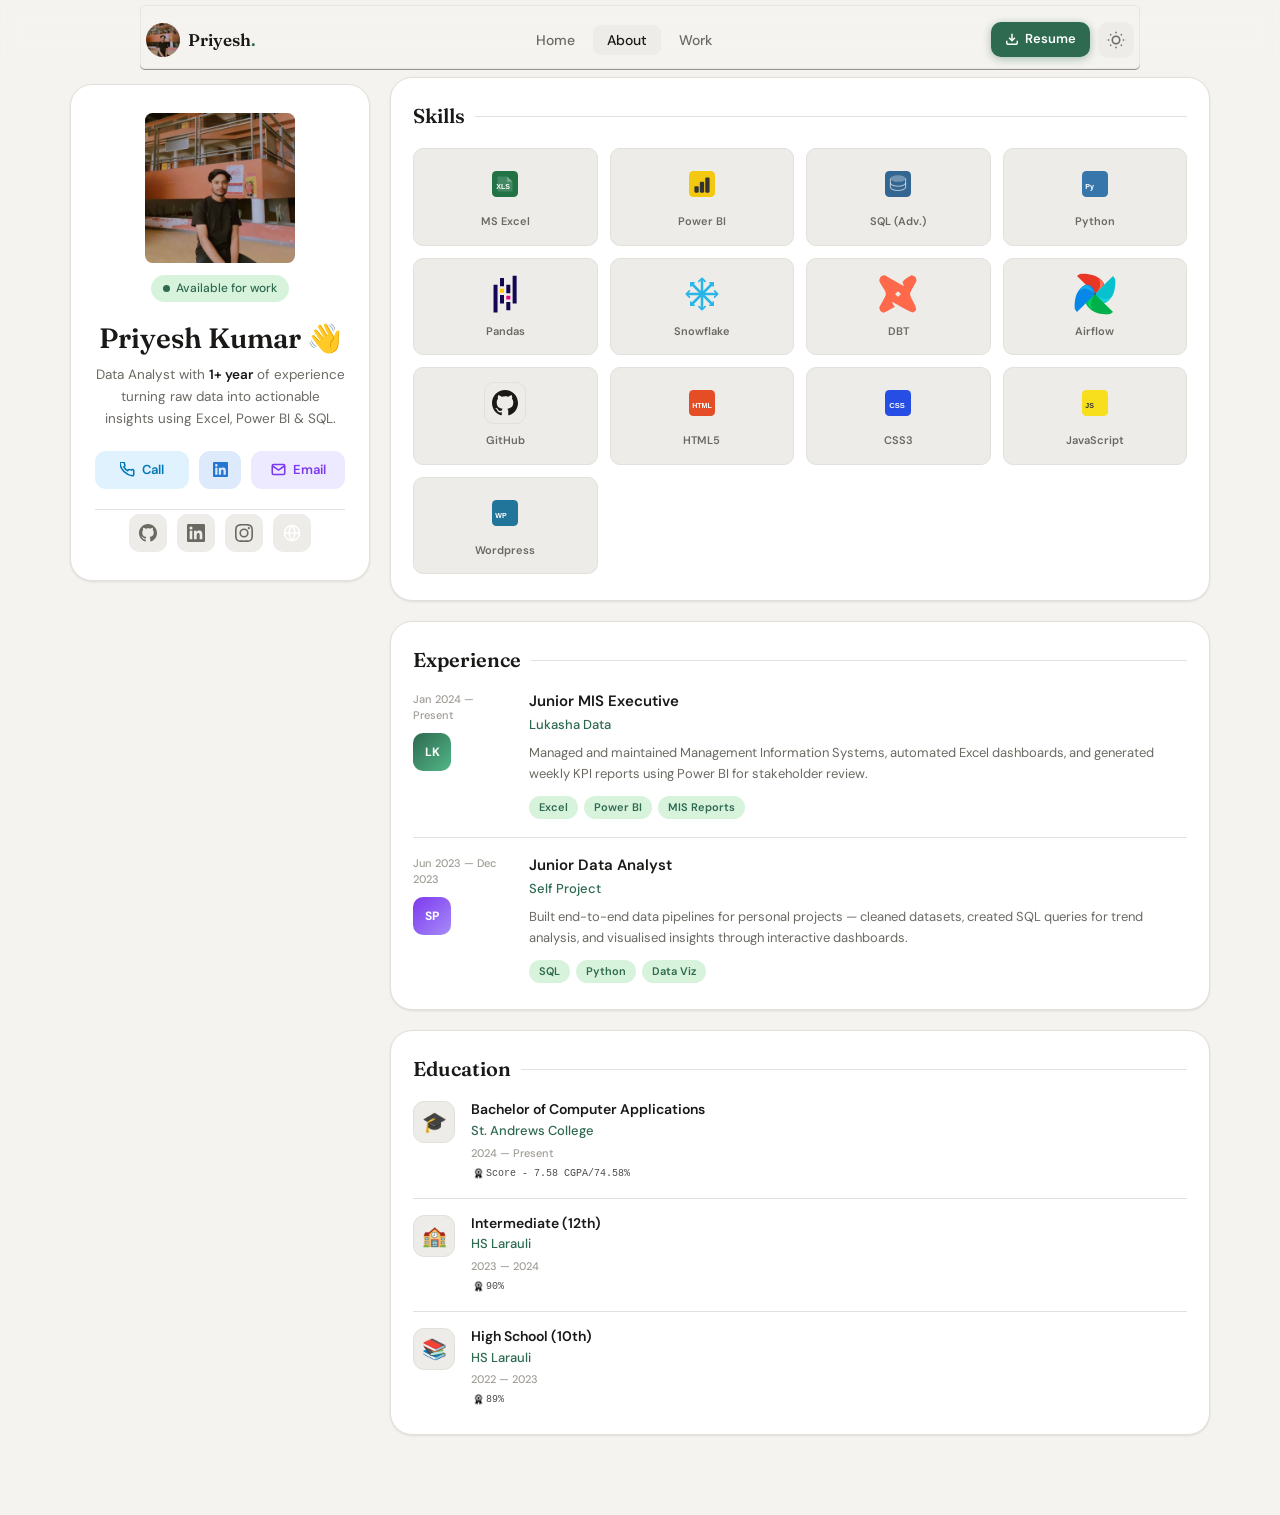
<file: index.html>
<!DOCTYPE html>
<html lang="en" data-theme="light">

<head>
  <meta charset="UTF-8" />
  <meta name="viewport" content="width=device-width, initial-scale=1.0" />
  <title>Priyesh—Data Analyst</title>
  <link rel="preconnect" href="https://fonts.googleapis.com" />
  <link rel="preconnect" href="https://fonts.gstatic.com" crossorigin />
  <link
    href="https://fonts.googleapis.com/css2?family=DM+Sans:ital,opsz,wght@0,9..40,300;0,9..40,400;0,9..40,500;0,9..40,600;0,9..40,700;1,9..40,400&family=Fraunces:ital,opsz,wght@0,9..144,300;0,9..144,600;1,9..144,400&display=swap"
    rel="stylesheet" />
  <link rel="stylesheet" href="style.css" />
</head>

<body>

  <!-- ═══════════════════════════════════════════
       NAVBAR
  ═══════════════════════════════════════════ -->
  <nav class="navbar" id="navbar">
    <div class="nav-inner">
      <a href="#" class="logo" aria-label="Home">
        <img src="pic1.jpg" class="logo-mark"></img>
        <span class="logo-text">Priyesh<em>.</em></span>
      </a>

      <ul class="nav-links" id="navLinks">
        <li><a href="#home" class="nav-link active">Home</a></li>
        <li><a href="#about" class="nav-link">About</a></li>
        <li><a href="#work" class="nav-link">Work</a></li>
      </ul>

      <div class="nav-actions">
        <a href="resume/Priyesh_Data_Analyst_Resume.pdf" class="btn-resume" download>
          <svg width="14" height="14" viewBox="0 0 24 24" fill="none" stroke="currentColor" stroke-width="2.5">
            <path d="M21 15v4a2 2 0 01-2 2H5a2 2 0 01-2-2v-4" />
            <polyline points="7 10 12 15 17 10" />
            <line x1="12" y1="15" x2="12" y2="3" />
          </svg>
          Resume
        </a>
        <button class="theme-toggle" id="themeToggle" aria-label="Toggle theme">
          <svg class="icon-sun" width="18" height="18" viewBox="0 0 24 24" fill="none" stroke="currentColor"
            stroke-width="2">
            <circle cx="12" cy="12" r="5" />
            <line x1="12" y1="1" x2="12" y2="3" />
            <line x1="12" y1="21" x2="12" y2="23" />
            <line x1="4.22" y1="4.22" x2="5.64" y2="5.64" />
            <line x1="18.36" y1="18.36" x2="19.78" y2="19.78" />
            <line x1="1" y1="12" x2="3" y2="12" />
            <line x1="21" y1="12" x2="23" y2="12" />
            <line x1="4.22" y1="19.78" x2="5.64" y2="18.36" />
            <line x1="18.36" y1="5.64" x2="19.78" y2="4.22" />
          </svg>
          <svg class="icon-moon" width="18" height="18" viewBox="0 0 24 24" fill="none" stroke="currentColor"
            stroke-width="2">
            <path d="M21 12.79A9 9 0 1111.21 3 7 7 0 0021 12.79z" />
          </svg>
        </button>
        <button class="hamburger" id="hamburger" aria-label="Open menu" aria-expanded="false">
          <span></span><span></span><span></span>
        </button>
      </div>
    </div>
  </nav>

  <!-- ═══════════════════════════════════════════
       HERO / MAIN CONTENT
  ═══════════════════════════════════════════ -->
  <main class="main-content" id="home">
    <div class="container">
      <div class="layout-grid">

        <!-- ───── LEFT COLUMN ───── -->
        <aside class="left-col">
          <div class="profile-card card" data-aos>
            <!-- Profile image -->
            <div class="profile-img-wrap">

              <div class="profile-img-slider">
                <img src="pic1.jpg" class="active" />
                <img src="pic2.jpg" />
                <img src="pic3.png" />
                <img src="pic4.jpg" />
              </div>

              <div class="status-badge">
                <span class="status-dot"></span>
                Available for work
              </div>

            </div>

            <!-- Identity -->
            <div class="profile-info">
              <h1 class="profile-name">Priyesh Kumar <span class="wave">👋</span></h1>
              <p class="profile-bio">
                Data Analyst with <strong>1+ year</strong> of experience turning raw data into actionable insights using
                Excel, Power BI &amp; SQL.
              </p>
            </div>

            <!-- CTA buttons -->
            <div class="cta-buttons">
              <a href="tel:+910000000000" class="btn btn-call" title="Call May No Available">
                <svg width="15" height="15" viewBox="0 0 24 24" fill="none" stroke="currentColor" stroke-width="2.5">
                  <path
                    d="M22 16.92v3a2 2 0 01-2.18 2 19.79 19.79 0 01-8.63-3.07A19.5 19.5 0 013.07 11a19.79 19.79 0 01-3.07-8.67A2 2 0 012 .18h3a2 2 0 012 1.72 12.84 12.84 0 00.7 2.81 2 2 0 01-.45 2.11L6.09 7.91a16 16 0 006 6l1.27-1.27a2 2 0 012.11-.45 12.84 12.84 0 002.81.7A2 2 0 0122 14z" />
                </svg>
                Call
              </a>
              <a href="https://www.linkedin.com/in/priyesh7998" target="_blank" class="btn btn-linkedin">
                <svg width="15" height="15" viewBox="0 0 24 24" fill="currentColor">
                  <path
                    d="M20.447 20.452h-3.554v-5.569c0-1.328-.027-3.037-1.852-3.037-1.853 0-2.136 1.445-2.136 2.939v5.667H9.351V9h3.414v1.561h.046c.477-.9 1.637-1.85 3.37-1.85 3.601 0 4.267 2.37 4.267 5.455v6.286zM5.337 7.433a2.062 2.062 0 01-2.063-2.065 2.064 2.064 0 112.063 2.065zm1.782 13.019H3.555V9h3.564v11.452zM22.225 0H1.771C.792 0 0 .774 0 1.729v20.542C0 23.227.792 24 1.771 24h20.451C23.2 24 24 23.227 24 22.271V1.729C24 .774 23.2 0 22.222 0h.003z" />
                </svg>
              </a>
              <a href="mailto:priyesh9080@email.com?subject=Hello&body=I want to contact you" class="btn btn-email">
                <svg width="15" height="15" viewBox="0 0 24 24" fill="none" stroke="currentColor" stroke-width="2.5">
                  <path d="M4 4h16c1.1 0 2 .9 2 2v12c0 1.1-.9 2-2 2H4c-1.1 0-2-.9-2-2V6c0-1.1.9-2 2-2z" />
                  <polyline points="22,6 12,13 2,6" />
                </svg>
                Email
              </a>
            </div>

            <!-- Social links -->
            <div class="social-links">
              <a href="https://github.com/priyesh7998" target="_blank" class="social-icon" aria-label="GitHub">
                <svg width="18" height="18" viewBox="0 0 24 24" fill="currentColor">
                  <path
                    d="M12 0C5.374 0 0 5.373 0 12c0 5.302 3.438 9.8 8.207 11.387.599.111.793-.261.793-.577v-2.234c-3.338.726-4.033-1.416-4.033-1.416-.546-1.387-1.333-1.756-1.333-1.756-1.089-.745.083-.729.083-.729 1.205.084 1.839 1.237 1.839 1.237 1.07 1.834 2.807 1.304 3.492.997.107-.775.418-1.305.762-1.604-2.665-.305-5.467-1.334-5.467-5.931 0-1.311.469-2.381 1.236-3.221-.124-.303-.535-1.524.117-3.176 0 0 1.008-.322 3.301 1.23A11.509 11.509 0 0112 5.803c1.02.005 2.047.138 3.006.404 2.291-1.552 3.297-1.23 3.297-1.23.653 1.653.242 2.874.118 3.176.77.84 1.235 1.911 1.235 3.221 0 4.609-2.807 5.624-5.479 5.921.43.372.823 1.102.823 2.222v3.293c0 .319.192.694.801.576C20.566 21.797 24 17.3 24 12c0-6.627-5.373-12-12-12z" />
                </svg>
              </a>
              <a href="https://www.linkedin.com/in/priyesh7998/" target="_blank" class="social-icon"
                aria-label="LinkedIn">
                <svg width="18" height="18" viewBox="0 0 24 24" fill="currentColor">
                  <path
                    d="M20.447 20.452h-3.554v-5.569c0-1.328-.027-3.037-1.852-3.037-1.853 0-2.136 1.445-2.136 2.939v5.667H9.351V9h3.414v1.561h.046c.477-.9 1.637-1.85 3.37-1.85 3.601 0 4.267 2.37 4.267 5.455v6.286zM5.337 7.433a2.062 2.062 0 01-2.063-2.065 2.064 2.064 0 112.063 2.065zm1.782 13.019H3.555V9h3.564v11.452zM22.225 0H1.771C.792 0 0 .774 0 1.729v20.542C0 23.227.792 24 1.771 24h20.451C23.2 24 24 23.227 24 22.271V1.729C24 .774 23.2 0 22.222 0h.003z" />
                </svg>
              </a>
              <a href="https://www.instagram.com/madara_7998/" target="_blank" class="social-icon"
                aria-label="Instagram">
                <svg width="18" height="18" viewBox="0 0 24 24" fill="currentColor">
                  <path
                    d="M12 2.163c3.204 0 3.584.012 4.85.07 3.252.148 4.771 1.691 4.919 4.919.058 1.265.069 1.645.069 4.849 0 3.205-.012 3.584-.069 4.849-.149 3.225-1.664 4.771-4.919 4.919-1.266.058-1.644.07-4.85.07-3.204 0-3.584-.012-4.849-.07-3.26-.149-4.771-1.699-4.919-4.92-.058-1.265-.07-1.644-.07-4.849 0-3.204.013-3.583.07-4.849.149-3.227 1.664-4.771 4.919-4.919 1.266-.057 1.645-.069 4.849-.069zm0-2.163c-3.259 0-3.667.014-4.947.072-4.358.2-6.78 2.618-6.98 6.98-.059 1.281-.073 1.689-.073 4.948 0 3.259.014 3.668.072 4.948.2 4.358 2.618 6.78 6.98 6.98 1.281.058 1.689.072 4.948.072 3.259 0 3.668-.014 4.948-.072 4.354-.2 6.782-2.618 6.979-6.98.059-1.28.073-1.689.073-4.948 0-3.259-.014-3.667-.072-4.947-.196-4.354-2.617-6.78-6.979-6.98-1.281-.059-1.69-.073-4.949-.073zm0 5.838a6.162 6.162 0 100 12.324 6.162 6.162 0 000-12.324zM12 16a4 4 0 110-8 4 4 0 010 8zm6.406-11.845a1.44 1.44 0 100 2.881 1.44 1.44 0 000-2.881z" />
                </svg>
              </a>
              <a title="Full Website" href="https://madaraweb.com/contact" target="_blank" class="social-icon"
                aria-label="Website">
                <svg class="globe-anim" width="18" height="18" viewBox="0 0 24 24" fill="none" stroke="currentColor"
                  stroke-width="2">
                  <circle cx="12" cy="12" r="10" />
                  <line x1="2" y1="12" x2="22" y2="12" />
                  <path d="M12 2a15.3 15.3 0 014 10 15.3 15.3 0 01-4 10 15.3 15.3 0 01-4-10 15.3 15.3 0 014-10z" />
                </svg>
              </a>
            </div>
          </div>
        </aside>

        <!-- ───── RIGHT COLUMN ───── -->
        <section class="right-col" id="about">

          <!-- SKILLS -->
          <div class="section-card card" data-aos>
            <h2 class="section-title">Skills</h2>
            <div class="skills-grid">

              <a href="/learning/excel/">
                <div class="skill-item">
                  <div class="skill-icon excel">
                    <svg width="26" height="26" viewBox="0 0 48 48" fill="none">
                      <rect width="48" height="48" rx="8" fill="#217346" />
                      <path d="M28 10H12a2 2 0 00-2 2v24a2 2 0 002 2h24a2 2 0 002-2V20L28 10z" fill="#fff"
                        fill-opacity=".15" />
                      <path d="M28 10v10h10L28 10z" fill="#fff" fill-opacity=".3" /><text x="8" y="34"
                        font-family="Arial" font-weight="bold" font-size="13" fill="white">XLS</text>
                    </svg>
                  </div>
                  <span>MS Excel</span>
                </div>
              </a>

              <a href="/learning/power-bi/">
                <div class="skill-item">
                  <div class="skill-icon powerbi">
                    <svg width="26" height="26" viewBox="0 0 48 48" fill="none">
                      <rect width="48" height="48" rx="8" fill="#F2C811" />
                      <rect x="10" y="28" width="8" height="12" rx="2" fill="#333" />
                      <rect x="20" y="20" width="8" height="20" rx="2" fill="#333" />
                      <rect x="30" y="12" width="8" height="28" rx="2" fill="#333" />
                    </svg>
                  </div>
                  <span>Power BI</span>
                </div>
              </a>

              <a href="/learning/sql/">
                <div class="skill-item">
                  <div class="skill-icon sql">
                    <svg width="26" height="26" viewBox="0 0 48 48" fill="none">
                      <rect width="48" height="48" rx="8" fill="#336791" />
                      <ellipse cx="24" cy="14" rx="14" ry="6" fill="#fff" fill-opacity=".3" />
                      <path d="M10 14v8c0 3.314 6.268 6 14 6s14-2.686 14-6v-8" stroke="#fff" stroke-opacity=".6"
                        stroke-width="2" />
                      <path d="M10 22v8c0 3.314 6.268 6 14 6s14-2.686 14-6v-8" stroke="#fff" stroke-opacity=".6"
                        stroke-width="2" />
                    </svg>
                  </div>
                  <span>SQL (Adv.)</span>
                </div>
              </a>

              <a href="/learning/python/">
                <div class="skill-item">
                  <div class="skill-icon python">
                    <svg width="26" height="26" viewBox="0 0 48 48" fill="none">
                      <rect width="48" height="48" rx="8" fill="#3776AB" /><text x="6" y="34" font-family="Arial"
                        font-weight="bold" font-size="13" fill="white">Py</text>
                    </svg>
                  </div>
                  <span>Python</span>
                </div>
              </a>

              <a href="/learning/pandas/">
                <div class="skill-item">
                  <div class="skill-icon python">
                    <svg xmlns="http://www.w3.org/2000/svg" viewBox="0 0 128 128">
                      <path style="-inkscape-stroke:none"
                        d="M48.697 15.176h12.25v25.437h-12.25zm0 52.251h12.25v25.436h-12.25z" color="#000"
                        fill="#130754" />
                      <path style="-inkscape-stroke:none" d="M48.697 48.037h12.25v12.001h-12.25z" color="#000"
                        fill="#ffca00" />
                      <path style="-inkscape-stroke:none"
                        d="M29.017 36.087h12.25v84.552h-12.25zM67.97 88.414h12.25v25.436H67.97zm0-52.297h12.25v25.437H67.97z"
                        color="#000" fill="#130754" />
                      <path style="-inkscape-stroke:none" d="M67.97 68.983h12.25v12.001H67.97z" color="#000"
                        fill="#e70488" />
                      <path style="-inkscape-stroke:none" d="M87.238 8.55h12.25v84.552h-12.25z" color="#000"
                        fill="#130754" />
                    </svg>

                  </div>
                  <span> Pandas </span>
                </div>
              </a>

              <a href="/learning/snowflake/">
                <div class="skill-item">
                  <div class="skill-icon python">
                    <svg width="200" height="200" viewBox="0 0 200 200" xmlns="http://www.w3.org/2000/svg">
                      <g fill="#29B5E8">
                        <!-- Center -->
                        <circle cx="100" cy="100" r="12" />

                        <!-- Vertical -->
                        <rect x="94" y="25" width="12" height="150" rx="6" />

                        <!-- Horizontal -->
                        <rect x="25" y="94" width="150" height="12" rx="6" />

                        <!-- Diagonal 1 -->
                        <rect x="94" y="25" width="12" height="150" rx="6" transform="rotate(45 100 100)" />

                        <!-- Diagonal 2 -->
                        <rect x="94" y="25" width="12" height="150" rx="6" transform="rotate(-45 100 100)" />

                        <!-- Snowflake branches -->
                        <path d="M100 25 L85 40 M100 25 L115 40
                                  M100 175 L85 160 M100 175 L115 160
                                  M25 100 L40 85 M25 100 L40 115
                                  M175 100 L160 85 M175 100 L160 115
                                  M47 47 L62 47 M47 47 L47 62
                                  M153 47 L138 47 M153 47 L153 62
                                  M47 153 L62 153 M47 153 L47 138
                                  M153 153 L138 153 M153 153 L153 138" fill="none" stroke="#29B5E8" stroke-width="8"
                          stroke-linecap="round" stroke-linejoin="round" />
                      </g>
                    </svg>
                  </div>
                  <span> Snowflake </span>
                </div>
              </a>

              <!--------- DATA BUILD TOOL ----------->
              <a href="/learning/dbt/">
                <div class="skill-item">
                  <div class="skill-icon python">
                    <svg width="200" height="200" viewBox="0 0 447 447" xmlns="http://www.w3.org/2000/svg">
                      <path fill="#FF694B" fill-rule="evenodd" d="
                                    M41 37
                                    Q26 59 24 81
                                    Q25 100 88 194
                                    Q94 216 94 231
                                    Q85 259 25 362
                                    Q23 376 34 401
                                    Q52 417 70 423
                                    Q81 422 191 360
                                    Q170 337 160 309
                                    Q162 304 274 371
                                    Q363 420 381 421
                                    Q400 412 417 393
                                    Q423 368 358 252
                                    Q352 230 352 215
                                    Q362 185 421 84
                                    Q423 70 411 44
                                    Q387 26 365 24
                                    Q255 86 275 108
                                    Q283 126 286 139
                                    Q284 142 84 25
                                    Q65 24 41 37
                                    Z

                                    M223 196
                                    Q227 196 251 220
                                    Q255 224 251 228
                                    L228 251
                                    Q223 255 219 251
                                    L196 228
                                                          Q192 224 196 220
                                                          L219 197
                                                          Q221 195 223 196
                                                          Z
                                                            " />
                    </svg>
                  </div>
                  <span> DBT </span>
                </div>
              </a>


              <!--------- Apache Airflow ----------->
              <a href="/learning/airflow/">
                <div class="skill-item">
                  <div class="skill-icon python">
                    <svg width="200" height="200" viewBox="0 0 700 700" xmlns="http://www.w3.org/2000/svg">

                      <!-- Top / Red blade -->
                      <path d="M8 7
                                    C145 5 280 12 365 55
                                    C425 85 470 125 495 165
                                    C515 205 510 250 485 285
                                    C465 315 425 340 350 350
                                    L210 210
                                    Z" fill="#E83825" />

                      <!-- Red inner highlight -->
                      <path d="M350 350
                                    C390 330 430 305 470 270
                                    C505 240 505 190 480 155
                                    C460 130 440 110 410 95
                                    C430 125 440 165 435 205
                                    C430 260 400 305 350 350Z" fill="#FF7258" />


                      <!-- Right / Cyan blade -->
                      <path d="M693 7
                                    C695 145 690 280 647 365
                                    C615 425 575 465 535 490
                                    C495 510 450 505 415 480
                                    C385 460 360 420 350 350
                                    L490 210
                                    Z" fill="#08C1CF" />

                      <!-- Cyan inner highlight -->
                      <path d="M350 350
                                    C370 390 395 430 430 470
                                    C460 505 510 505 545 480
                                    C570 460 590 440 605 410
                                    C575 430 535 440 495 435
                                    C440 430 395 400 350 350Z" fill="#18D3DF" />


                      <!-- Bottom / Green blade -->
                      <path d="M693 693
                                    C555 695 420 690 335 647
                                    C275 615 235 575 210 535
                                    C190 495 195 450 220 415
                                    C240 385 280 360 350 350
                                    L490 490
                                    Z" fill="#00B04B" />

                      <!-- Green inner highlight -->
                      <path d="M350 350
                                    C330 370 290 395 250 430
                                    C215 460 215 510 240 545
                                    C260 570 280 590 310 605
                                    C290 575 280 535 285 495
                                    C290 440 320 395 350 350Z" fill="#00D15A" />


                      <!-- Left / Blue blade -->
                      <path d="M7 693
                                    C5 555 10 420 53 335
                                    C85 275 125 235 165 210
                                    C205 190 250 195 285 220
                                    C315 240 340 280 350 350
                                    L210 490
                                    Z" fill="#0787E8" />

                      <!-- Blue inner highlight -->
                      <path d="M350 350
                                    C330 310 305 270 270 230
                                    C240 195 190 195 155 220
                                    C130 240 110 260 95 290
                                    C125 270 165 260 205 265
                                    C260 270 305 300 350 350Z" fill="#16AEEB" />


                      <!-- Center -->
                      <circle cx="350" cy="350" r="15" fill="#4A4A4A" />

                    </svg>
                  </div>
                  <span> Airflow </span>
                </div>
              </a>


              <div class="skill-item">
                <div class="skill-icon github">
                  <svg width="26" height="26" viewBox="0 0 24 24" fill="currentColor">
                    <path
                      d="M12 0C5.374 0 0 5.373 0 12c0 5.302 3.438 9.8 8.207 11.387.599.111.793-.261.793-.577v-2.234c-3.338.726-4.033-1.416-4.033-1.416-.546-1.387-1.333-1.756-1.333-1.756-1.089-.745.083-.729.083-.729 1.205.084 1.839 1.237 1.839 1.237 1.07 1.834 2.807 1.304 3.492.997.107-.775.418-1.305.762-1.604-2.665-.305-5.467-1.334-5.467-5.931 0-1.311.469-2.381 1.236-3.221-.124-.303-.535-1.524.117-3.176 0 0 1.008-.322 3.301 1.23A11.509 11.509 0 0112 5.803c1.02.005 2.047.138 3.006.404 2.291-1.552 3.297-1.23 3.297-1.23.653 1.653.242 2.874.118 3.176.77.84 1.235 1.911 1.235 3.221 0 4.609-2.807 5.624-5.479 5.921.43.372.823 1.102.823 2.222v3.293c0 .319.192.694.801.576C20.566 21.797 24 17.3 24 12c0-6.627-5.373-12-12-12z" />
                  </svg>
                </div>
                <span>GitHub</span>
              </div>


              <div class="skill-item">
                <div class="skill-icon html">
                  <svg width="26" height="26" viewBox="0 0 48 48" fill="none">
                    <rect width="48" height="48" rx="8" fill="#E44D26" />
                    <text x="6" y="34" font-family="Arial" font-weight="bold" font-size="13" fill="white">HTML</text>
                  </svg>
                </div>
                <span>HTML5</span>
              </div>

              <div class="skill-item">
                <div class="skill-icon css">
                  <svg width="26" height="26" viewBox="0 0 48 48" fill="none">
                    <rect width="48" height="48" rx="8" fill="#264DE4" />
                    <text x="8" y="34" font-family="Arial" font-weight="bold" font-size="14" fill="white">CSS</text>
                  </svg>
                </div>
                <span>CSS3</span>
              </div>

              <div class="skill-item">
                <div class="skill-icon js">
                  <svg width="26" height="26" viewBox="0 0 48 48" fill="none">
                    <rect width="48" height="48" rx="8" fill="#F7DF1E" />
                    <text x="6" y="34" font-family="Arial" font-weight="bold" font-size="13" fill="#333">JS</text>
                  </svg>
                </div>
                <span>JavaScript</span>
              </div>

              <div class="skill-item">
                <div class="skill-icon js">
                  <svg width="26" height="26" viewBox="0 0 48 48" fill="none">
                    <rect width="48" height="48" rx="8" fill="#21759B" />
                    <text x="6" y="34" font-family="Arial" font-weight="bold" font-size="13" fill="#ffffff">WP</text>
                  </svg>
                </div>
                <span>Wordpress</span>
              </div>

            </div>
          </div>

          <!-- EXPERIENCE -->
          <div class="section-card card" data-aos id="work">
            <h2 class="section-title">Experience</h2>
            <div class="timeline">

              <div class="timeline-item">
                <div class="timeline-meta">
                  <span class="timeline-date">Jan 2024 — Present</span>
                  <div class="company-badge lukasha">LK</div>
                </div>
                <div class="timeline-body">
                  <h3 class="job-title">Junior MIS Executive</h3>
                  <p class="company-name">Lukasha Data</p>
                  <p class="job-desc">Managed and maintained Management Information Systems, automated Excel dashboards,
                    and generated weekly KPI reports using Power BI for stakeholder review.</p>
                  <div class="tag-list">
                    <span class="tag">Excel</span>
                    <span class="tag">Power BI</span>
                    <span class="tag">MIS Reports</span>
                  </div>
                </div>
              </div>

              <div class="timeline-item">
                <div class="timeline-meta">
                  <span class="timeline-date">Jun 2023 — Dec 2023</span>
                  <div class="company-badge self">SP</div>
                </div>
                <div class="timeline-body">
                  <h3 class="job-title">Junior Data Analyst</h3>
                  <p class="company-name">Self Project</p>
                  <p class="job-desc">Built end-to-end data pipelines for personal projects — cleaned datasets, created
                    SQL queries for trend analysis, and visualised insights through interactive dashboards.</p>
                  <div class="tag-list">
                    <span class="tag">SQL</span>
                    <span class="tag">Python</span>
                    <span class="tag">Data Viz</span>
                  </div>
                </div>
              </div>

            </div>
          </div>

          <!-- EDUCATION -->
          <div class="section-card card" data-aos>
            <h2 class="section-title">Education</h2>
            <div class="edu-list">

              <div class="edu-item">
                <div class="edu-icon">🎓</div>
                <div class="edu-body">
                  <h3 class="edu-degree">Bachelor of Computer Applications</h3>
                  <p class="edu-school">St. Andrews College</p>
                  <span class="edu-year">2024 — Present</span>
                  <div class="score">
                    <img src="awardLogo.png" alt="awardLogo">
                    <span>Score - 7.58 CGPA/74.58%</span>
                  </div>
                </div>
              </div>

              <div class="edu-item">
                <div class="edu-icon">🏫</div>
                <div class="edu-body">
                  <h3 class="edu-degree">Intermediate (12th)</h3>
                  <p class="edu-school">HS Larauli</p>
                  <span class="edu-year">2023 — 2024</span>
                  <div class="score">
                    <img src="awardLogo.png" alt="awardLogo">
                    <span>90%</span>
                  </div>
                </div>
              </div>

              <div class="edu-item">
                <div class="edu-icon">📚</div>
                <div class="edu-body">
                  <h3 class="edu-degree">High School (10th)</h3>
                  <p class="edu-school">HS Larauli</p>
                  <span class="edu-year">2022 — 2023</span>
                  <div class="score">
                    <img src="awardLogo.png" alt="awardLogo">
                    <span>89%</span>
                  </div>
                </div>
              </div>

            </div>
          </div>

          <!-- LEARNING JOURNEY -->
          <!-- <div class="section-card card learning-section" data-aos>
            <h2 class="section-title">Learning Journey</h2>

             <div class="learning-grid" id="learning-grid"></div>
          </div> -->

        </section>
        <!-- end right-col -->

      </div>
    </div>
  </main>

  <!-- Mobile nav overlay -->
  <div class="nav-overlay" id="navOverlay"></div>

  <script src="script.js"></script>
</body>

</html>
</file>
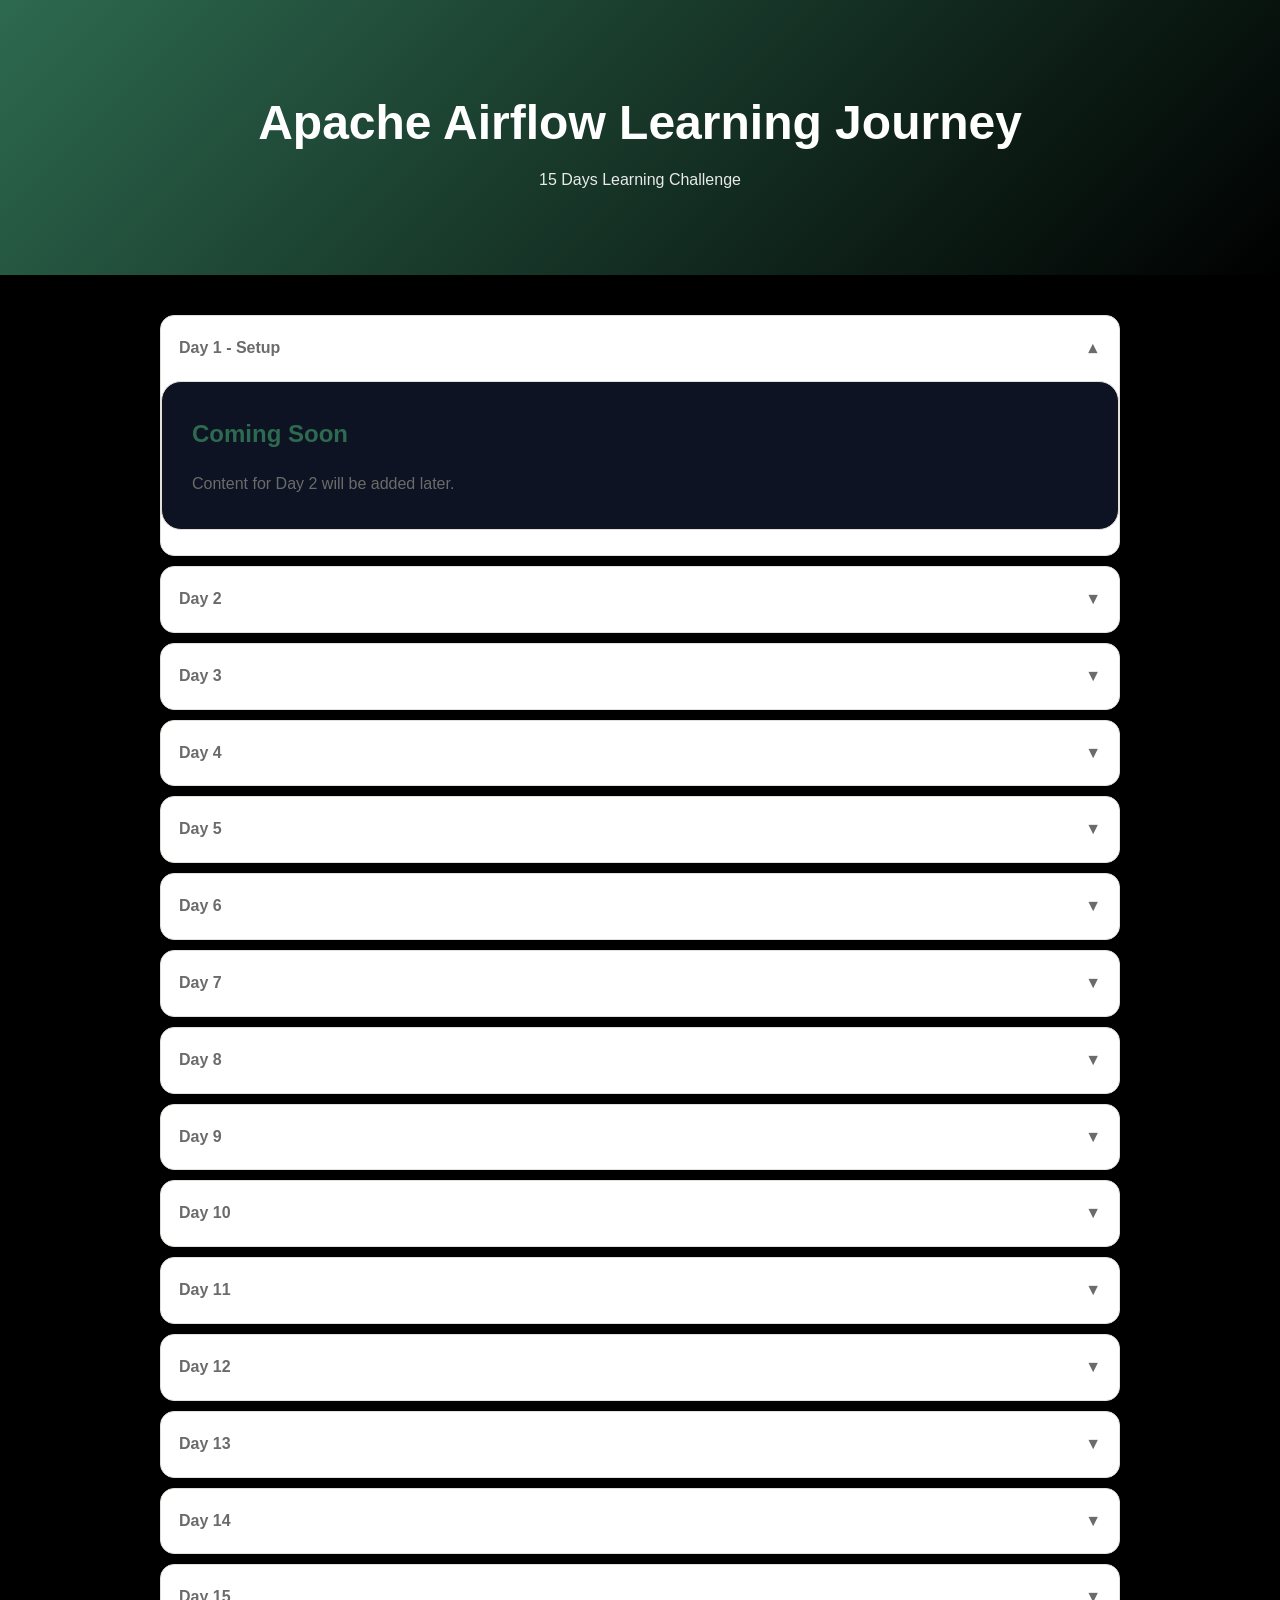
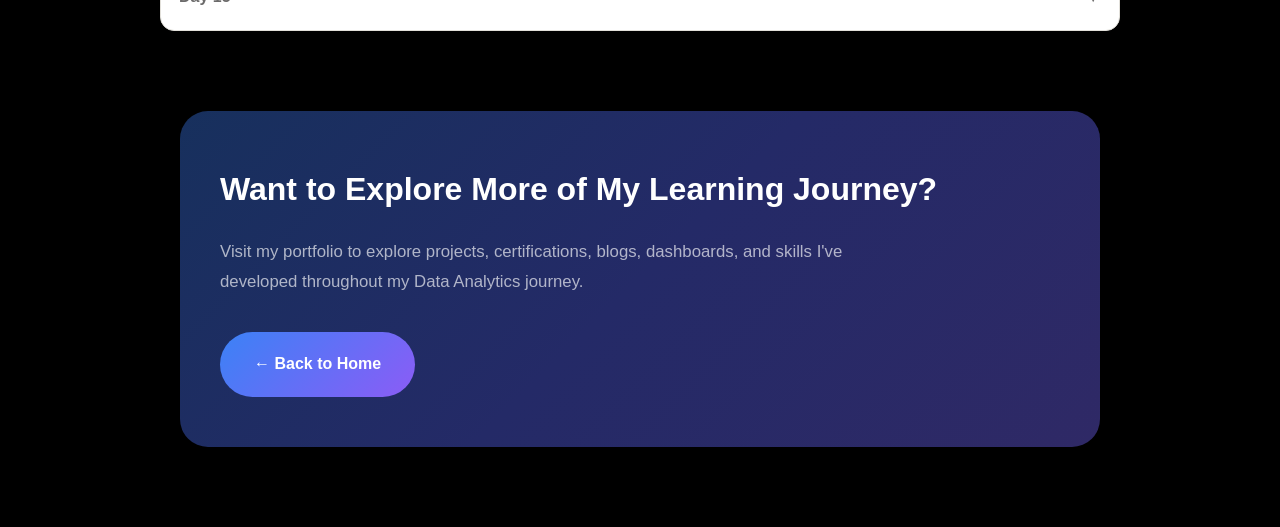
<file: learning/airflow/index.html>
<!DOCTYPE html>
<html lang="en">

<head>
    <meta charset="UTF-8">
    <meta name="viewport" content="width=device-width, initial-scale=1.0">
    <title>Apache Airflow Learning Journey</title>
    <style>
        :root {
            --bg: #000000;
            --bg-card: #0D1322;
            --border: #e2e0da;
            --text-primary: #6c6b6b;
            --text-secondary: #b52020;
            --accent: #2d6a4f;
            --accent-light: #d8f3dc;
        }

        * {
            margin: 0;
            padding: 0;
            box-sizing: border-box
        }

        body {
            font-family: Inter, Arial, sans-serif;
            background: var(--bg);
            color: var(--text-primary);
            line-height: 1.8
        }

        .hero {
            padding: 80px 20px;
            background: linear-gradient(135deg, var(--accent), #000000);
            color: white;
            text-align: center
        }

        .hero h1 {
            font-size: 3rem
        }

        .hero p {
            opacity: .9
        }

        .container {
            max-width: 1000px;
            margin: auto;
            padding: 40px 20px
        }

        .card {
            background: var(--bg-card);
            border: 1px solid var(--border);
            border-radius: 20px;
            padding: 30px;
            margin-bottom: 25px;
        }

        h2 {
            margin-bottom: 15px;
            color: var(--accent)
        }

        h3 {
            margin: 20px 0 10px
        }

        table {
            width: 100%;
            border-collapse: collapse;
            margin: 15px 0;
        }

        th,
        td {
            border: 1px solid var(--border);
            padding: 12px;
            text-align: left;
        }

        th {
            background: var(--accent-light)
        }

        pre {
            background: #111827;
            color: #f8fafc;
            padding: 20px;
            border-radius: 12px;
            overflow: auto;
        }

        .accordion-item {
            background: white;
            border: 1px solid var(--border);
            border-radius: 14px;
            margin-bottom: 10px;
            overflow: hidden;
        }

        .accordion-header {
            padding: 18px;
            cursor: pointer;
            display: flex;
            justify-content: space-between;
            font-weight: 700;
        }

        .accordion-content {
            max-height: 0;
            overflow: hidden;
            transition: .4s;
        }

        .accordion-item.active .accordion-content {
            max-height: 6000px;
        }

        .arrow {
            transition: .3s
        }

        .accordion-item.active .arrow {
            transform: rotate(180deg)
        }

        .toc a {
            display: block;
            color: var(--accent);
            text-decoration: none;
            margin: 8px 0
        }

               /* CTA Button CSS*/


        .home-cta {
            margin: 80px 0 40px;
            padding: 0 20px;
        }

        .home-cta-content {
            max-width: 1100px;
            margin: auto;

            background: linear-gradient(135deg,
                    #17305d 0%,
                    #242a67 50%,
                    #2f2966 100%);

            border-radius: 28px;

            padding: 50px 40px;

            box-shadow:
                0 10px 30px rgba(0, 0, 0, .18);
        }

        .home-cta-content h2 {
            color: #fff;
            font-size: 2rem;
            font-weight: 700;
            margin-bottom: 18px;
        }

        .home-cta-content p {
            color: rgba(255, 255, 255, .65);
            max-width: 700px;
            line-height: 1.8;
            font-size: 1.05rem;
            margin-bottom: 35px;
        }

        .home-btn {
            display: inline-flex;
            align-items: center;
            justify-content: center;

            padding: 18px 34px;

            background: linear-gradient(135deg,
                    #3b82f6,
                    #8b5cf6);

            color: white;
            text-decoration: none;
            font-weight: 700;
            font-size: 1rem;

            border-radius: 999px;

            transition: .35s ease;
        }

        .home-btn:hover {
            transform: translateY(-4px);
            box-shadow: 0 10px 25px rgba(99, 102, 241, .35);
        }

        /* Mobile Responsive CTA Button*/

        @media (max-width:768px) {

            .home-cta-content {
                padding: 35px 25px;
            }

            .home-cta-content h2 {
                font-size: 1.5rem;
            }

            .home-btn {
                width: 100%;
            }
        }

    </style>
</head>

<body>

    <section class="hero">
        <h1>Apache Airflow Learning Journey</h1>
        <p> 15 Days Learning Challenge</p>
    </section>

    <div class="container">



        <div class="accordion">

            <div class="accordion-item active">
                <div class="accordion-header">
                    <span>Day 1 - Setup</span>
                    <span class="arrow">▼</span>
                </div>

                <div class="accordion-content">
                    <div class="card">
                        <h2>Coming Soon</h2>
                        <p>Content for Day 2 will be added later.</p>
                    </div>

                </div> 
                  
            </div>

            <div class="accordion-item">
                <div class="accordion-header">
                    <span>Day 2</span><span class="arrow">▼</span>
                </div>
                <div class="accordion-content">
                    <div class="card">
                        <h2>Coming Soon</h2>
                        <p>Content for Day 2 will be added later.</p>
                    </div>
                </div>
            </div>

            <div class="accordion-item">
                <div class="accordion-header">
                    <span>Day 3</span><span class="arrow">▼</span>
                </div>
                <div class="accordion-content">
                    <div class="card">
                        <h2>Coming Soon</h2>
                        <p>Content for Day 3 will be added later.</p>
                    </div>
                </div>
            </div>

            <div class="accordion-item">
                <div class="accordion-header">
                    <span>Day 4</span><span class="arrow">▼</span>
                </div>
                <div class="accordion-content">
                    <div class="card">
                        <h2>Coming Soon</h2>
                        <p>Content for Day 4 will be added later.</p>
                    </div>
                </div>
            </div>

            <div class="accordion-item">
                <div class="accordion-header">
                    <span>Day 5</span><span class="arrow">▼</span>
                </div>
                <div class="accordion-content">
                    <div class="card">
                        <h2>Coming Soon</h2>
                        <p>Content for Day 5 will be added later.</p>
                    </div>
                </div>
            </div>

            <div class="accordion-item">
                <div class="accordion-header">
                    <span>Day 6</span><span class="arrow">▼</span>
                </div>
                <div class="accordion-content">
                    <div class="card">
                        <h2>Coming Soon</h2>
                        <p>Content for Day 6 will be added later.</p>
                    </div>
                </div>
            </div>

            <div class="accordion-item">
                <div class="accordion-header">
                    <span>Day 7</span><span class="arrow">▼</span>
                </div>
                <div class="accordion-content">
                    <div class="card">
                        <h2>Coming Soon</h2>
                        <p>Content for Day 7 will be added later.</p>
                    </div>
                </div>
            </div>

            <div class="accordion-item">
                <div class="accordion-header">
                    <span>Day 8</span><span class="arrow">▼</span>
                </div>
                <div class="accordion-content">
                    <div class="card">
                        <h2>Coming Soon</h2>
                        <p>Content for Day 8 will be added later.</p>
                    </div>
                </div>
            </div>

            <div class="accordion-item">
                <div class="accordion-header">
                    <span>Day 9</span><span class="arrow">▼</span>
                </div>
                <div class="accordion-content">
                    <div class="card">
                        <h2>Coming Soon</h2>
                        <p>Content for Day 9 will be added later.</p>
                    </div>
                </div>
            </div>

            <div class="accordion-item">
                <div class="accordion-header">
                    <span>Day 10</span><span class="arrow">▼</span>
                </div>
                <div class="accordion-content">
                    <div class="card">
                        <h2>Coming Soon</h2>
                        <p>Content for Day 10 will be added later.</p>
                    </div>
                </div>
            </div>

            <div class="accordion-item">
                <div class="accordion-header">
                    <span>Day 11</span><span class="arrow">▼</span>
                </div>
                <div class="accordion-content">
                    <div class="card">
                        <h2>Coming Soon</h2>
                        <p>Content for Day 11 will be added later.</p>
                    </div>
                </div>
            </div>

            <div class="accordion-item">
                <div class="accordion-header">
                    <span>Day 12</span><span class="arrow">▼</span>
                </div>
                <div class="accordion-content">
                    <div class="card">
                        <h2>Coming Soon</h2>
                        <p>Content for Day 12 will be added later.</p>
                    </div>
                </div>
            </div>

            <div class="accordion-item">
                <div class="accordion-header">
                    <span>Day 13</span><span class="arrow">▼</span>
                </div>
                <div class="accordion-content">
                    <div class="card">
                        <h2>Coming Soon</h2>
                        <p>Content for Day 13 will be added later.</p>
                    </div>
                </div>
            </div>

            <div class="accordion-item">
                <div class="accordion-header">
                    <span>Day 14</span><span class="arrow">▼</span>
                </div>
                <div class="accordion-content">
                    <div class="card">
                        <h2>Coming Soon</h2>
                        <p>Content for Day 14 will be added later.</p>
                    </div>
                </div>
            </div>

            <div class="accordion-item">
                <div class="accordion-header">
                    <span>Day 15</span><span class="arrow">▼</span>
                </div>
                <div class="accordion-content">
                    <div class="card">
                        <h2>Coming Soon</h2>
                        <p>Content for Day 15 will be added later.</p>
                    </div>
                </div>
            </div>

        </div>

        <!-- /* CTA Button For Go To Home*/ -->
        <section class="home-cta">
            <div class="home-cta-content">
                <h2>Want to Explore More of My Learning Journey?</h2>

                <p>
                    Visit my portfolio to explore projects, certifications,
                    blogs, dashboards, and skills I've developed throughout
                    my Data Analytics journey.
                </p>

                <a href="../../" class="home-btn">
                    ← Back to Home
                </a>
            </div>
        </section>

        <script>
            const items = document.querySelectorAll('.accordion-item');
            items.forEach(item => {
                item.querySelector('.accordion-header').addEventListener('click', () => {
                    items.forEach(i => { if (i !== item) i.classList.remove('active') });
                    item.classList.toggle('active');
                });
            });
        </script>

</body>

</html>
</file>
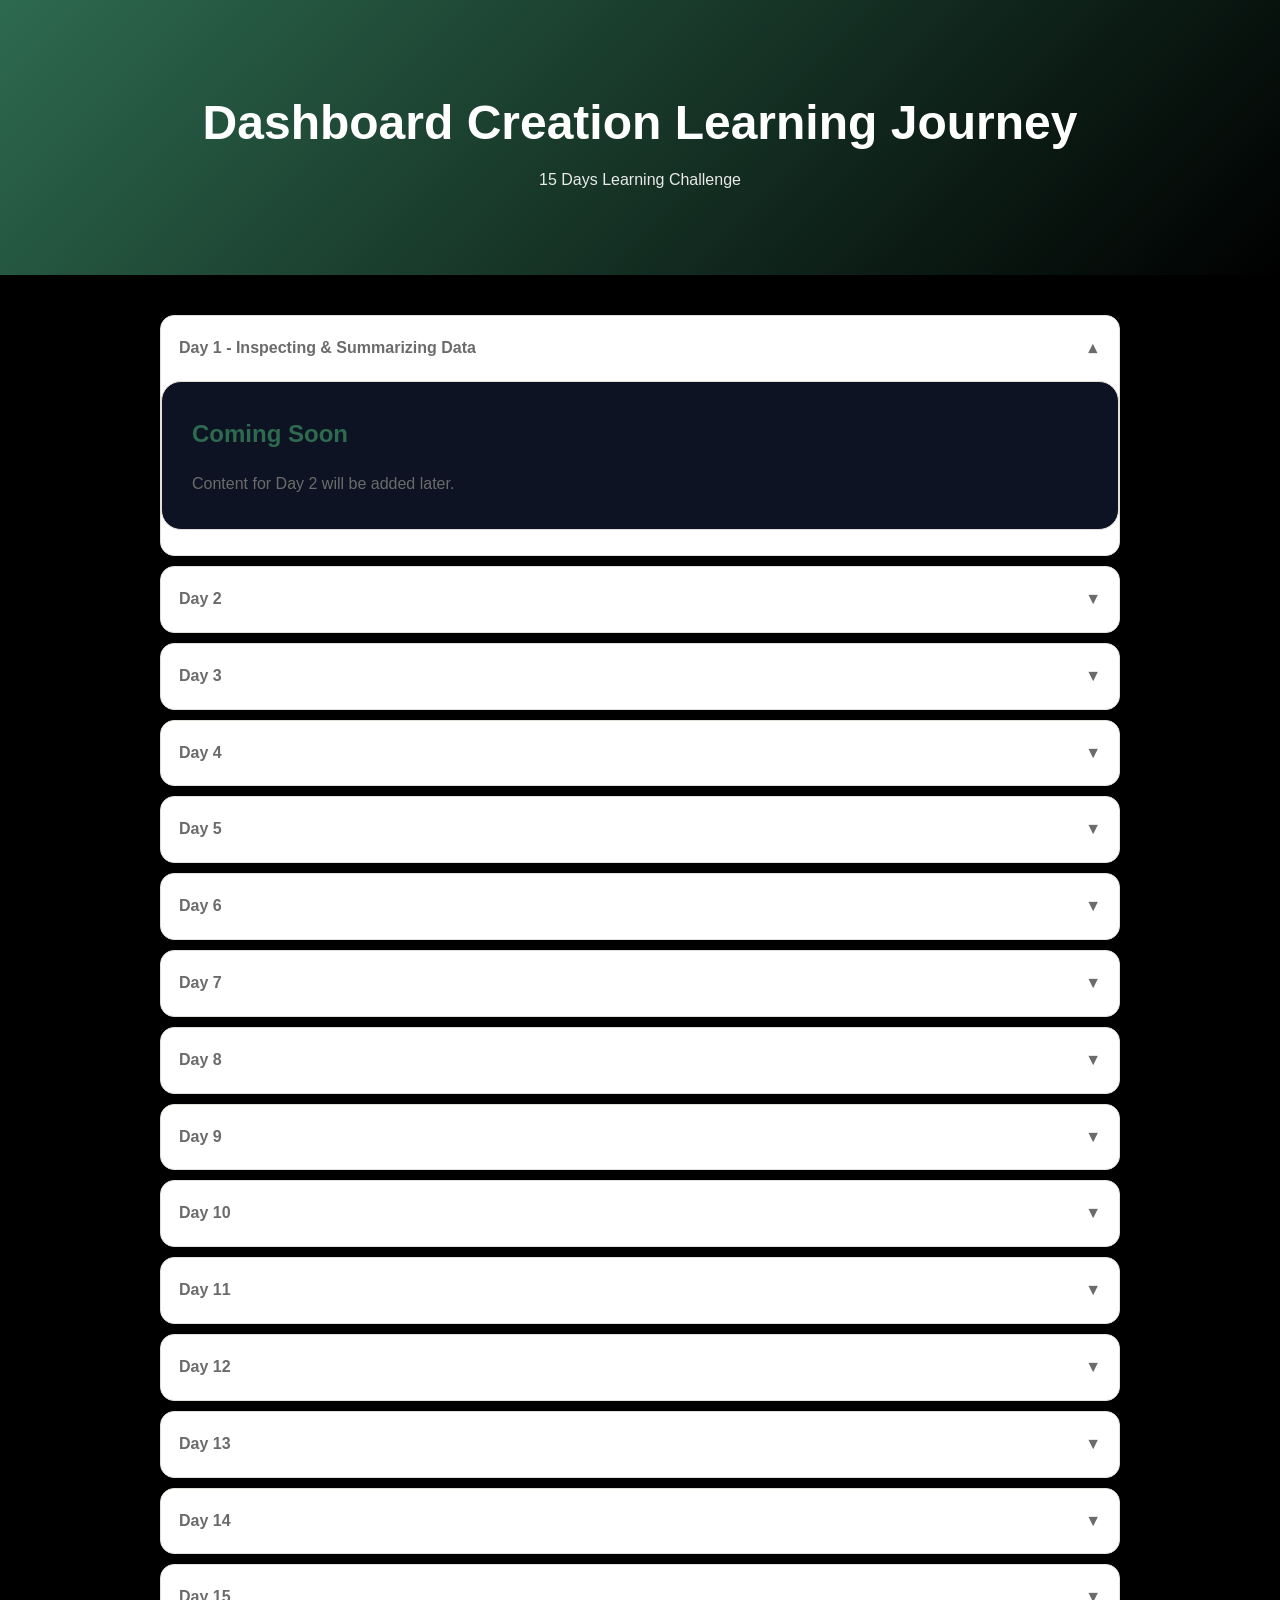
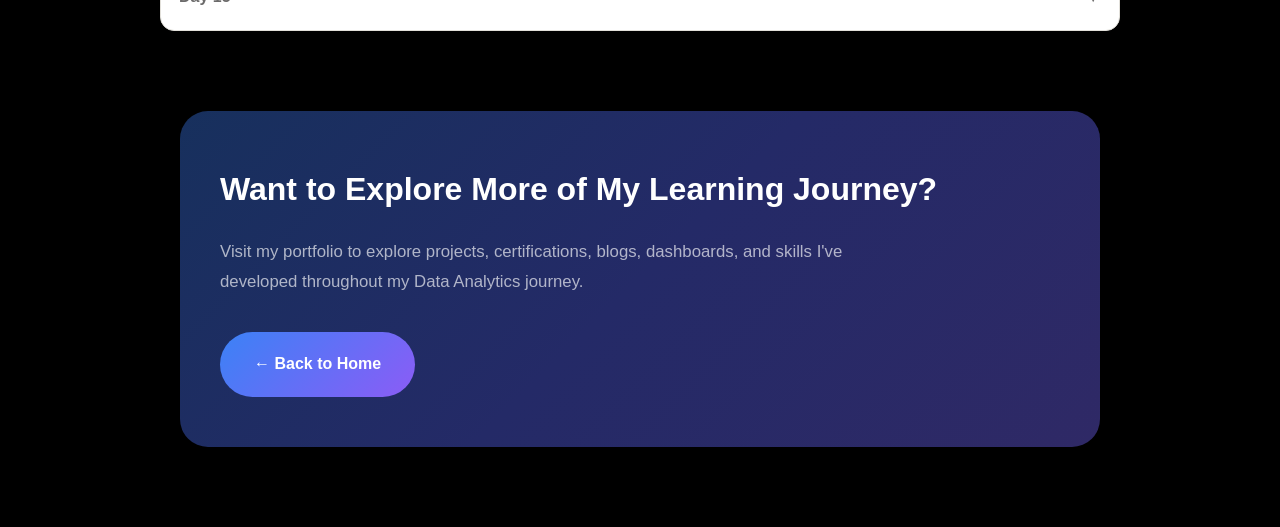
<file: learning/dashboard/index.html>
<!DOCTYPE html>
<html lang="en">

<head>
    <meta charset="UTF-8">
    <meta name="viewport" content="width=device-width, initial-scale=1.0">
    <title>Dashboard Creation Learning Journey</title>
    <style>
        :root {
            --bg: #000000;
            --bg-card: #0D1322;
            --border: #e2e0da;
            --text-primary: #6c6b6b;
            --text-secondary: #b52020;
            --accent: #2d6a4f;
            --accent-light: #d8f3dc;
        }

        * {
            margin: 0;
            padding: 0;
            box-sizing: border-box
        }

        body {
            font-family: Inter, Arial, sans-serif;
            background: var(--bg);
            color: var(--text-primary);
            line-height: 1.8
        }

        .hero {
            padding: 80px 20px;
            background: linear-gradient(135deg, var(--accent), #000000);
            color: white;
            text-align: center
        }

        .hero h1 {
            font-size: 3rem
        }

        .hero p {
            opacity: .9
        }

        .container {
            max-width: 1000px;
            margin: auto;
            padding: 40px 20px
        }

        .card {
            background: var(--bg-card);
            border: 1px solid var(--border);
            border-radius: 20px;
            padding: 30px;
            margin-bottom: 25px;
        }

        h2 {
            margin-bottom: 15px;
            color: var(--accent)
        }

        h3 {
            margin: 20px 0 10px
        }

        table {
            width: 100%;
            border-collapse: collapse;
            margin: 15px 0;
        }

        th,
        td {
            border: 1px solid var(--border);
            padding: 12px;
            text-align: left;
        }

        th {
            background: var(--accent-light)
        }

        pre {
            background: #111827;
            color: #f8fafc;
            padding: 20px;
            border-radius: 12px;
            overflow: auto;
        }

        .accordion-item {
            background: white;
            border: 1px solid var(--border);
            border-radius: 14px;
            margin-bottom: 10px;
            overflow: hidden;
        }

        .accordion-header {
            padding: 18px;
            cursor: pointer;
            display: flex;
            justify-content: space-between;
            font-weight: 700;
        }

        .accordion-content {
            max-height: 0;
            overflow: hidden;
            transition: .4s;
        }

        .accordion-item.active .accordion-content {
            max-height: 6000px;
        }

        .arrow {
            transition: .3s
        }

        .accordion-item.active .arrow {
            transform: rotate(180deg)
        }

        .toc a {
            display: block;
            color: var(--accent);
            text-decoration: none;
            margin: 8px 0
        }

           /* CTA Button CSS*/


        .home-cta {
            margin: 80px 0 40px;
            padding: 0 20px;
        }

        .home-cta-content {
            max-width: 1100px;
            margin: auto;

            background: linear-gradient(135deg,
                    #17305d 0%,
                    #242a67 50%,
                    #2f2966 100%);

            border-radius: 28px;

            padding: 50px 40px;

            box-shadow:
                0 10px 30px rgba(0, 0, 0, .18);
        }

        .home-cta-content h2 {
            color: #fff;
            font-size: 2rem;
            font-weight: 700;
            margin-bottom: 18px;
        }

        .home-cta-content p {
            color: rgba(255, 255, 255, .65);
            max-width: 700px;
            line-height: 1.8;
            font-size: 1.05rem;
            margin-bottom: 35px;
        }

        .home-btn {
            display: inline-flex;
            align-items: center;
            justify-content: center;

            padding: 18px 34px;

            background: linear-gradient(135deg,
                    #3b82f6,
                    #8b5cf6);

            color: white;
            text-decoration: none;
            font-weight: 700;
            font-size: 1rem;

            border-radius: 999px;

            transition: .35s ease;
        }

        .home-btn:hover {
            transform: translateY(-4px);
            box-shadow: 0 10px 25px rgba(99, 102, 241, .35);
        }

        /* Mobile Responsive CTA Button*/

        @media (max-width:768px) {

            .home-cta-content {
                padding: 35px 25px;
            }

            .home-cta-content h2 {
                font-size: 1.5rem;
            }

            .home-btn {
                width: 100%;
            }
        }

    </style>
</head>

<body>

    <section class="hero">
        <h1>Dashboard Creation Learning Journey</h1>
        <p> 15 Days Learning Challenge</p>
    </section>

    <div class="container">



        <div class="accordion">

            <div class="accordion-item active">
                <div class="accordion-header">
                    <span>Day 1 - Inspecting & Summarizing Data</span>
                    <span class="arrow">▼</span>
                </div>

                <div class="accordion-content">
                    <div class="card">
                        <h2>Coming Soon</h2>
                        <p>Content for Day 2 will be added later.</p>
                    </div>

                </div> 
                  
            </div>

            <div class="accordion-item">
                <div class="accordion-header">
                    <span>Day 2</span><span class="arrow">▼</span>
                </div>
                <div class="accordion-content">
                    <div class="card">
                        <h2>Coming Soon</h2>
                        <p>Content for Day 2 will be added later.</p>
                    </div>
                </div>
            </div>

            <div class="accordion-item">
                <div class="accordion-header">
                    <span>Day 3</span><span class="arrow">▼</span>
                </div>
                <div class="accordion-content">
                    <div class="card">
                        <h2>Coming Soon</h2>
                        <p>Content for Day 3 will be added later.</p>
                    </div>
                </div>
            </div>

            <div class="accordion-item">
                <div class="accordion-header">
                    <span>Day 4</span><span class="arrow">▼</span>
                </div>
                <div class="accordion-content">
                    <div class="card">
                        <h2>Coming Soon</h2>
                        <p>Content for Day 4 will be added later.</p>
                    </div>
                </div>
            </div>

            <div class="accordion-item">
                <div class="accordion-header">
                    <span>Day 5</span><span class="arrow">▼</span>
                </div>
                <div class="accordion-content">
                    <div class="card">
                        <h2>Coming Soon</h2>
                        <p>Content for Day 5 will be added later.</p>
                    </div>
                </div>
            </div>

            <div class="accordion-item">
                <div class="accordion-header">
                    <span>Day 6</span><span class="arrow">▼</span>
                </div>
                <div class="accordion-content">
                    <div class="card">
                        <h2>Coming Soon</h2>
                        <p>Content for Day 6 will be added later.</p>
                    </div>
                </div>
            </div>

            <div class="accordion-item">
                <div class="accordion-header">
                    <span>Day 7</span><span class="arrow">▼</span>
                </div>
                <div class="accordion-content">
                    <div class="card">
                        <h2>Coming Soon</h2>
                        <p>Content for Day 7 will be added later.</p>
                    </div>
                </div>
            </div>

            <div class="accordion-item">
                <div class="accordion-header">
                    <span>Day 8</span><span class="arrow">▼</span>
                </div>
                <div class="accordion-content">
                    <div class="card">
                        <h2>Coming Soon</h2>
                        <p>Content for Day 8 will be added later.</p>
                    </div>
                </div>
            </div>

            <div class="accordion-item">
                <div class="accordion-header">
                    <span>Day 9</span><span class="arrow">▼</span>
                </div>
                <div class="accordion-content">
                    <div class="card">
                        <h2>Coming Soon</h2>
                        <p>Content for Day 9 will be added later.</p>
                    </div>
                </div>
            </div>

            <div class="accordion-item">
                <div class="accordion-header">
                    <span>Day 10</span><span class="arrow">▼</span>
                </div>
                <div class="accordion-content">
                    <div class="card">
                        <h2>Coming Soon</h2>
                        <p>Content for Day 10 will be added later.</p>
                    </div>
                </div>
            </div>

            <div class="accordion-item">
                <div class="accordion-header">
                    <span>Day 11</span><span class="arrow">▼</span>
                </div>
                <div class="accordion-content">
                    <div class="card">
                        <h2>Coming Soon</h2>
                        <p>Content for Day 11 will be added later.</p>
                    </div>
                </div>
            </div>

            <div class="accordion-item">
                <div class="accordion-header">
                    <span>Day 12</span><span class="arrow">▼</span>
                </div>
                <div class="accordion-content">
                    <div class="card">
                        <h2>Coming Soon</h2>
                        <p>Content for Day 12 will be added later.</p>
                    </div>
                </div>
            </div>

            <div class="accordion-item">
                <div class="accordion-header">
                    <span>Day 13</span><span class="arrow">▼</span>
                </div>
                <div class="accordion-content">
                    <div class="card">
                        <h2>Coming Soon</h2>
                        <p>Content for Day 13 will be added later.</p>
                    </div>
                </div>
            </div>

            <div class="accordion-item">
                <div class="accordion-header">
                    <span>Day 14</span><span class="arrow">▼</span>
                </div>
                <div class="accordion-content">
                    <div class="card">
                        <h2>Coming Soon</h2>
                        <p>Content for Day 14 will be added later.</p>
                    </div>
                </div>
            </div>

            <div class="accordion-item">
                <div class="accordion-header">
                    <span>Day 15</span><span class="arrow">▼</span>
                </div>
                <div class="accordion-content">
                    <div class="card">
                        <h2>Coming Soon</h2>
                        <p>Content for Day 15 will be added later.</p>
                    </div>
                </div>
            </div>

        </div>

        <!-- /* CTA Button For Go To Home*/ -->
        <section class="home-cta">
            <div class="home-cta-content">
                <h2>Want to Explore More of My Learning Journey?</h2>

                <p>
                    Visit my portfolio to explore projects, certifications,
                    blogs, dashboards, and skills I've developed throughout
                    my Data Analytics journey.
                </p>

                <a href="../../" class="home-btn">
                    ← Back to Home
                </a>
            </div>
        </section>

        <script>
            const items = document.querySelectorAll('.accordion-item');
            items.forEach(item => {
                item.querySelector('.accordion-header').addEventListener('click', () => {
                    items.forEach(i => { if (i !== item) i.classList.remove('active') });
                    item.classList.toggle('active');
                });
            });
        </script>

</body>

</html>
</file>
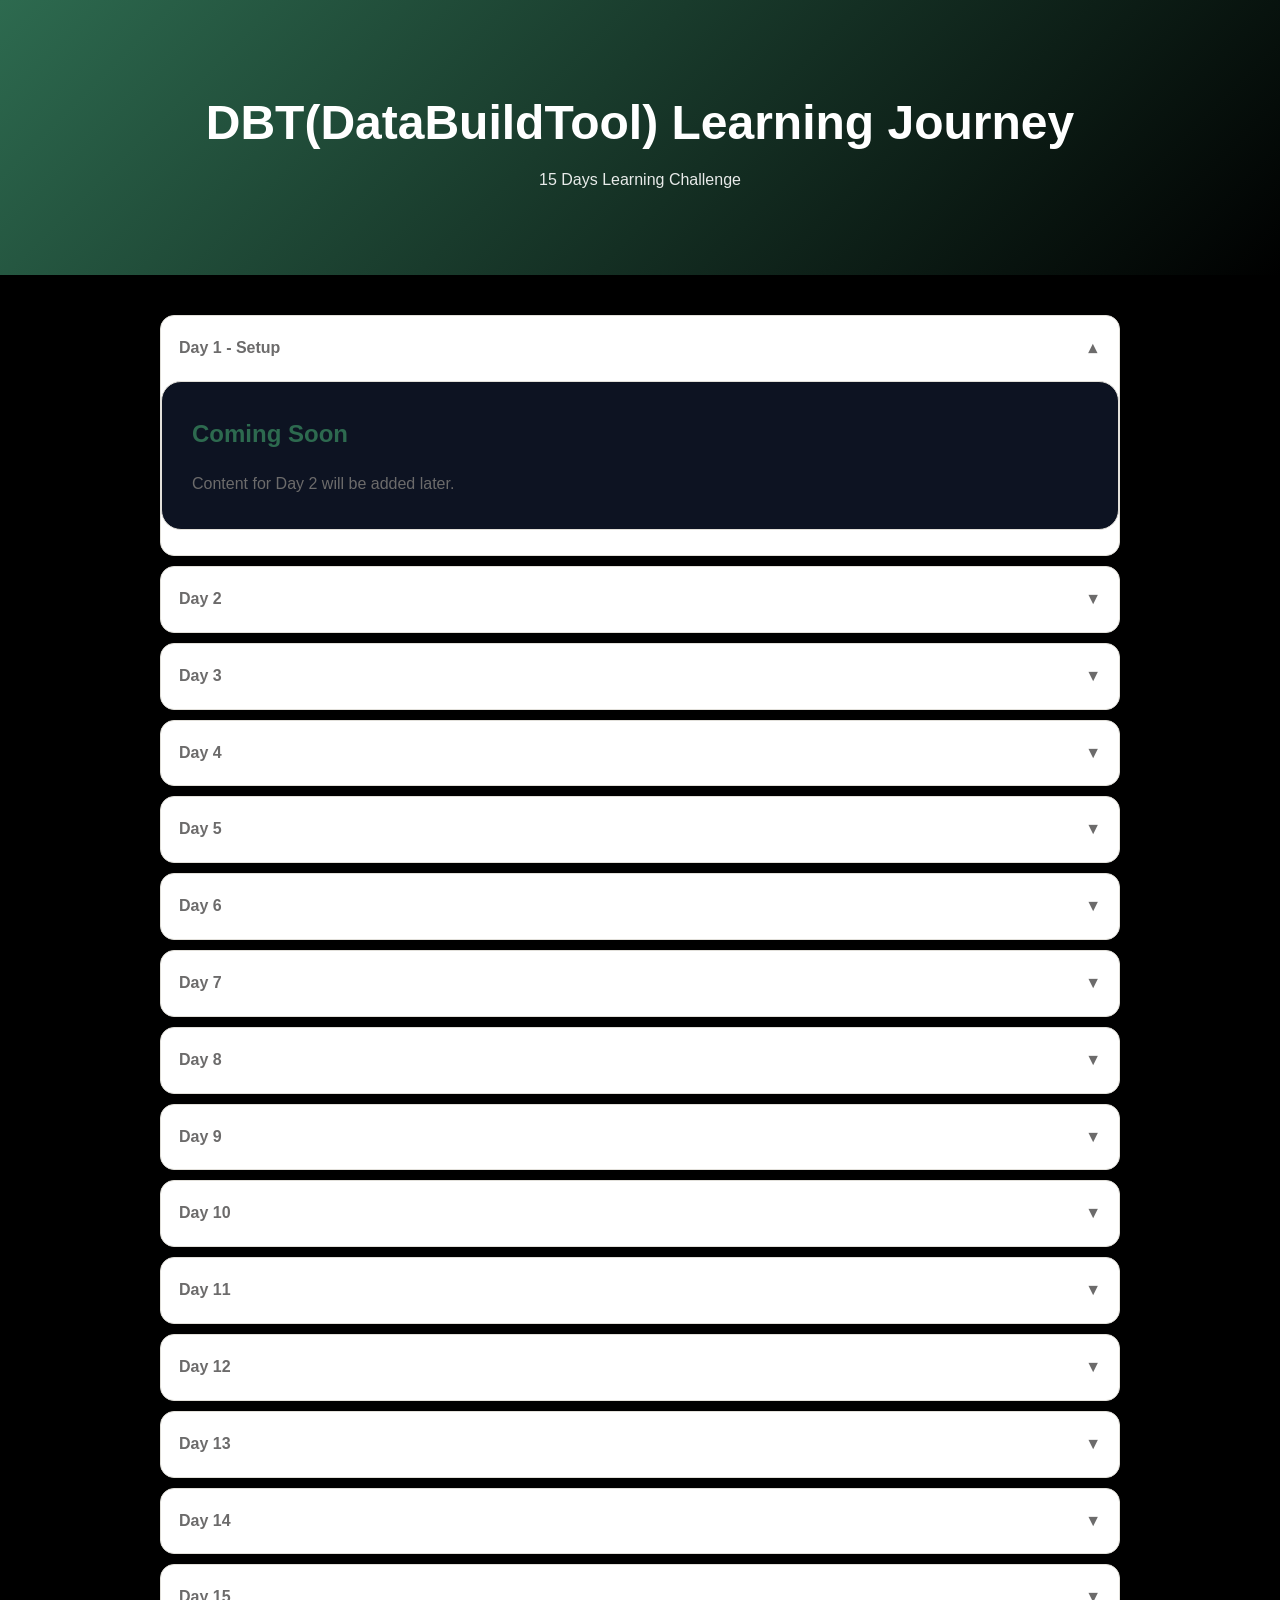
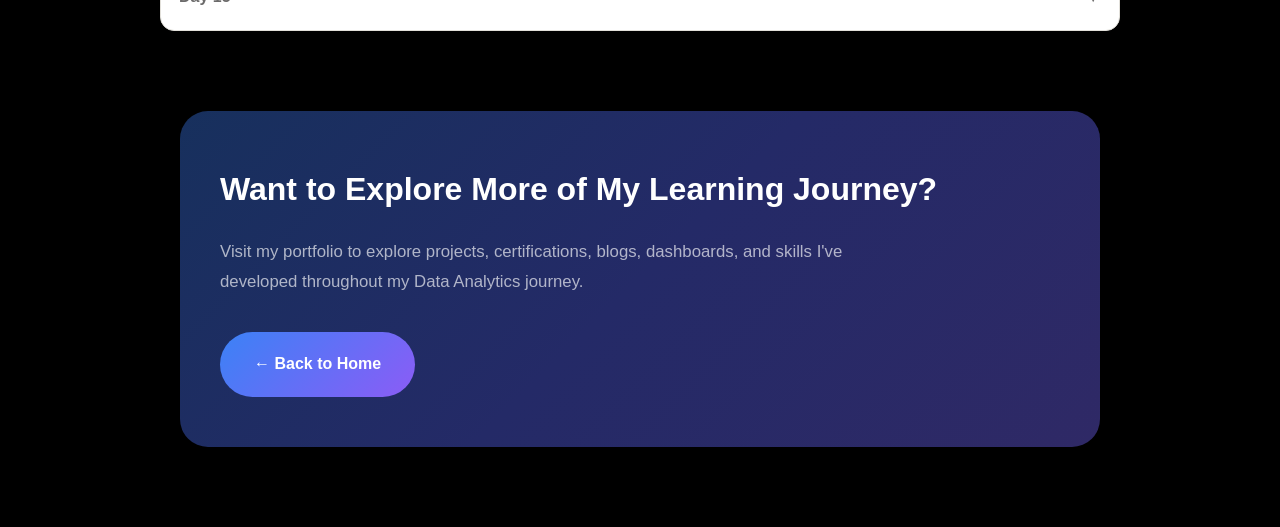
<file: learning/dbt/index.html>
<!DOCTYPE html>
<html lang="en">

<head>
    <meta charset="UTF-8">
    <meta name="viewport" content="width=device-width, initial-scale=1.0">
    <title>DBT(DataBuildTool) Learning Journey</title>
    <style>
        :root {
            --bg: #000000;
            --bg-card: #0D1322;
            --border: #e2e0da;
            --text-primary: #6c6b6b;
            --text-secondary: #b52020;
            --accent: #2d6a4f;
            --accent-light: #d8f3dc;
        }

        * {
            margin: 0;
            padding: 0;
            box-sizing: border-box
        }

        body {
            font-family: Inter, Arial, sans-serif;
            background: var(--bg);
            color: var(--text-primary);
            line-height: 1.8
        }

        .hero {
            padding: 80px 20px;
            background: linear-gradient(135deg, var(--accent), #000000);
            color: white;
            text-align: center
        }

        .hero h1 {
            font-size: 3rem
        }

        .hero p {
            opacity: .9
        }

        .container {
            max-width: 1000px;
            margin: auto;
            padding: 40px 20px
        }

        .card {
            background: var(--bg-card);
            border: 1px solid var(--border);
            border-radius: 20px;
            padding: 30px;
            margin-bottom: 25px;
        }

        h2 {
            margin-bottom: 15px;
            color: var(--accent)
        }

        h3 {
            margin: 20px 0 10px
        }

        table {
            width: 100%;
            border-collapse: collapse;
            margin: 15px 0;
        }

        th,
        td {
            border: 1px solid var(--border);
            padding: 12px;
            text-align: left;
        }

        th {
            background: var(--accent-light)
        }

        pre {
            background: #111827;
            color: #f8fafc;
            padding: 20px;
            border-radius: 12px;
            overflow: auto;
        }

        .accordion-item {
            background: white;
            border: 1px solid var(--border);
            border-radius: 14px;
            margin-bottom: 10px;
            overflow: hidden;
        }

        .accordion-header {
            padding: 18px;
            cursor: pointer;
            display: flex;
            justify-content: space-between;
            font-weight: 700;
        }

        .accordion-content {
            max-height: 0;
            overflow: hidden;
            transition: .4s;
        }

        .accordion-item.active .accordion-content {
            max-height: 6000px;
        }

        .arrow {
            transition: .3s
        }

        .accordion-item.active .arrow {
            transform: rotate(180deg)
        }

        .toc a {
            display: block;
            color: var(--accent);
            text-decoration: none;
            margin: 8px 0
        }

               /* CTA Button CSS*/


        .home-cta {
            margin: 80px 0 40px;
            padding: 0 20px;
        }

        .home-cta-content {
            max-width: 1100px;
            margin: auto;

            background: linear-gradient(135deg,
                    #17305d 0%,
                    #242a67 50%,
                    #2f2966 100%);

            border-radius: 28px;

            padding: 50px 40px;

            box-shadow:
                0 10px 30px rgba(0, 0, 0, .18);
        }

        .home-cta-content h2 {
            color: #fff;
            font-size: 2rem;
            font-weight: 700;
            margin-bottom: 18px;
        }

        .home-cta-content p {
            color: rgba(255, 255, 255, .65);
            max-width: 700px;
            line-height: 1.8;
            font-size: 1.05rem;
            margin-bottom: 35px;
        }

        .home-btn {
            display: inline-flex;
            align-items: center;
            justify-content: center;

            padding: 18px 34px;

            background: linear-gradient(135deg,
                    #3b82f6,
                    #8b5cf6);

            color: white;
            text-decoration: none;
            font-weight: 700;
            font-size: 1rem;

            border-radius: 999px;

            transition: .35s ease;
        }

        .home-btn:hover {
            transform: translateY(-4px);
            box-shadow: 0 10px 25px rgba(99, 102, 241, .35);
        }

        /* Mobile Responsive CTA Button*/

        @media (max-width:768px) {

            .home-cta-content {
                padding: 35px 25px;
            }

            .home-cta-content h2 {
                font-size: 1.5rem;
            }

            .home-btn {
                width: 100%;
            }
        }

    </style>
</head>

<body>

    <section class="hero">
        <h1>DBT(DataBuildTool) Learning Journey</h1>
        <p> 15 Days Learning Challenge</p>
    </section>

    <div class="container">



        <div class="accordion">

            <div class="accordion-item active">
                <div class="accordion-header">
                    <span>Day 1 - Setup</span>
                    <span class="arrow">▼</span>
                </div>

                <div class="accordion-content">
                    <div class="card">
                        <h2>Coming Soon</h2>
                        <p>Content for Day 2 will be added later.</p>
                    </div>

                </div> 
                  
            </div>

            <div class="accordion-item">
                <div class="accordion-header">
                    <span>Day 2</span><span class="arrow">▼</span>
                </div>
                <div class="accordion-content">
                    <div class="card">
                        <h2>Coming Soon</h2>
                        <p>Content for Day 2 will be added later.</p>
                    </div>
                </div>
            </div>

            <div class="accordion-item">
                <div class="accordion-header">
                    <span>Day 3</span><span class="arrow">▼</span>
                </div>
                <div class="accordion-content">
                    <div class="card">
                        <h2>Coming Soon</h2>
                        <p>Content for Day 3 will be added later.</p>
                    </div>
                </div>
            </div>

            <div class="accordion-item">
                <div class="accordion-header">
                    <span>Day 4</span><span class="arrow">▼</span>
                </div>
                <div class="accordion-content">
                    <div class="card">
                        <h2>Coming Soon</h2>
                        <p>Content for Day 4 will be added later.</p>
                    </div>
                </div>
            </div>

            <div class="accordion-item">
                <div class="accordion-header">
                    <span>Day 5</span><span class="arrow">▼</span>
                </div>
                <div class="accordion-content">
                    <div class="card">
                        <h2>Coming Soon</h2>
                        <p>Content for Day 5 will be added later.</p>
                    </div>
                </div>
            </div>

            <div class="accordion-item">
                <div class="accordion-header">
                    <span>Day 6</span><span class="arrow">▼</span>
                </div>
                <div class="accordion-content">
                    <div class="card">
                        <h2>Coming Soon</h2>
                        <p>Content for Day 6 will be added later.</p>
                    </div>
                </div>
            </div>

            <div class="accordion-item">
                <div class="accordion-header">
                    <span>Day 7</span><span class="arrow">▼</span>
                </div>
                <div class="accordion-content">
                    <div class="card">
                        <h2>Coming Soon</h2>
                        <p>Content for Day 7 will be added later.</p>
                    </div>
                </div>
            </div>

            <div class="accordion-item">
                <div class="accordion-header">
                    <span>Day 8</span><span class="arrow">▼</span>
                </div>
                <div class="accordion-content">
                    <div class="card">
                        <h2>Coming Soon</h2>
                        <p>Content for Day 8 will be added later.</p>
                    </div>
                </div>
            </div>

            <div class="accordion-item">
                <div class="accordion-header">
                    <span>Day 9</span><span class="arrow">▼</span>
                </div>
                <div class="accordion-content">
                    <div class="card">
                        <h2>Coming Soon</h2>
                        <p>Content for Day 9 will be added later.</p>
                    </div>
                </div>
            </div>

            <div class="accordion-item">
                <div class="accordion-header">
                    <span>Day 10</span><span class="arrow">▼</span>
                </div>
                <div class="accordion-content">
                    <div class="card">
                        <h2>Coming Soon</h2>
                        <p>Content for Day 10 will be added later.</p>
                    </div>
                </div>
            </div>

            <div class="accordion-item">
                <div class="accordion-header">
                    <span>Day 11</span><span class="arrow">▼</span>
                </div>
                <div class="accordion-content">
                    <div class="card">
                        <h2>Coming Soon</h2>
                        <p>Content for Day 11 will be added later.</p>
                    </div>
                </div>
            </div>

            <div class="accordion-item">
                <div class="accordion-header">
                    <span>Day 12</span><span class="arrow">▼</span>
                </div>
                <div class="accordion-content">
                    <div class="card">
                        <h2>Coming Soon</h2>
                        <p>Content for Day 12 will be added later.</p>
                    </div>
                </div>
            </div>

            <div class="accordion-item">
                <div class="accordion-header">
                    <span>Day 13</span><span class="arrow">▼</span>
                </div>
                <div class="accordion-content">
                    <div class="card">
                        <h2>Coming Soon</h2>
                        <p>Content for Day 13 will be added later.</p>
                    </div>
                </div>
            </div>

            <div class="accordion-item">
                <div class="accordion-header">
                    <span>Day 14</span><span class="arrow">▼</span>
                </div>
                <div class="accordion-content">
                    <div class="card">
                        <h2>Coming Soon</h2>
                        <p>Content for Day 14 will be added later.</p>
                    </div>
                </div>
            </div>

            <div class="accordion-item">
                <div class="accordion-header">
                    <span>Day 15</span><span class="arrow">▼</span>
                </div>
                <div class="accordion-content">
                    <div class="card">
                        <h2>Coming Soon</h2>
                        <p>Content for Day 15 will be added later.</p>
                    </div>
                </div>
            </div>

        </div>

        <!-- /* CTA Button For Go To Home*/ -->
        <section class="home-cta">
            <div class="home-cta-content">
                <h2>Want to Explore More of My Learning Journey?</h2>

                <p>
                    Visit my portfolio to explore projects, certifications,
                    blogs, dashboards, and skills I've developed throughout
                    my Data Analytics journey.
                </p>

                <a href="../../" class="home-btn">
                    ← Back to Home
                </a>
            </div>
        </section>

        <script>
            const items = document.querySelectorAll('.accordion-item');
            items.forEach(item => {
                item.querySelector('.accordion-header').addEventListener('click', () => {
                    items.forEach(i => { if (i !== item) i.classList.remove('active') });
                    item.classList.toggle('active');
                });
            });
        </script>

</body>

</html>
</file>
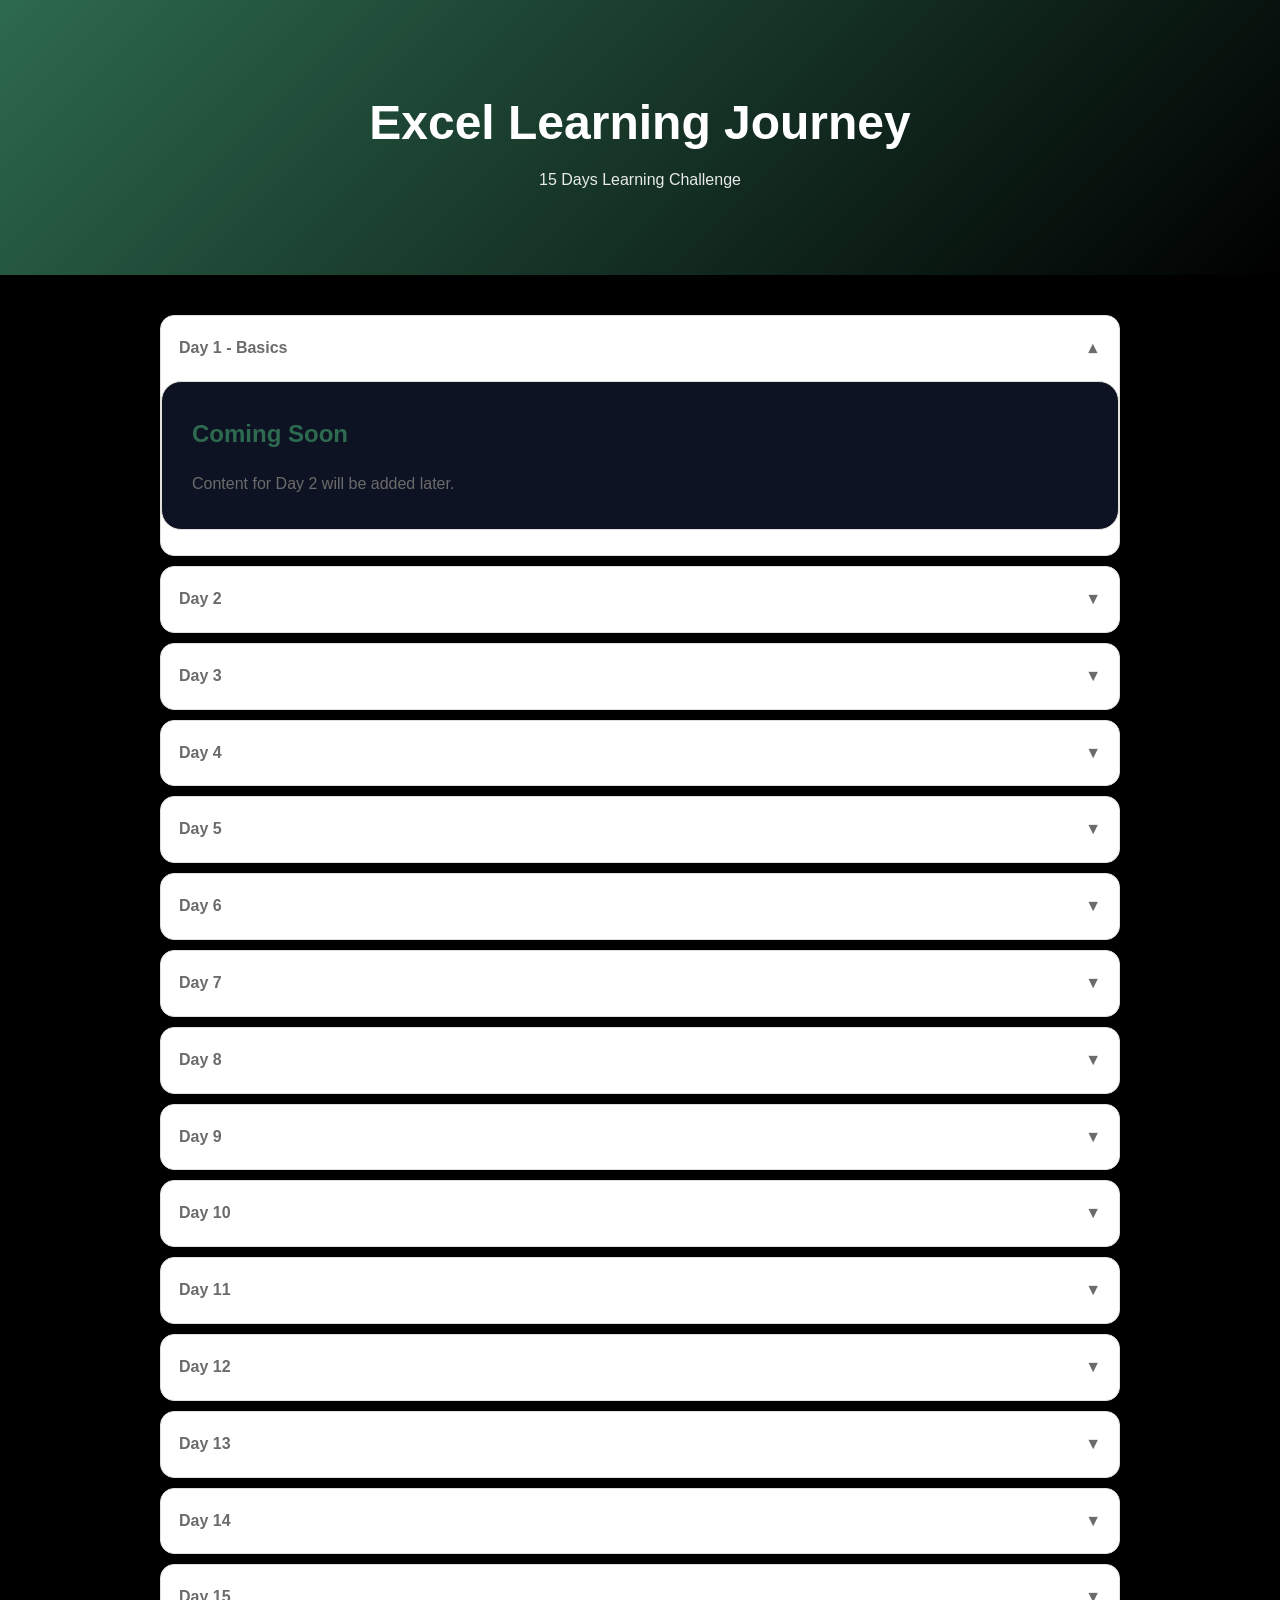
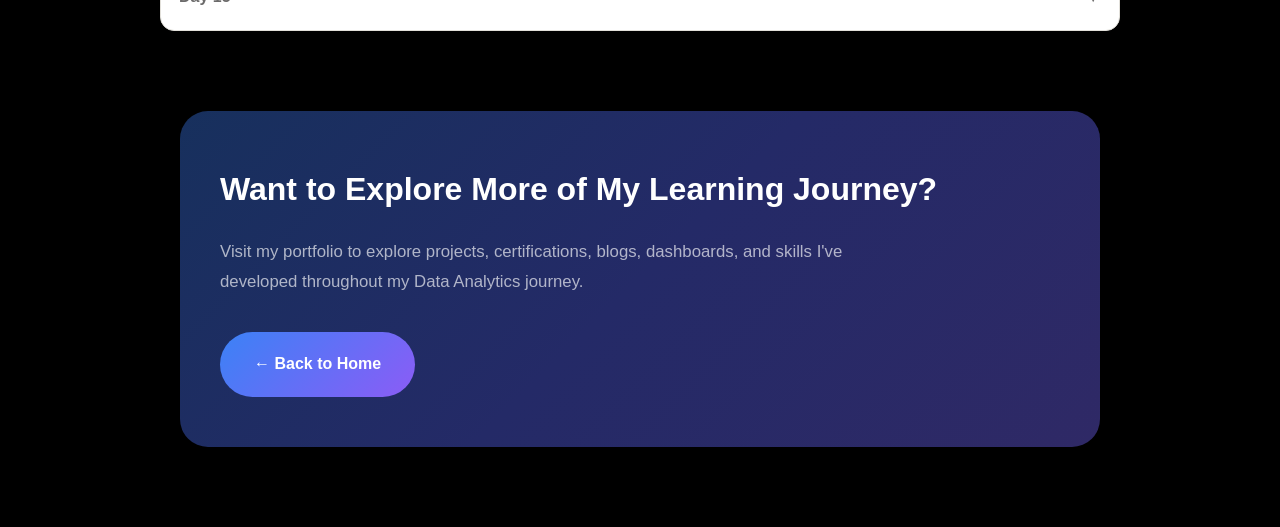
<file: learning/excel/index.html>
<!DOCTYPE html>
<html lang="en">

<head>
    <meta charset="UTF-8">
    <meta name="viewport" content="width=device-width, initial-scale=1.0">
    <title>Python Learning Journey</title>
    <style>
        :root {
            --bg: #000000;
            --bg-card: #0D1322;
            --border: #e2e0da;
            --text-primary: #6c6b6b;
            --text-secondary: #b52020;
            --accent: #2d6a4f;
            --accent-light: #d8f3dc;
        }

        * {
            margin: 0;
            padding: 0;
            box-sizing: border-box
        }

        body {
            font-family: Inter, Arial, sans-serif;
            background: var(--bg);
            color: var(--text-primary);
            line-height: 1.8
        }

        .hero {
            padding: 80px 20px;
            background: linear-gradient(135deg, var(--accent), #000000);
            color: white;
            text-align: center
        }

        .hero h1 {
            font-size: 3rem
        }

        .hero p {
            opacity: .9
        }

        .container {
            max-width: 1000px;
            margin: auto;
            padding: 40px 20px
        }

        .card {
            background: var(--bg-card);
            border: 1px solid var(--border);
            border-radius: 20px;
            padding: 30px;
            margin-bottom: 25px;
        }

        h2 {
            margin-bottom: 15px;
            color: var(--accent)
        }

        h3 {
            margin: 20px 0 10px
        }

        table {
            width: 100%;
            border-collapse: collapse;
            margin: 15px 0;
        }

        th,
        td {
            border: 1px solid var(--border);
            padding: 12px;
            text-align: left;
        }

        th {
            background: var(--accent-light)
        }

        pre {
            background: #111827;
            color: #f8fafc;
            padding: 20px;
            border-radius: 12px;
            overflow: auto;
        }

        .accordion-item {
            background: white;
            border: 1px solid var(--border);
            border-radius: 14px;
            margin-bottom: 10px;
            overflow: hidden;
        }

        .accordion-header {
            padding: 18px;
            cursor: pointer;
            display: flex;
            justify-content: space-between;
            font-weight: 700;
        }

        .accordion-content {
            max-height: 0;
            overflow: hidden;
            transition: .4s;
        }

        .accordion-item.active .accordion-content {
            max-height: 6000px;
        }

        .arrow {
            transition: .3s
        }

        .accordion-item.active .arrow {
            transform: rotate(180deg)
        }

        .toc a {
            display: block;
            color: var(--accent);
            text-decoration: none;
            margin: 8px 0
        }

           /* CTA Button CSS*/


        .home-cta {
            margin: 80px 0 40px;
            padding: 0 20px;
        }

        .home-cta-content {
            max-width: 1100px;
            margin: auto;

            background: linear-gradient(135deg,
                    #17305d 0%,
                    #242a67 50%,
                    #2f2966 100%);

            border-radius: 28px;

            padding: 50px 40px;

            box-shadow:
                0 10px 30px rgba(0, 0, 0, .18);
        }

        .home-cta-content h2 {
            color: #fff;
            font-size: 2rem;
            font-weight: 700;
            margin-bottom: 18px;
        }

        .home-cta-content p {
            color: rgba(255, 255, 255, .65);
            max-width: 700px;
            line-height: 1.8;
            font-size: 1.05rem;
            margin-bottom: 35px;
        }

        .home-btn {
            display: inline-flex;
            align-items: center;
            justify-content: center;

            padding: 18px 34px;

            background: linear-gradient(135deg,
                    #3b82f6,
                    #8b5cf6);

            color: white;
            text-decoration: none;
            font-weight: 700;
            font-size: 1rem;

            border-radius: 999px;

            transition: .35s ease;
        }

        .home-btn:hover {
            transform: translateY(-4px);
            box-shadow: 0 10px 25px rgba(99, 102, 241, .35);
        }

        /* Mobile Responsive CTA Button*/

        @media (max-width:768px) {

            .home-cta-content {
                padding: 35px 25px;
            }

            .home-cta-content h2 {
                font-size: 1.5rem;
            }

            .home-btn {
                width: 100%;
            }
        }

    </style>
</head>

<body>

    <section class="hero">
        <h1>Excel Learning Journey</h1>
        <p> 15 Days Learning Challenge</p>
    </section>

    <div class="container">



        <div class="accordion">

            <div class="accordion-item active">
                <div class="accordion-header">
                    <span>Day 1 - Basics</span>
                    <span class="arrow">▼</span>
                </div>

                <div class="accordion-content">
                    <div class="card">
                        <h2>Coming Soon</h2>
                        <p>Content for Day 2 will be added later.</p>
                    </div>

                </div> 
                  
            </div>

            <div class="accordion-item">
                <div class="accordion-header">
                    <span>Day 2</span><span class="arrow">▼</span>
                </div>
                <div class="accordion-content">
                    <div class="card">
                        <h2>Coming Soon</h2>
                        <p>Content for Day 2 will be added later.</p>
                    </div>
                </div>
            </div>

            <div class="accordion-item">
                <div class="accordion-header">
                    <span>Day 3</span><span class="arrow">▼</span>
                </div>
                <div class="accordion-content">
                    <div class="card">
                        <h2>Coming Soon</h2>
                        <p>Content for Day 3 will be added later.</p>
                    </div>
                </div>
            </div>

            <div class="accordion-item">
                <div class="accordion-header">
                    <span>Day 4</span><span class="arrow">▼</span>
                </div>
                <div class="accordion-content">
                    <div class="card">
                        <h2>Coming Soon</h2>
                        <p>Content for Day 4 will be added later.</p>
                    </div>
                </div>
            </div>

            <div class="accordion-item">
                <div class="accordion-header">
                    <span>Day 5</span><span class="arrow">▼</span>
                </div>
                <div class="accordion-content">
                    <div class="card">
                        <h2>Coming Soon</h2>
                        <p>Content for Day 5 will be added later.</p>
                    </div>
                </div>
            </div>

            <div class="accordion-item">
                <div class="accordion-header">
                    <span>Day 6</span><span class="arrow">▼</span>
                </div>
                <div class="accordion-content">
                    <div class="card">
                        <h2>Coming Soon</h2>
                        <p>Content for Day 6 will be added later.</p>
                    </div>
                </div>
            </div>

            <div class="accordion-item">
                <div class="accordion-header">
                    <span>Day 7</span><span class="arrow">▼</span>
                </div>
                <div class="accordion-content">
                    <div class="card">
                        <h2>Coming Soon</h2>
                        <p>Content for Day 7 will be added later.</p>
                    </div>
                </div>
            </div>

            <div class="accordion-item">
                <div class="accordion-header">
                    <span>Day 8</span><span class="arrow">▼</span>
                </div>
                <div class="accordion-content">
                    <div class="card">
                        <h2>Coming Soon</h2>
                        <p>Content for Day 8 will be added later.</p>
                    </div>
                </div>
            </div>

            <div class="accordion-item">
                <div class="accordion-header">
                    <span>Day 9</span><span class="arrow">▼</span>
                </div>
                <div class="accordion-content">
                    <div class="card">
                        <h2>Coming Soon</h2>
                        <p>Content for Day 9 will be added later.</p>
                    </div>
                </div>
            </div>

            <div class="accordion-item">
                <div class="accordion-header">
                    <span>Day 10</span><span class="arrow">▼</span>
                </div>
                <div class="accordion-content">
                    <div class="card">
                        <h2>Coming Soon</h2>
                        <p>Content for Day 10 will be added later.</p>
                    </div>
                </div>
            </div>

            <div class="accordion-item">
                <div class="accordion-header">
                    <span>Day 11</span><span class="arrow">▼</span>
                </div>
                <div class="accordion-content">
                    <div class="card">
                        <h2>Coming Soon</h2>
                        <p>Content for Day 11 will be added later.</p>
                    </div>
                </div>
            </div>

            <div class="accordion-item">
                <div class="accordion-header">
                    <span>Day 12</span><span class="arrow">▼</span>
                </div>
                <div class="accordion-content">
                    <div class="card">
                        <h2>Coming Soon</h2>
                        <p>Content for Day 12 will be added later.</p>
                    </div>
                </div>
            </div>

            <div class="accordion-item">
                <div class="accordion-header">
                    <span>Day 13</span><span class="arrow">▼</span>
                </div>
                <div class="accordion-content">
                    <div class="card">
                        <h2>Coming Soon</h2>
                        <p>Content for Day 13 will be added later.</p>
                    </div>
                </div>
            </div>

            <div class="accordion-item">
                <div class="accordion-header">
                    <span>Day 14</span><span class="arrow">▼</span>
                </div>
                <div class="accordion-content">
                    <div class="card">
                        <h2>Coming Soon</h2>
                        <p>Content for Day 14 will be added later.</p>
                    </div>
                </div>
            </div>

            <div class="accordion-item">
                <div class="accordion-header">
                    <span>Day 15</span><span class="arrow">▼</span>
                </div>
                <div class="accordion-content">
                    <div class="card">
                        <h2>Coming Soon</h2>
                        <p>Content for Day 15 will be added later.</p>
                    </div>
                </div>
            </div>

        </div>

        <!-- /* CTA Button For Go To Home*/ -->
        <section class="home-cta">
            <div class="home-cta-content">
                <h2>Want to Explore More of My Learning Journey?</h2>

                <p>
                    Visit my portfolio to explore projects, certifications,
                    blogs, dashboards, and skills I've developed throughout
                    my Data Analytics journey.
                </p>

                <a href="../../" class="home-btn">
                    ← Back to Home
                </a>
            </div>
        </section>

        <script>
            const items = document.querySelectorAll('.accordion-item');
            items.forEach(item => {
                item.querySelector('.accordion-header').addEventListener('click', () => {
                    items.forEach(i => { if (i !== item) i.classList.remove('active') });
                    item.classList.toggle('active');
                });
            });
        </script>

</body>

</html>
</file>
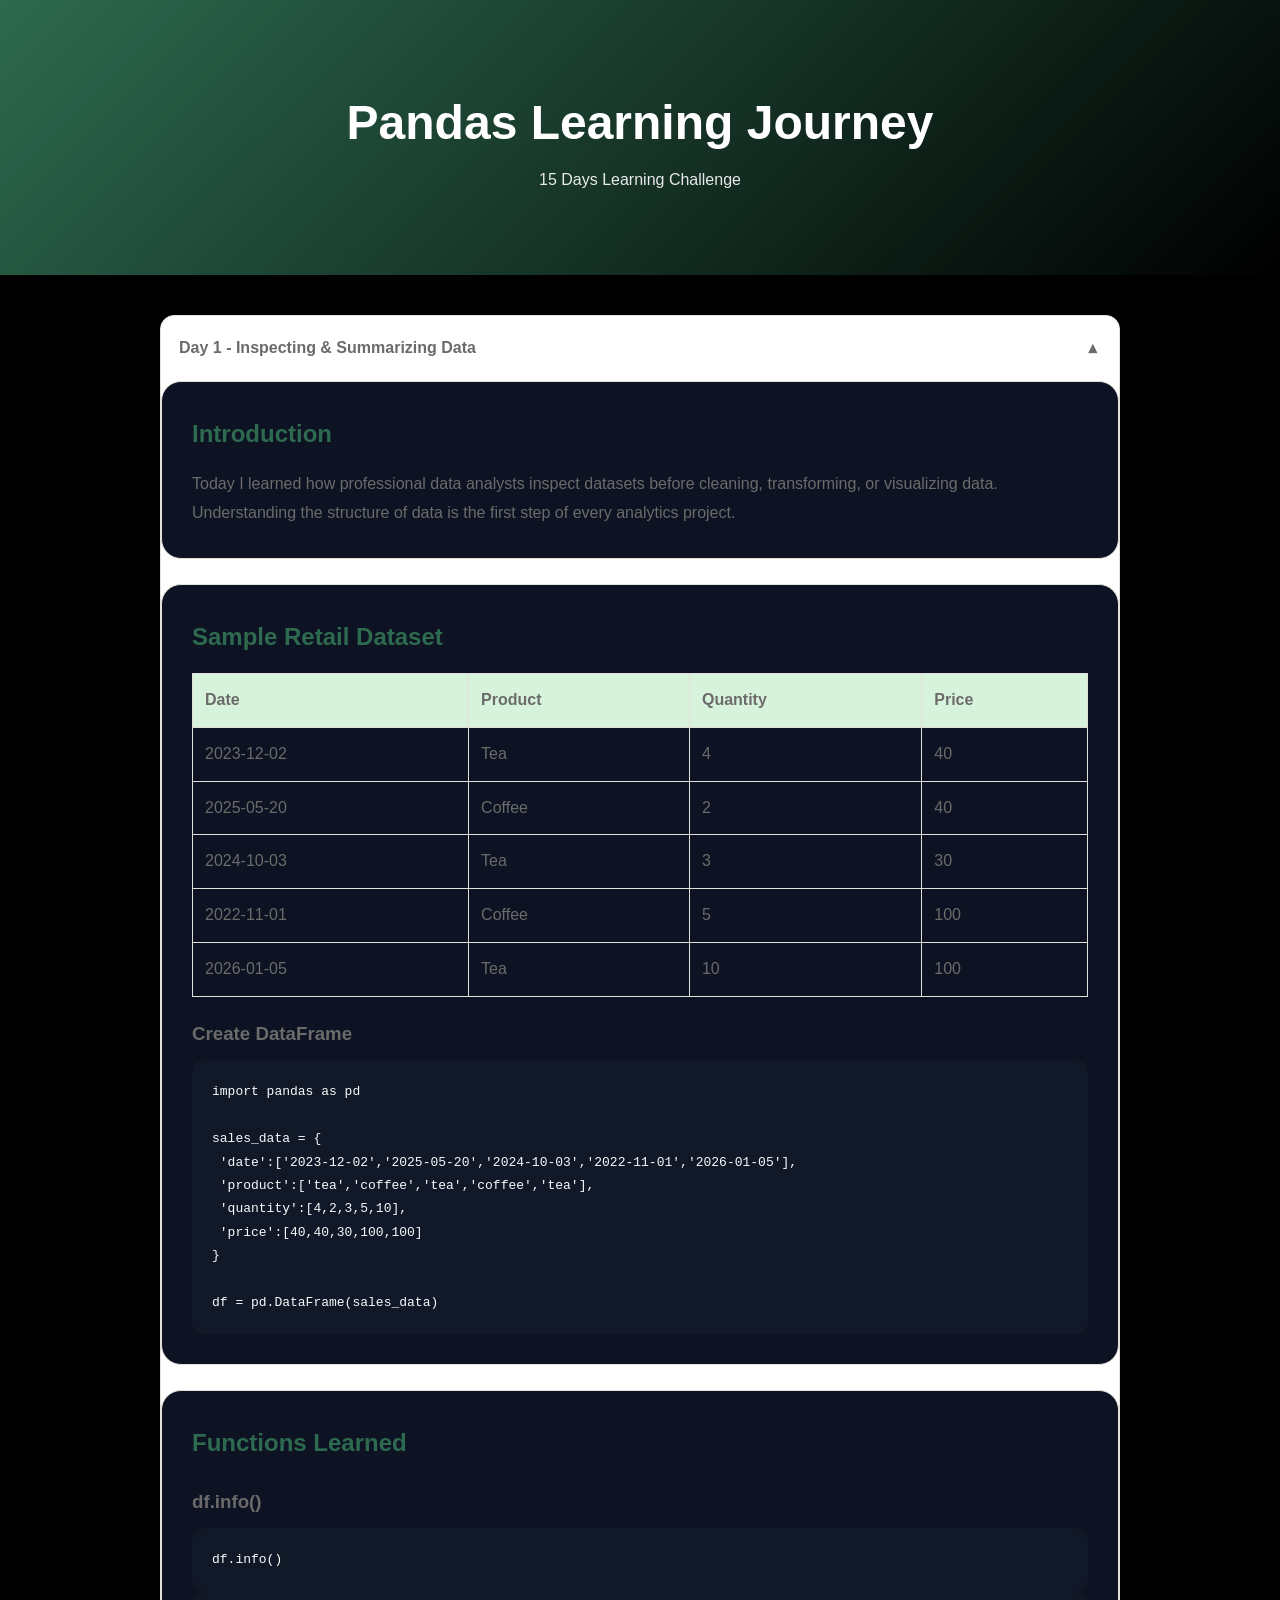
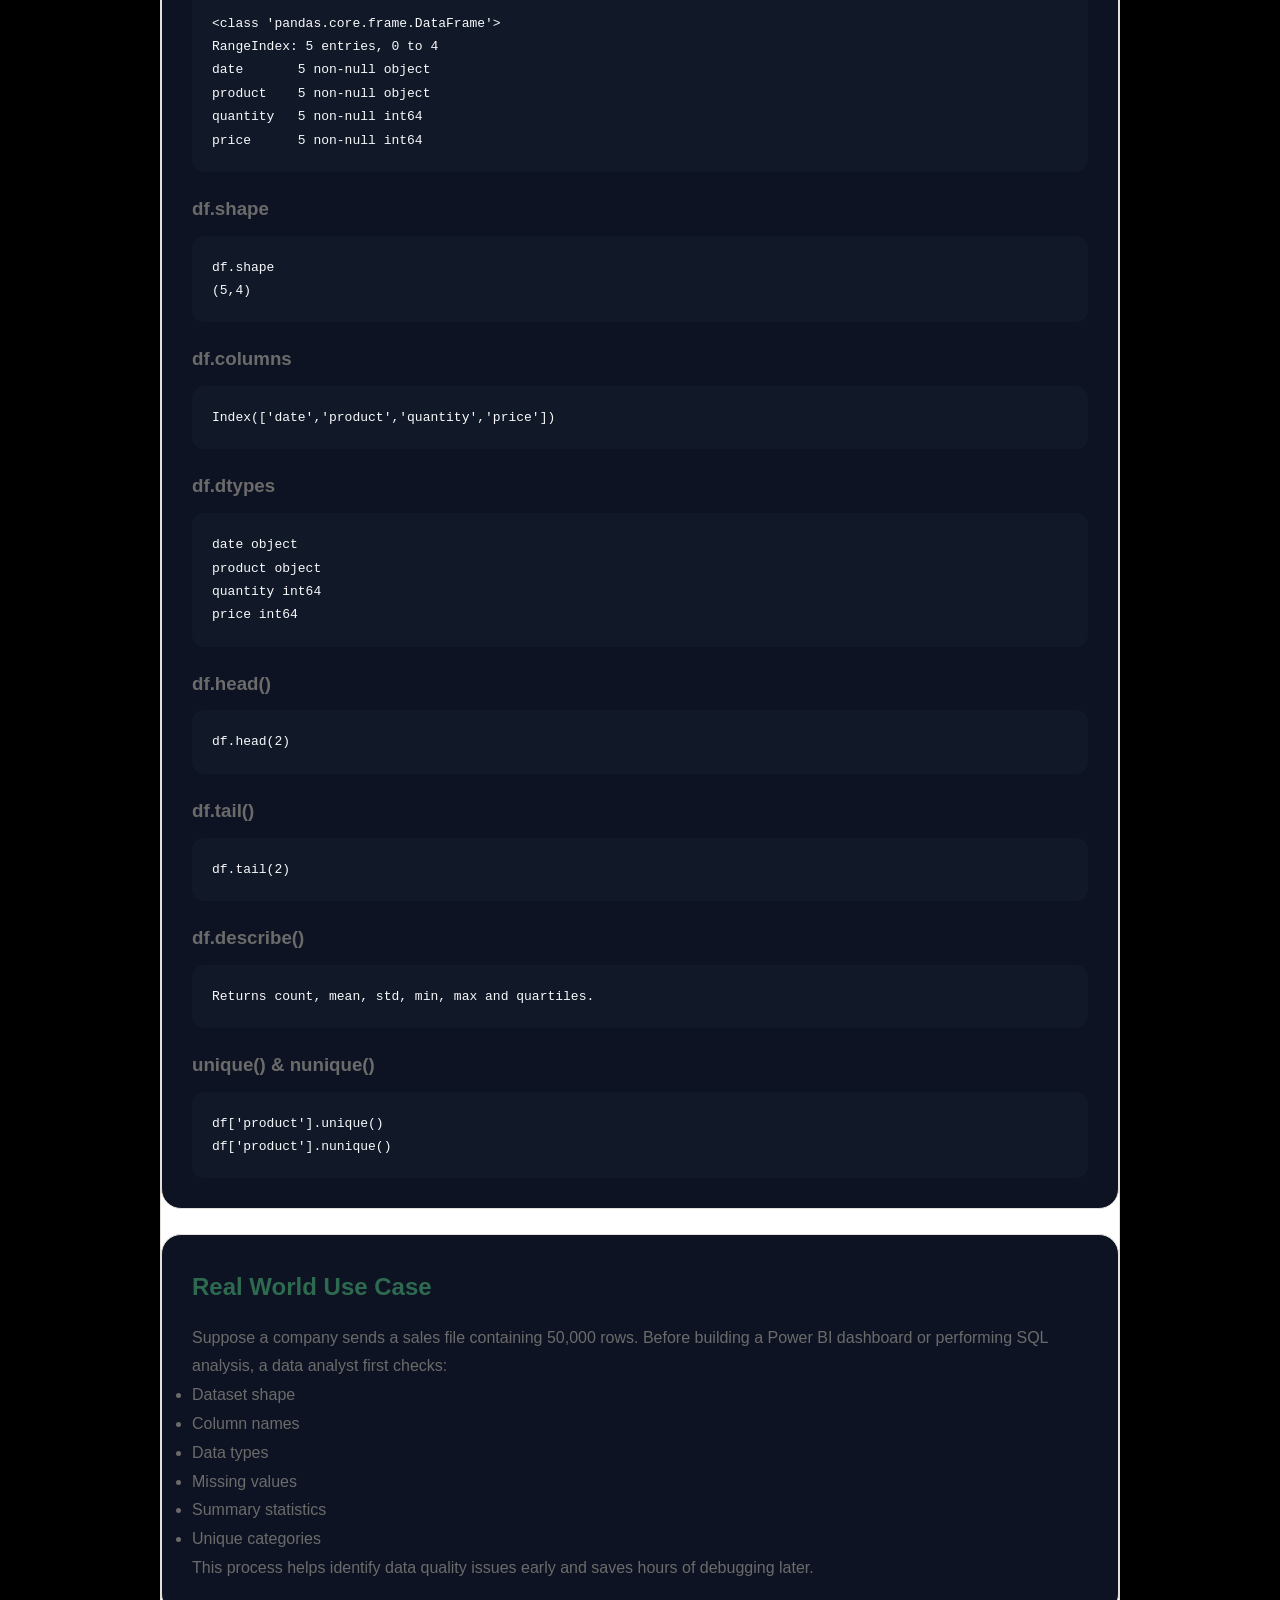
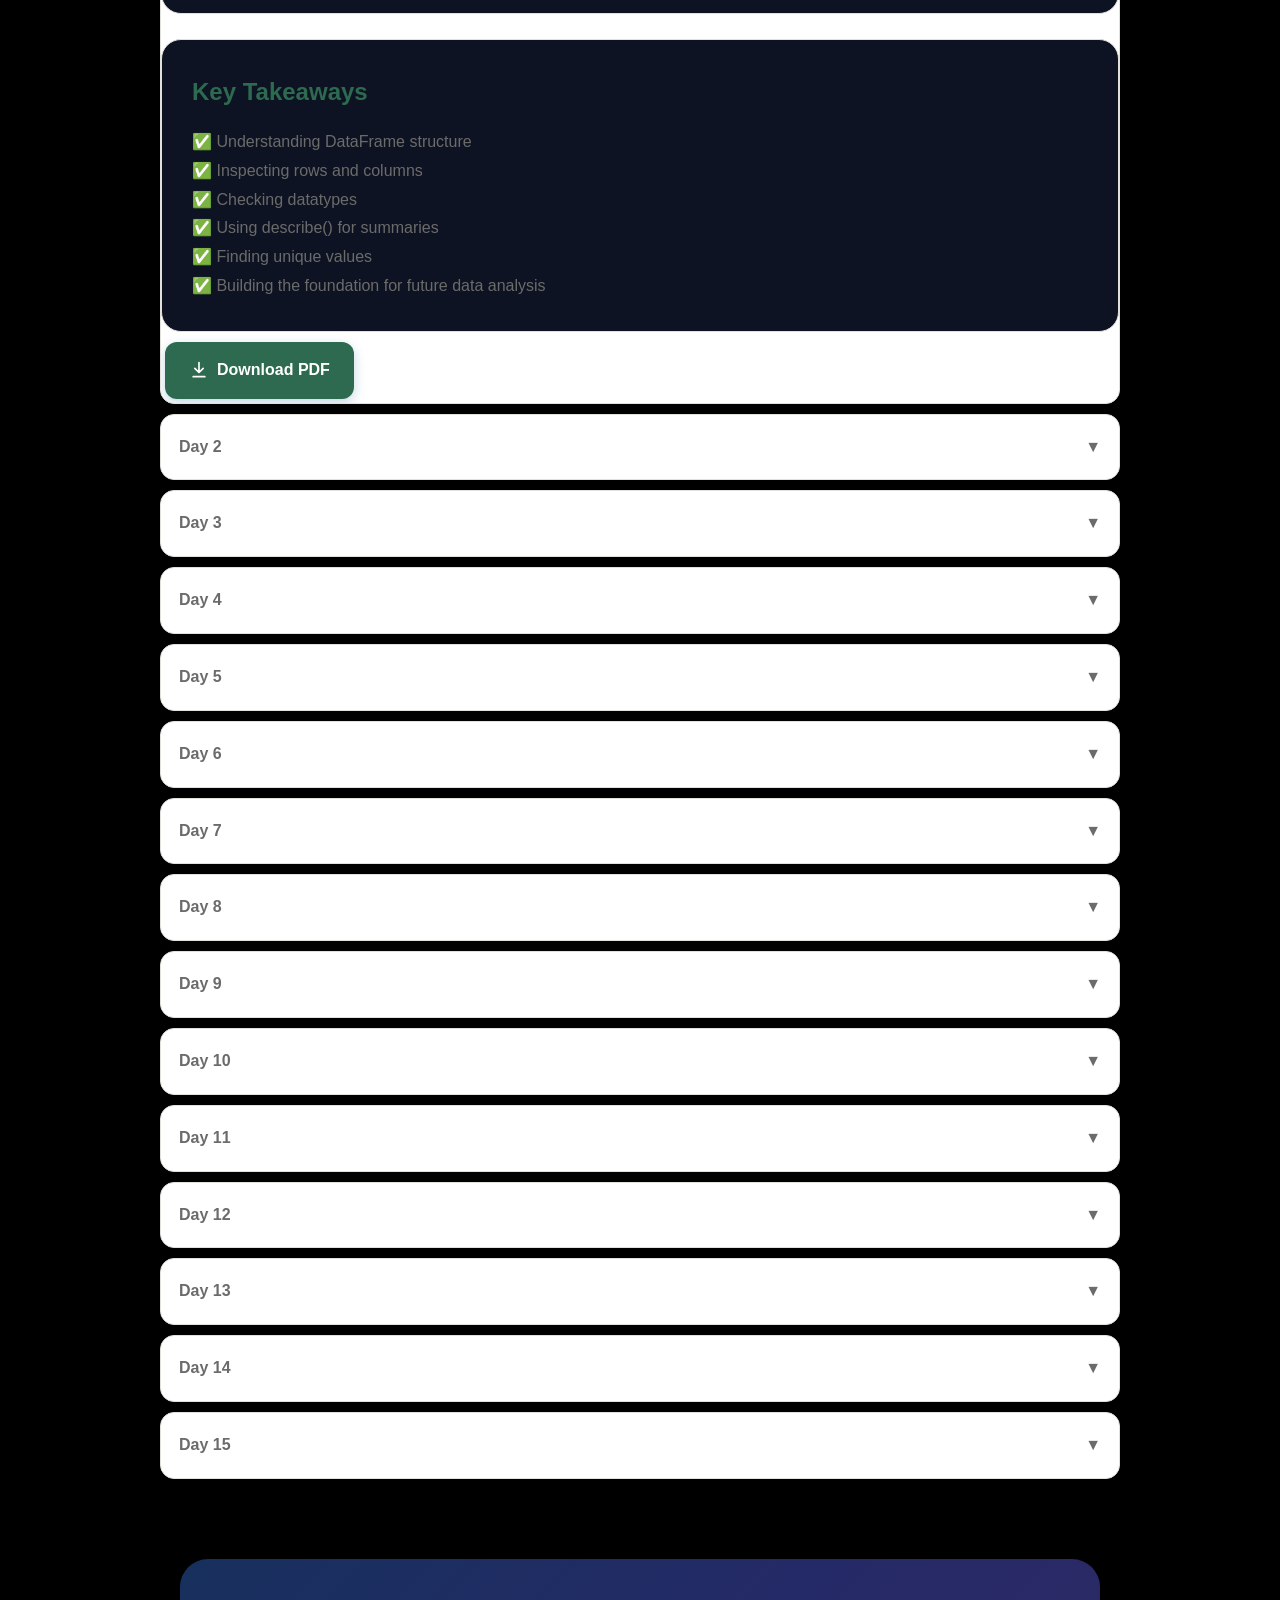
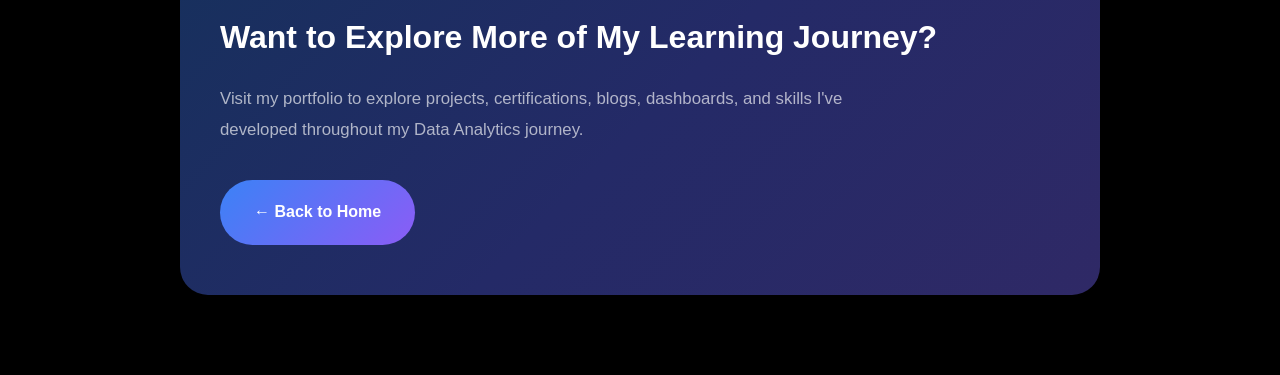
<file: learning/pandas/index.html>
<!DOCTYPE html>
<html lang="en">

<head>
    <meta charset="UTF-8">
    <meta name="viewport" content="width=device-width, initial-scale=1.0">
    <title>Pandas Learning Journey</title>
    <style>
        :root {
            --bg: #000000;
            --bg-card: #0D1322;
            --border: #e2e0da;
            --text-primary: #6c6b6b;
            --text-secondary: #b52020;
            --accent: #2d6a4f;
            --accent-light: #d8f3dc;
        }

        * {
            margin: 0;
            padding: 0;
            box-sizing: border-box
        }

        body {
            font-family: Inter, Arial, sans-serif;
            background: var(--bg);
            color: var(--text-primary);
            line-height: 1.8
        }

        .hero {
            padding: 80px 20px;
            background: linear-gradient(135deg, var(--accent), #000000);
            color: white;
            text-align: center
        }

        .hero h1 {
            font-size: 3rem
        }

        .hero p {
            opacity: .9
        }

        .container {
            max-width: 1000px;
            margin: auto;
            padding: 40px 20px
        }

        .card {
            background: var(--bg-card);
            border: 1px solid var(--border);
            border-radius: 20px;
            padding: 30px;
            margin-bottom: 25px;
        }

        h2 {
            margin-bottom: 15px;
            color: var(--accent)
        }

        h3 {
            margin: 20px 0 10px
        }

        table {
            width: 100%;
            border-collapse: collapse;
            margin: 15px 0;
        }

        th,
        td {
            border: 1px solid var(--border);
            padding: 12px;
            text-align: left;
        }

        th {
            background: var(--accent-light)
        }

        pre {
            background: #111827;
            color: #f8fafc;
            padding: 20px;
            border-radius: 12px;
            overflow: auto;
        }

        .accordion-item {
            background: white;
            border: 1px solid var(--border);
            border-radius: 14px;
            margin-bottom: 10px;
            overflow: hidden;
        }

        .accordion-header {
            padding: 18px;
            cursor: pointer;
            display: flex;
            justify-content: space-between;
            font-weight: 700;
        }

        .accordion-content {
            max-height: 0;
            overflow: hidden;
            transition: .4s;
        }

        .accordion-item.active .accordion-content {
            max-height: 6000px;
        }

        .arrow {
            transition: .3s
        }

        .accordion-item.active .arrow {
            transform: rotate(180deg)
        }

        .toc a {
            display: block;
            color: var(--accent);
            text-decoration: none;
            margin: 8px 0
        }

        /* CTA Button CSS*/


        .home-cta {
            margin: 80px 0 40px;
            padding: 0 20px;
        }

        .home-cta-content {
            max-width: 1100px;
            margin: auto;

            background: linear-gradient(135deg,
                    #17305d 0%,
                    #242a67 50%,
                    #2f2966 100%);

            border-radius: 28px;

            padding: 50px 40px;

            box-shadow:
                0 10px 30px rgba(0, 0, 0, .18);
        }

        .home-cta-content h2 {
            color: #fff;
            font-size: 2rem;
            font-weight: 700;
            margin-bottom: 18px;
        }

        .home-cta-content p {
            color: rgba(255, 255, 255, .65);
            max-width: 700px;
            line-height: 1.8;
            font-size: 1.05rem;
            margin-bottom: 35px;
        }

        .home-btn {
            display: inline-flex;
            align-items: center;
            justify-content: center;

            padding: 18px 34px;

            background: linear-gradient(135deg,
                    #3b82f6,
                    #8b5cf6);

            color: white;
            text-decoration: none;
            font-weight: 700;
            font-size: 1rem;

            border-radius: 999px;

            transition: .35s ease;
        }

        .home-btn:hover {
            transform: translateY(-4px);
            box-shadow: 0 10px 25px rgba(99, 102, 241, .35);
        }

        /* Mobile Responsive CTA Button*/

        @media (max-width:768px) {

            .home-cta-content {
                padding: 35px 25px;
            }

            .home-cta-content h2 {
                font-size: 1.5rem;
            }

            .home-btn {
                width: 100%;
            }
        }
  
         /* Pdf Download Button CSS */

        .download-btn {
            display: inline-flex;
            align-items: center;
            gap: 8px;
            padding: 14px 24px;
            background:var(--accent);
            color: #fff;
            text-decoration: none;
            border-radius: 12px;
            font-size: 16px;
            font-weight: 600;
            transition: all .3s ease;
            box-shadow: 0 4px 12px rgba(24, 100, 148, .25);
            margin: -15px 0 4px 4px;
        }

        .download-btn:hover {
            transform: translateY(-2px);
            box-shadow: 0 8px 20px rgba(24, 100, 148, .35);
        }

        .download-btn:active {
            transform: translateY(0);
        }
    </style>
</head>

<body>

    <section class="hero">
        <h1>Pandas Learning Journey</h1>
        <p> 15 Days Learning Challenge</p>
    </section>

    <div class="container">



        <div class="accordion">

            <div class="accordion-item active">
                <div class="accordion-header">
                    <span>Day 1 - Inspecting & Summarizing Data</span>
                    <span class="arrow">▼</span>
                </div>

                <div class="accordion-content">
                    <div class="card" id="intro">
                        <h2>Introduction</h2>
                        <p>Today I learned how professional data analysts inspect datasets before cleaning,
                            transforming, or visualizing data. Understanding the structure of data is the first step of
                            every analytics project.</p>
                    </div>

                    <div class="card" id="dataset">
                        <h2>Sample Retail Dataset</h2>
                        <table>
                            <tr>
                                <th>Date</th>
                                <th>Product</th>
                                <th>Quantity</th>
                                <th>Price</th>
                            </tr>
                            <tr>
                                <td>2023-12-02</td>
                                <td>Tea</td>
                                <td>4</td>
                                <td>40</td>
                            </tr>
                            <tr>
                                <td>2025-05-20</td>
                                <td>Coffee</td>
                                <td>2</td>
                                <td>40</td>
                            </tr>
                            <tr>
                                <td>2024-10-03</td>
                                <td>Tea</td>
                                <td>3</td>
                                <td>30</td>
                            </tr>
                            <tr>
                                <td>2022-11-01</td>
                                <td>Coffee</td>
                                <td>5</td>
                                <td>100</td>
                            </tr>
                            <tr>
                                <td>2026-01-05</td>
                                <td>Tea</td>
                                <td>10</td>
                                <td>100</td>
                            </tr>
                        </table>

                        <h3>Create DataFrame</h3>
                        <pre>import pandas as pd

sales_data = {
 'date':['2023-12-02','2025-05-20','2024-10-03','2022-11-01','2026-01-05'],
 'product':['tea','coffee','tea','coffee','tea'],
 'quantity':[4,2,3,5,10],
 'price':[40,40,30,100,100]
}

df = pd.DataFrame(sales_data)</pre>
                    </div>

                    <div class="card" id="functions">
                        <h2>Functions Learned</h2>

                        <h3>df.info()</h3>
                        <pre>df.info()</pre>
                        <pre>&lt;class 'pandas.core.frame.DataFrame'&gt;
RangeIndex: 5 entries, 0 to 4
date       5 non-null object
product    5 non-null object
quantity   5 non-null int64
price      5 non-null int64</pre>

                        <h3>df.shape</h3>
                        <pre>df.shape
(5,4)</pre>

                        <h3>df.columns</h3>
                        <pre>Index(['date','product','quantity','price'])</pre>

                        <h3>df.dtypes</h3>
                        <pre>date object
product object
quantity int64
price int64</pre>

                        <h3>df.head()</h3>
                        <pre>df.head(2)</pre>

                        <h3>df.tail()</h3>
                        <pre>df.tail(2)</pre>

                        <h3>df.describe()</h3>
                        <pre>Returns count, mean, std, min, max and quartiles.</pre>

                        <h3>unique() & nunique()</h3>
                        <pre>df['product'].unique()
df['product'].nunique()</pre>

                    </div>

                    <div class="card" id="example">
                        <h2>Real World Use Case</h2>
                        <p>Suppose a company sends a sales file containing 50,000 rows. Before building a Power BI
                            dashboard or performing SQL analysis, a data analyst first checks:</p>
                        <ul>
                            <li>Dataset shape</li>
                            <li>Column names</li>
                            <li>Data types</li>
                            <li>Missing values</li>
                            <li>Summary statistics</li>
                            <li>Unique categories</li>
                        </ul>
                        <p>This process helps identify data quality issues early and saves hours of debugging later.</p>
                    </div>

                    <div class="card" id="takeaways">
                        <h2>Key Takeaways</h2>
                        <p>✅ Understanding DataFrame structure</p>
                        <p>✅ Inspecting rows and columns</p>
                        <p>✅ Checking datatypes</p>
                        <p>✅ Using describe() for summaries</p>
                        <p>✅ Finding unique values</p>
                        <p>✅ Building the foundation for future data analysis</p>
                    </div>

                    <div>
                        <a href="../../images/pandas_inspection_summary.pdf" download="pandas_inspection_summary.pdf"
                            class="download-btn">
                            <svg width="20" height="20" viewBox="0 0 24 24" fill="none">
                                <path d="M12 3V15M12 15L7 10M12 15L17 10M5 20H19" stroke="currentColor" stroke-width="2"
                                    stroke-linecap="round" stroke-linejoin="round" />
                            </svg>
                            Download PDF
                        </a>
                    </div>
                </div>
            </div>

            <div class="accordion-item">
                <div class="accordion-header">
                    <span>Day 2</span><span class="arrow">▼</span>
                </div>
                <div class="accordion-content">
                    <div class="card">
                        <h2>Coming Soon</h2>
                        <p>Content for Day 2 will be added later.</p>
                    </div>
                </div>
            </div>

            <div class="accordion-item">
                <div class="accordion-header">
                    <span>Day 3</span><span class="arrow">▼</span>
                </div>
                <div class="accordion-content">
                    <div class="card">
                        <h2>Coming Soon</h2>
                        <p>Content for Day 3 will be added later.</p>
                    </div>
                </div>
            </div>

            <div class="accordion-item">
                <div class="accordion-header">
                    <span>Day 4</span><span class="arrow">▼</span>
                </div>
                <div class="accordion-content">
                    <div class="card">
                        <h2>Coming Soon</h2>
                        <p>Content for Day 4 will be added later.</p>
                    </div>
                </div>
            </div>

            <div class="accordion-item">
                <div class="accordion-header">
                    <span>Day 5</span><span class="arrow">▼</span>
                </div>
                <div class="accordion-content">
                    <div class="card">
                        <h2>Coming Soon</h2>
                        <p>Content for Day 5 will be added later.</p>
                    </div>
                </div>
            </div>

            <div class="accordion-item">
                <div class="accordion-header">
                    <span>Day 6</span><span class="arrow">▼</span>
                </div>
                <div class="accordion-content">
                    <div class="card">
                        <h2>Coming Soon</h2>
                        <p>Content for Day 6 will be added later.</p>
                    </div>
                </div>
            </div>

            <div class="accordion-item">
                <div class="accordion-header">
                    <span>Day 7</span><span class="arrow">▼</span>
                </div>
                <div class="accordion-content">
                    <div class="card">
                        <h2>Coming Soon</h2>
                        <p>Content for Day 7 will be added later.</p>
                    </div>
                </div>
            </div>

            <div class="accordion-item">
                <div class="accordion-header">
                    <span>Day 8</span><span class="arrow">▼</span>
                </div>
                <div class="accordion-content">
                    <div class="card">
                        <h2>Coming Soon</h2>
                        <p>Content for Day 8 will be added later.</p>
                    </div>
                </div>
            </div>

            <div class="accordion-item">
                <div class="accordion-header">
                    <span>Day 9</span><span class="arrow">▼</span>
                </div>
                <div class="accordion-content">
                    <div class="card">
                        <h2>Coming Soon</h2>
                        <p>Content for Day 9 will be added later.</p>
                    </div>
                </div>
            </div>

            <div class="accordion-item">
                <div class="accordion-header">
                    <span>Day 10</span><span class="arrow">▼</span>
                </div>
                <div class="accordion-content">
                    <div class="card">
                        <h2>Coming Soon</h2>
                        <p>Content for Day 10 will be added later.</p>
                    </div>
                </div>
            </div>

            <div class="accordion-item">
                <div class="accordion-header">
                    <span>Day 11</span><span class="arrow">▼</span>
                </div>
                <div class="accordion-content">
                    <div class="card">
                        <h2>Coming Soon</h2>
                        <p>Content for Day 11 will be added later.</p>
                    </div>
                </div>
            </div>

            <div class="accordion-item">
                <div class="accordion-header">
                    <span>Day 12</span><span class="arrow">▼</span>
                </div>
                <div class="accordion-content">
                    <div class="card">
                        <h2>Coming Soon</h2>
                        <p>Content for Day 12 will be added later.</p>
                    </div>
                </div>
            </div>

            <div class="accordion-item">
                <div class="accordion-header">
                    <span>Day 13</span><span class="arrow">▼</span>
                </div>
                <div class="accordion-content">
                    <div class="card">
                        <h2>Coming Soon</h2>
                        <p>Content for Day 13 will be added later.</p>
                    </div>
                </div>
            </div>

            <div class="accordion-item">
                <div class="accordion-header">
                    <span>Day 14</span><span class="arrow">▼</span>
                </div>
                <div class="accordion-content">
                    <div class="card">
                        <h2>Coming Soon</h2>
                        <p>Content for Day 14 will be added later.</p>
                    </div>
                </div>
            </div>

            <div class="accordion-item">
                <div class="accordion-header">
                    <span>Day 15</span><span class="arrow">▼</span>
                </div>
                <div class="accordion-content">
                    <div class="card">
                        <h2>Coming Soon</h2>
                        <p>Content for Day 15 will be added later.</p>
                    </div>
                </div>
            </div>

        </div>

        <!-- /* CTA Button For Go To Home*/ -->
        <section class="home-cta">
            <div class="home-cta-content">
                <h2>Want to Explore More of My Learning Journey?</h2>

                <p>
                    Visit my portfolio to explore projects, certifications,
                    blogs, dashboards, and skills I've developed throughout
                    my Data Analytics journey.
                </p>

                <a href="../../" class="home-btn">
                    ← Back to Home
                </a>
            </div>
        </section>
        <script>
            const items = document.querySelectorAll('.accordion-item');
            items.forEach(item => {
                item.querySelector('.accordion-header').addEventListener('click', () => {
                    items.forEach(i => { if (i !== item) i.classList.remove('active') });
                    item.classList.toggle('active');
                });
            });
        </script>

</body>

</html>
</file>
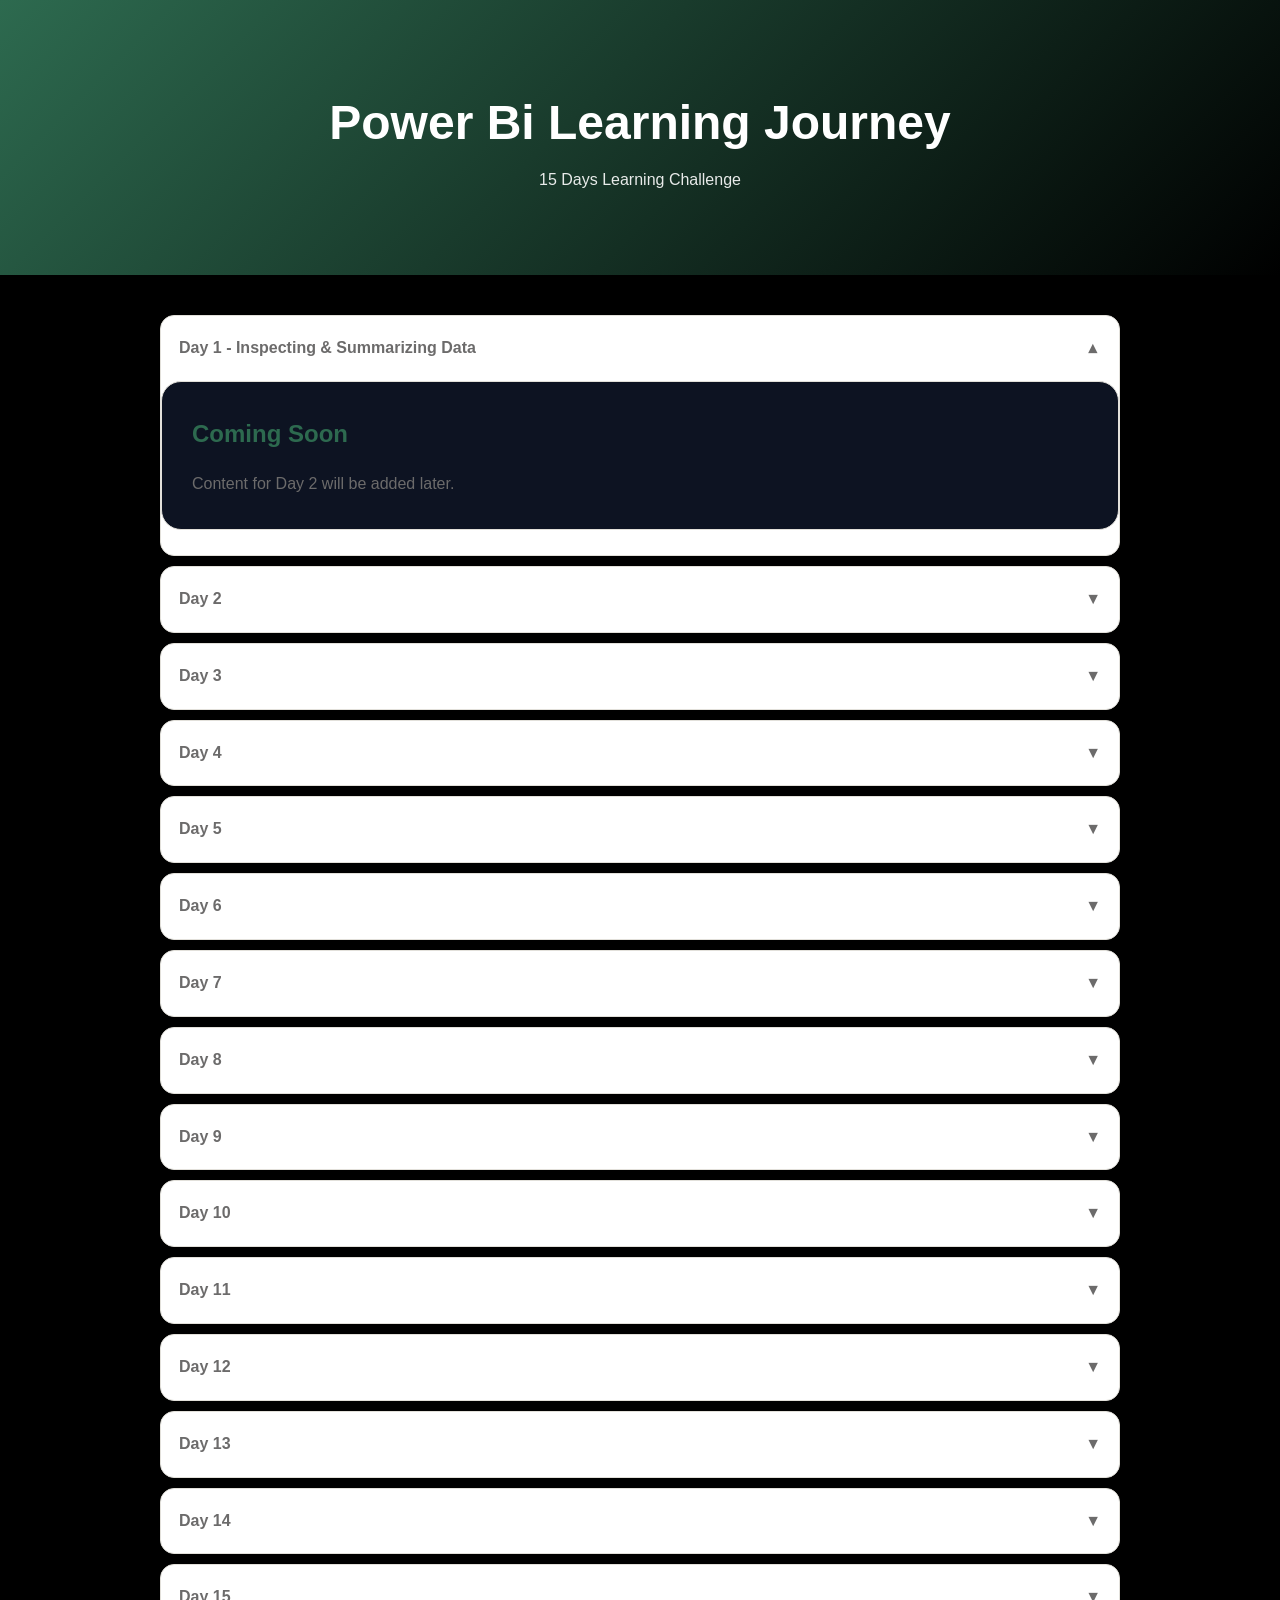
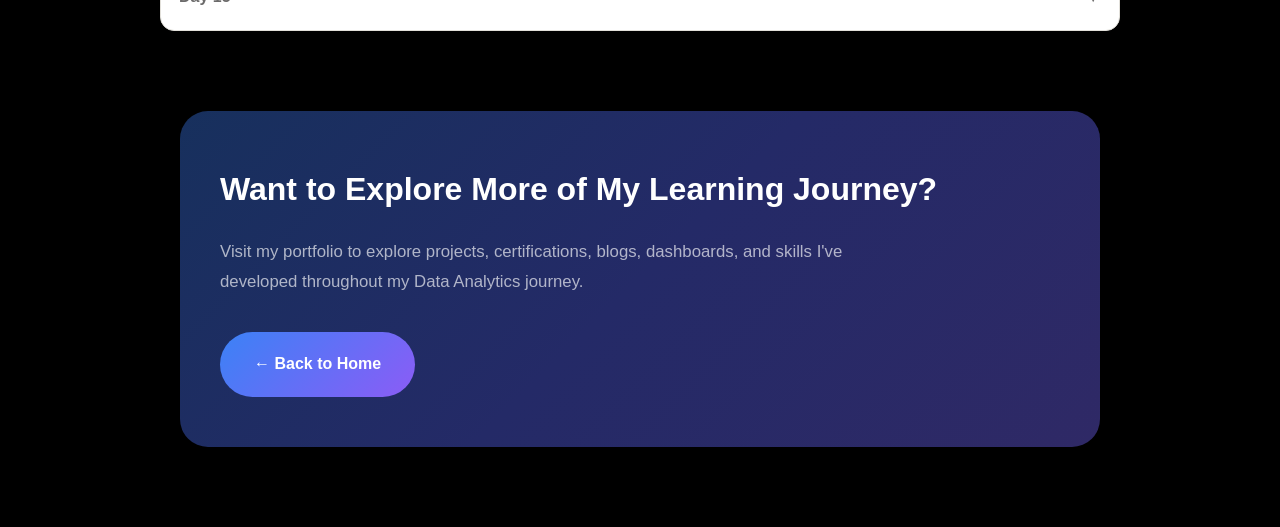
<file: learning/power-bi/index.html>
<!DOCTYPE html>
<html lang="en">

<head>
    <meta charset="UTF-8">
    <meta name="viewport" content="width=device-width, initial-scale=1.0">
    <title>Power Bi Learning Journey</title>
    <style>
        :root {
            --bg: #000000;
            --bg-card: #0D1322;
            --border: #e2e0da;
            --text-primary: #6c6b6b;
            --text-secondary: #b52020;
            --accent: #2d6a4f;
            --accent-light: #d8f3dc;
        }

        * {
            margin: 0;
            padding: 0;
            box-sizing: border-box
        }

        body {
            font-family: Inter, Arial, sans-serif;
            background: var(--bg);
            color: var(--text-primary);
            line-height: 1.8
        }

        .hero {
            padding: 80px 20px;
            background: linear-gradient(135deg, var(--accent), #000000);
            color: white;
            text-align: center
        }

        .hero h1 {
            font-size: 3rem
        }

        .hero p {
            opacity: .9
        }

        .container {
            max-width: 1000px;
            margin: auto;
            padding: 40px 20px
        }

        .card {
            background: var(--bg-card);
            border: 1px solid var(--border);
            border-radius: 20px;
            padding: 30px;
            margin-bottom: 25px;
        }

        h2 {
            margin-bottom: 15px;
            color: var(--accent)
        }

        h3 {
            margin: 20px 0 10px
        }

        table {
            width: 100%;
            border-collapse: collapse;
            margin: 15px 0;
        }

        th,
        td {
            border: 1px solid var(--border);
            padding: 12px;
            text-align: left;
        }

        th {
            background: var(--accent-light)
        }

        pre {
            background: #111827;
            color: #f8fafc;
            padding: 20px;
            border-radius: 12px;
            overflow: auto;
        }

        .accordion-item {
            background: white;
            border: 1px solid var(--border);
            border-radius: 14px;
            margin-bottom: 10px;
            overflow: hidden;
        }

        .accordion-header {
            padding: 18px;
            cursor: pointer;
            display: flex;
            justify-content: space-between;
            font-weight: 700;
        }

        .accordion-content {
            max-height: 0;
            overflow: hidden;
            transition: .4s;
        }

        .accordion-item.active .accordion-content {
            max-height: 6000px;
        }

        .arrow {
            transition: .3s
        }

        .accordion-item.active .arrow {
            transform: rotate(180deg)
        }

        .toc a {
            display: block;
            color: var(--accent);
            text-decoration: none;
            margin: 8px 0
        }

               /* CTA Button CSS*/


        .home-cta {
            margin: 80px 0 40px;
            padding: 0 20px;
        }

        .home-cta-content {
            max-width: 1100px;
            margin: auto;

            background: linear-gradient(135deg,
                    #17305d 0%,
                    #242a67 50%,
                    #2f2966 100%);

            border-radius: 28px;

            padding: 50px 40px;

            box-shadow:
                0 10px 30px rgba(0, 0, 0, .18);
        }

        .home-cta-content h2 {
            color: #fff;
            font-size: 2rem;
            font-weight: 700;
            margin-bottom: 18px;
        }

        .home-cta-content p {
            color: rgba(255, 255, 255, .65);
            max-width: 700px;
            line-height: 1.8;
            font-size: 1.05rem;
            margin-bottom: 35px;
        }

        .home-btn {
            display: inline-flex;
            align-items: center;
            justify-content: center;

            padding: 18px 34px;

            background: linear-gradient(135deg,
                    #3b82f6,
                    #8b5cf6);

            color: white;
            text-decoration: none;
            font-weight: 700;
            font-size: 1rem;

            border-radius: 999px;

            transition: .35s ease;
        }

        .home-btn:hover {
            transform: translateY(-4px);
            box-shadow: 0 10px 25px rgba(99, 102, 241, .35);
        }

        /* Mobile Responsive CTA Button*/

        @media (max-width:768px) {

            .home-cta-content {
                padding: 35px 25px;
            }

            .home-cta-content h2 {
                font-size: 1.5rem;
            }

            .home-btn {
                width: 100%;
            }
        }

    </style>
</head>

<body>

    <section class="hero">
        <h1>Power Bi Learning Journey</h1>
        <p> 15 Days Learning Challenge</p>
    </section>

    <div class="container">



        <div class="accordion">

            <div class="accordion-item active">
                <div class="accordion-header">
                    <span>Day 1 - Inspecting & Summarizing Data</span>
                    <span class="arrow">▼</span>
                </div>

                <div class="accordion-content">
                    <div class="card">
                        <h2>Coming Soon</h2>
                        <p>Content for Day 2 will be added later.</p>
                    </div>

                </div> 
                  
            </div>

            <div class="accordion-item">
                <div class="accordion-header">
                    <span>Day 2</span><span class="arrow">▼</span>
                </div>
                <div class="accordion-content">
                    <div class="card">
                        <h2>Coming Soon</h2>
                        <p>Content for Day 2 will be added later.</p>
                    </div>
                </div>
            </div>

            <div class="accordion-item">
                <div class="accordion-header">
                    <span>Day 3</span><span class="arrow">▼</span>
                </div>
                <div class="accordion-content">
                    <div class="card">
                        <h2>Coming Soon</h2>
                        <p>Content for Day 3 will be added later.</p>
                    </div>
                </div>
            </div>

            <div class="accordion-item">
                <div class="accordion-header">
                    <span>Day 4</span><span class="arrow">▼</span>
                </div>
                <div class="accordion-content">
                    <div class="card">
                        <h2>Coming Soon</h2>
                        <p>Content for Day 4 will be added later.</p>
                    </div>
                </div>
            </div>

            <div class="accordion-item">
                <div class="accordion-header">
                    <span>Day 5</span><span class="arrow">▼</span>
                </div>
                <div class="accordion-content">
                    <div class="card">
                        <h2>Coming Soon</h2>
                        <p>Content for Day 5 will be added later.</p>
                    </div>
                </div>
            </div>

            <div class="accordion-item">
                <div class="accordion-header">
                    <span>Day 6</span><span class="arrow">▼</span>
                </div>
                <div class="accordion-content">
                    <div class="card">
                        <h2>Coming Soon</h2>
                        <p>Content for Day 6 will be added later.</p>
                    </div>
                </div>
            </div>

            <div class="accordion-item">
                <div class="accordion-header">
                    <span>Day 7</span><span class="arrow">▼</span>
                </div>
                <div class="accordion-content">
                    <div class="card">
                        <h2>Coming Soon</h2>
                        <p>Content for Day 7 will be added later.</p>
                    </div>
                </div>
            </div>

            <div class="accordion-item">
                <div class="accordion-header">
                    <span>Day 8</span><span class="arrow">▼</span>
                </div>
                <div class="accordion-content">
                    <div class="card">
                        <h2>Coming Soon</h2>
                        <p>Content for Day 8 will be added later.</p>
                    </div>
                </div>
            </div>

            <div class="accordion-item">
                <div class="accordion-header">
                    <span>Day 9</span><span class="arrow">▼</span>
                </div>
                <div class="accordion-content">
                    <div class="card">
                        <h2>Coming Soon</h2>
                        <p>Content for Day 9 will be added later.</p>
                    </div>
                </div>
            </div>

            <div class="accordion-item">
                <div class="accordion-header">
                    <span>Day 10</span><span class="arrow">▼</span>
                </div>
                <div class="accordion-content">
                    <div class="card">
                        <h2>Coming Soon</h2>
                        <p>Content for Day 10 will be added later.</p>
                    </div>
                </div>
            </div>

            <div class="accordion-item">
                <div class="accordion-header">
                    <span>Day 11</span><span class="arrow">▼</span>
                </div>
                <div class="accordion-content">
                    <div class="card">
                        <h2>Coming Soon</h2>
                        <p>Content for Day 11 will be added later.</p>
                    </div>
                </div>
            </div>

            <div class="accordion-item">
                <div class="accordion-header">
                    <span>Day 12</span><span class="arrow">▼</span>
                </div>
                <div class="accordion-content">
                    <div class="card">
                        <h2>Coming Soon</h2>
                        <p>Content for Day 12 will be added later.</p>
                    </div>
                </div>
            </div>

            <div class="accordion-item">
                <div class="accordion-header">
                    <span>Day 13</span><span class="arrow">▼</span>
                </div>
                <div class="accordion-content">
                    <div class="card">
                        <h2>Coming Soon</h2>
                        <p>Content for Day 13 will be added later.</p>
                    </div>
                </div>
            </div>

            <div class="accordion-item">
                <div class="accordion-header">
                    <span>Day 14</span><span class="arrow">▼</span>
                </div>
                <div class="accordion-content">
                    <div class="card">
                        <h2>Coming Soon</h2>
                        <p>Content for Day 14 will be added later.</p>
                    </div>
                </div>
            </div>

            <div class="accordion-item">
                <div class="accordion-header">
                    <span>Day 15</span><span class="arrow">▼</span>
                </div>
                <div class="accordion-content">
                    <div class="card">
                        <h2>Coming Soon</h2>
                        <p>Content for Day 15 will be added later.</p>
                    </div>
                </div>
            </div>

        </div>

        <!-- /* CTA Button For Go To Home*/ -->
        <section class="home-cta">
            <div class="home-cta-content">
                <h2>Want to Explore More of My Learning Journey?</h2>

                <p>
                    Visit my portfolio to explore projects, certifications,
                    blogs, dashboards, and skills I've developed throughout
                    my Data Analytics journey.
                </p>

                <a href="../../" class="home-btn">
                    ← Back to Home
                </a>
            </div>
        </section>

        <script>
            const items = document.querySelectorAll('.accordion-item');
            items.forEach(item => {
                item.querySelector('.accordion-header').addEventListener('click', () => {
                    items.forEach(i => { if (i !== item) i.classList.remove('active') });
                    item.classList.toggle('active');
                });
            });
        </script>

</body>

</html>
</file>
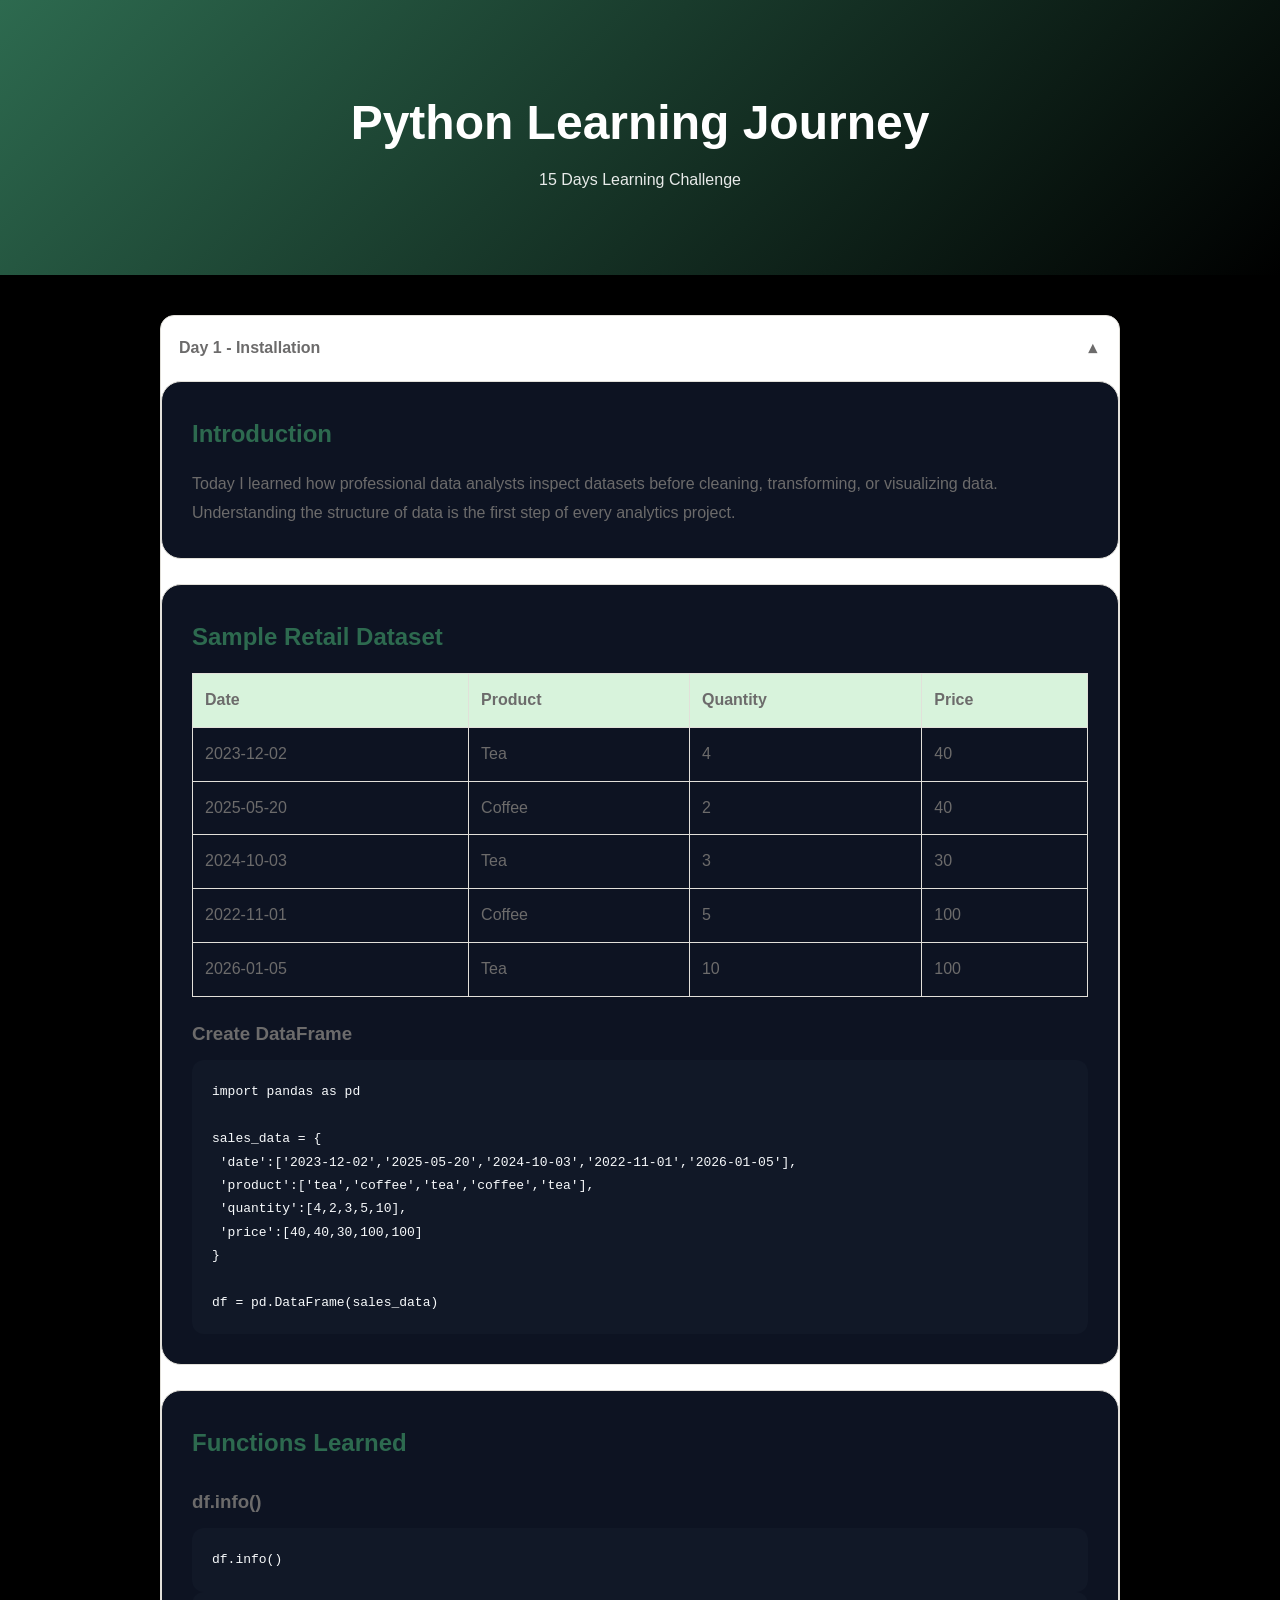
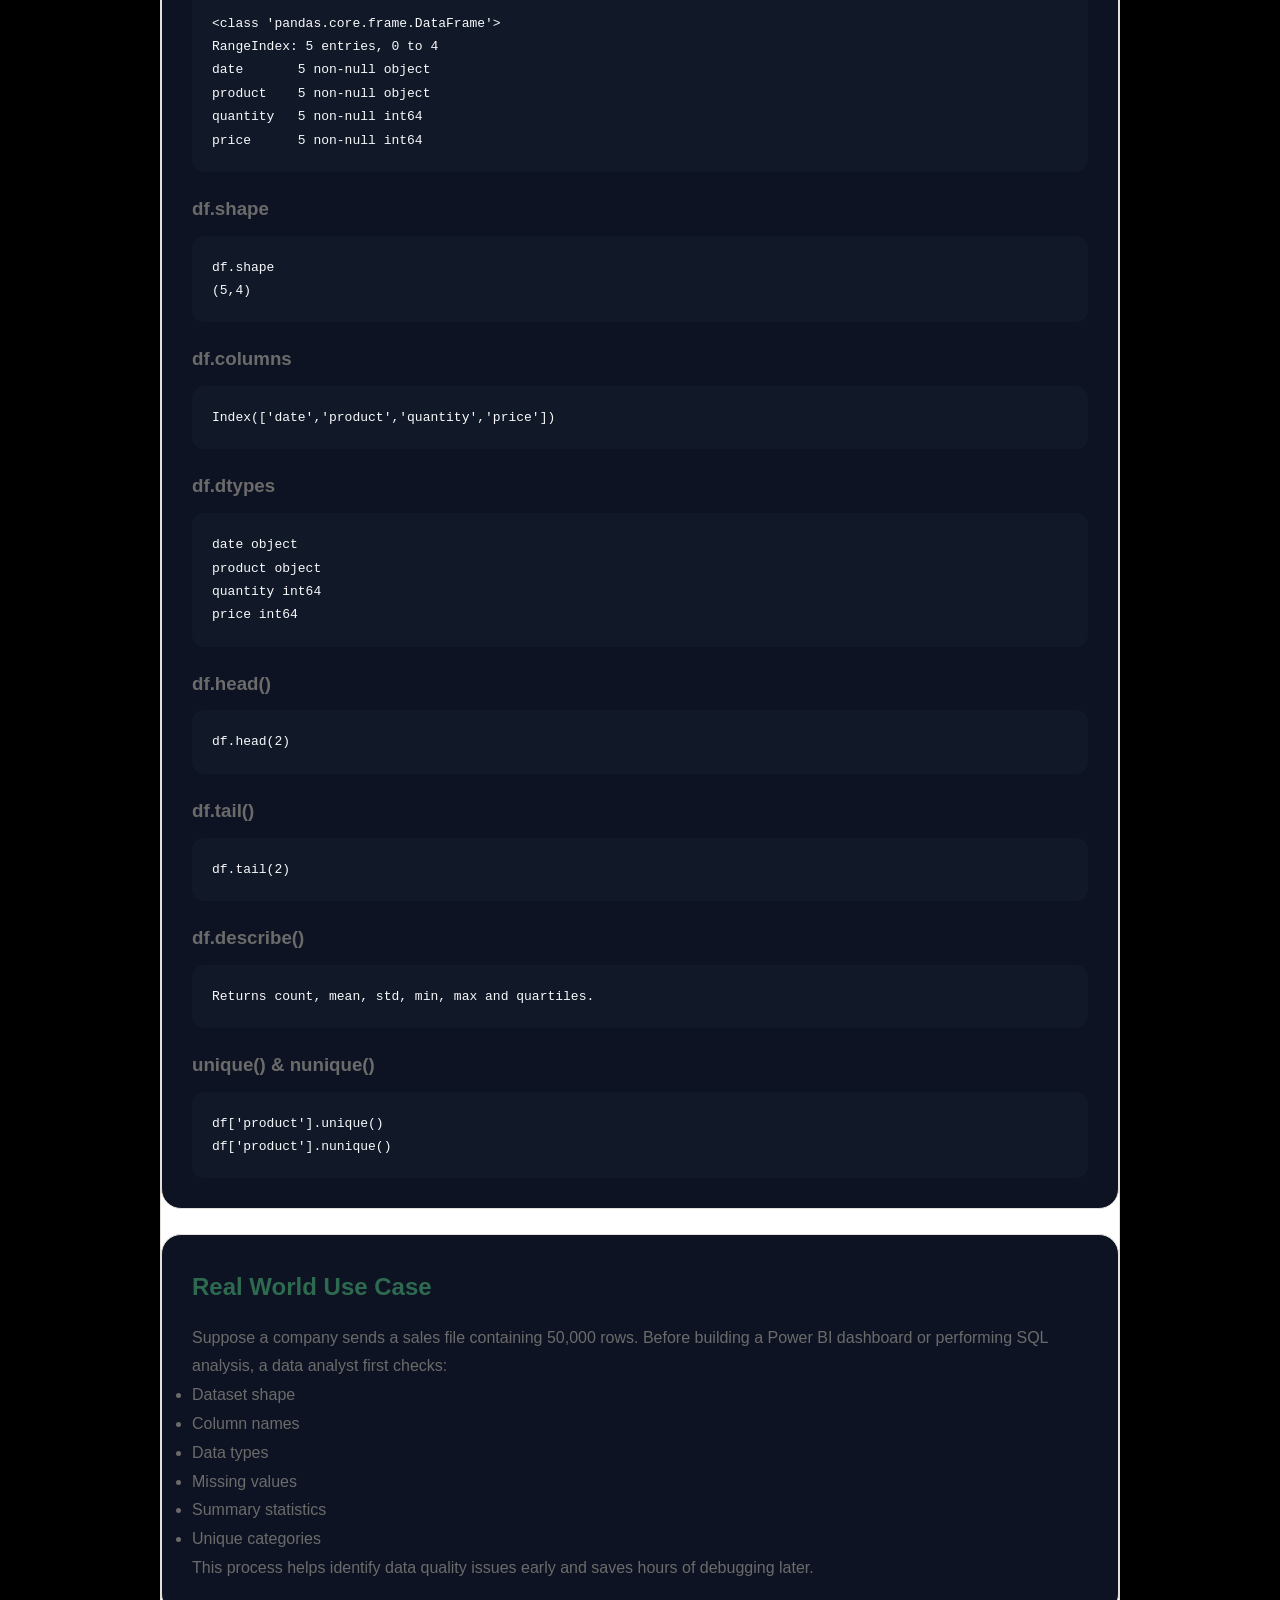
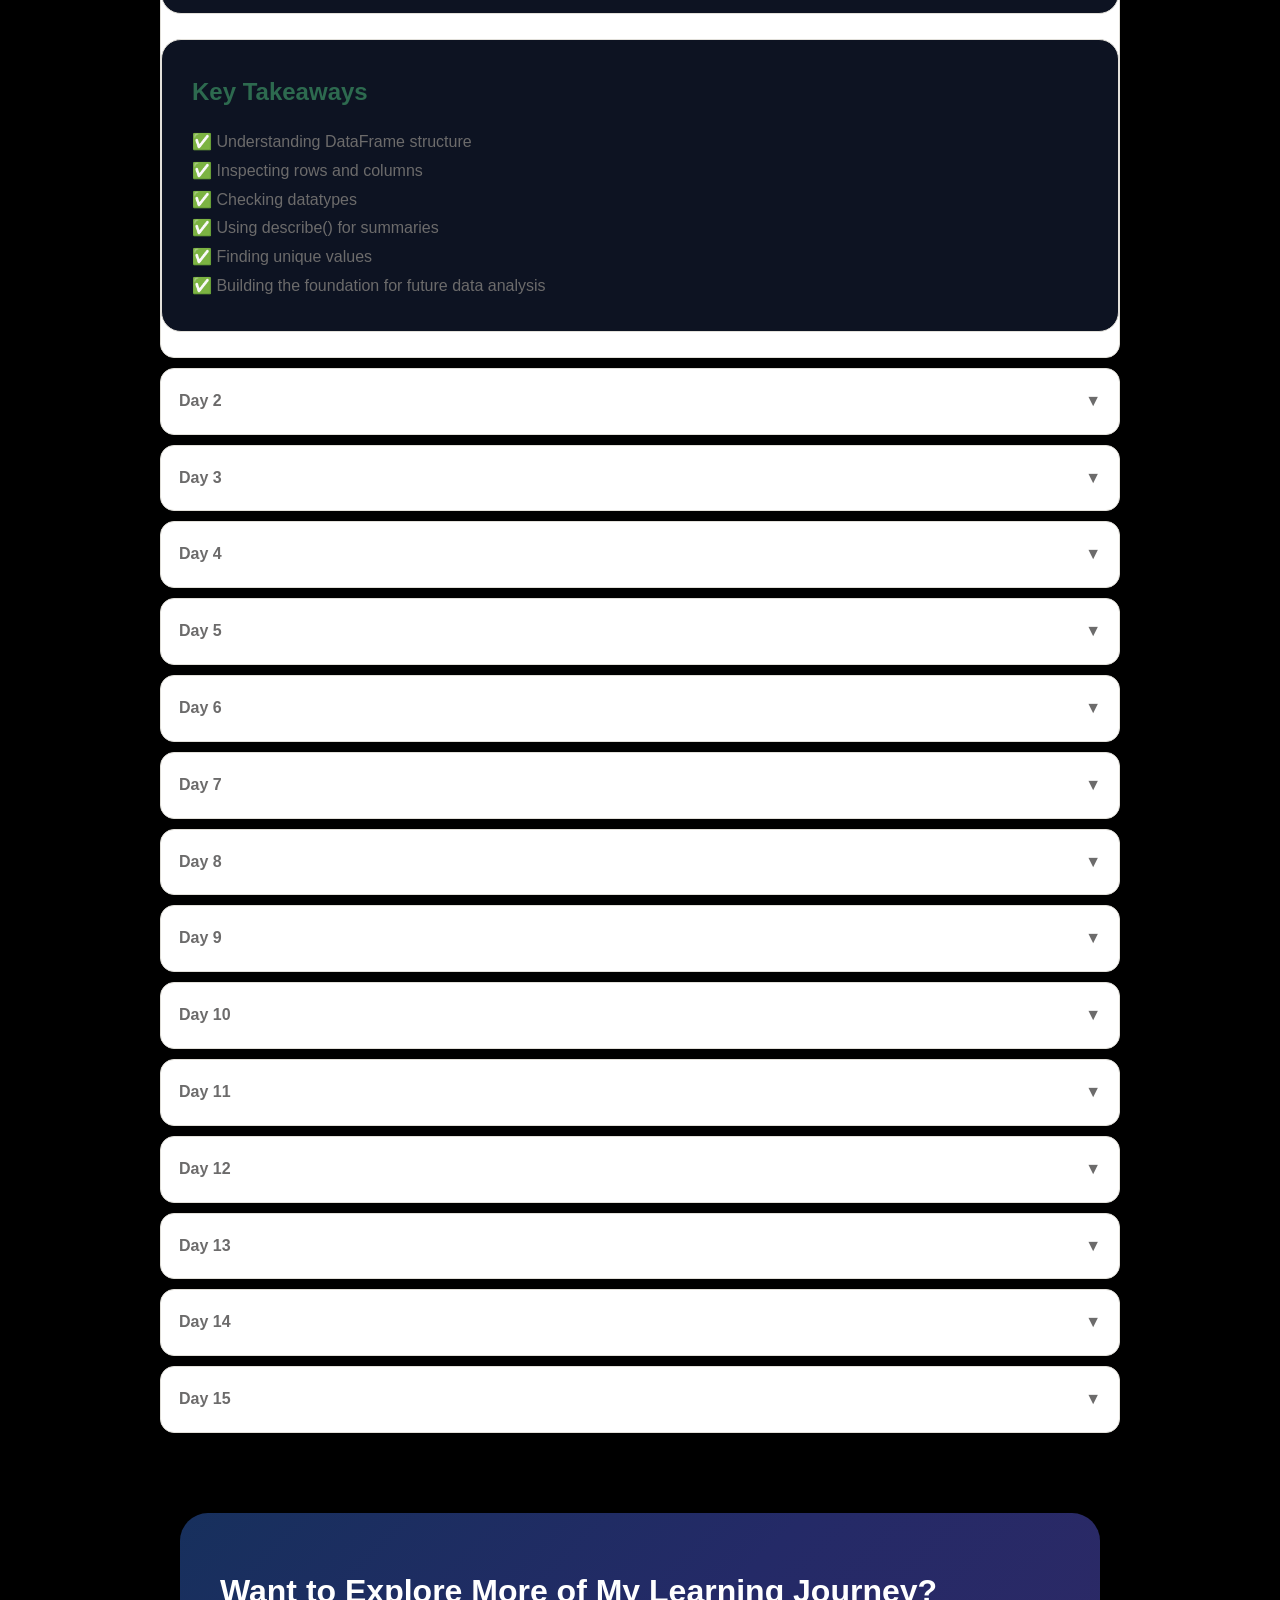
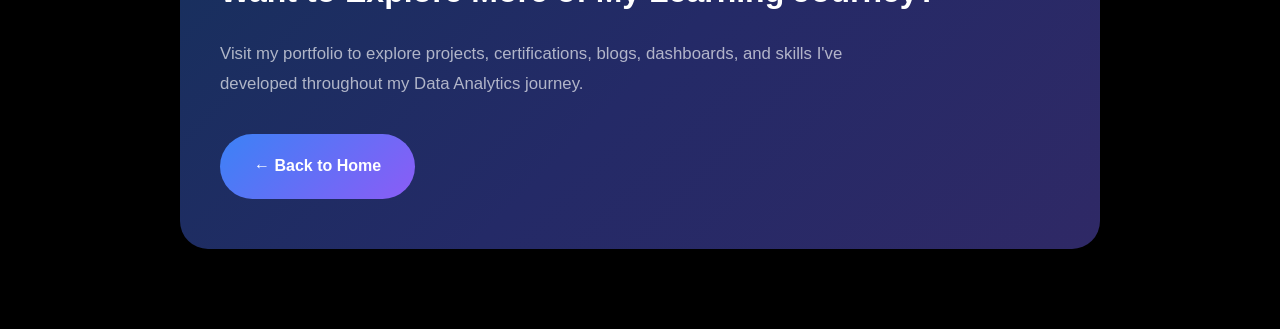
<file: learning/python/index.html>
<!DOCTYPE html>
<html lang="en">

<head>
    <meta charset="UTF-8">
    <meta name="viewport" content="width=device-width, initial-scale=1.0">
    <title>Python Learning Journey</title>
    <style>
        :root {
            --bg: #000000;
            --bg-card: #0D1322;
            --border: #e2e0da;
            --text-primary: #6c6b6b;
            --text-secondary: #b52020;
            --accent: #2d6a4f;
            --accent-light: #d8f3dc;
        }

        * {
            margin: 0;
            padding: 0;
            box-sizing: border-box
        }

        body {
            font-family: Inter, Arial, sans-serif;
            background: var(--bg);
            color: var(--text-primary);
            line-height: 1.8
        }

        .hero {
            padding: 80px 20px;
            background: linear-gradient(135deg, var(--accent), #000000);
            color: white;
            text-align: center
        }

        .hero h1 {
            font-size: 3rem
        }

        .hero p {
            opacity: .9
        }

        .container {
            max-width: 1000px;
            margin: auto;
            padding: 40px 20px
        }

        .card {
            background: var(--bg-card);
            border: 1px solid var(--border);
            border-radius: 20px;
            padding: 30px;
            margin-bottom: 25px;
        }

        h2 {
            margin-bottom: 15px;
            color: var(--accent)
        }

        h3 {
            margin: 20px 0 10px
        }

        table {
            width: 100%;
            border-collapse: collapse;
            margin: 15px 0;
        }

        th,
        td {
            border: 1px solid var(--border);
            padding: 12px;
            text-align: left;
        }

        th {
            background: var(--accent-light)
        }

        pre {
            background: #111827;
            color: #f8fafc;
            padding: 20px;
            border-radius: 12px;
            overflow: auto;
        }

        .accordion-item {
            background: white;
            border: 1px solid var(--border);
            border-radius: 14px;
            margin-bottom: 10px;
            overflow: hidden;
        }

        .accordion-header {
            padding: 18px;
            cursor: pointer;
            display: flex;
            justify-content: space-between;
            font-weight: 700;
        }

        .accordion-content {
            max-height: 0;
            overflow: hidden;
            transition: .4s;
        }

        .accordion-item.active .accordion-content {
            max-height: 6000px;
        }

        .arrow {
            transition: .3s
        }

        .accordion-item.active .arrow {
            transform: rotate(180deg)
        }

        .toc a {
            display: block;
            color: var(--accent);
            text-decoration: none;
            margin: 8px 0
        }



        /* CTA Button CSS*/


        .home-cta {
            margin: 80px 0 40px;
            padding: 0 20px;
        }

        .home-cta-content {
            max-width: 1100px;
            margin: auto;

            background: linear-gradient(135deg,
                    #17305d 0%,
                    #242a67 50%,
                    #2f2966 100%);

            border-radius: 28px;

            padding: 50px 40px;

            box-shadow:
                0 10px 30px rgba(0, 0, 0, .18);
        }

        .home-cta-content h2 {
            color: #fff;
            font-size: 2rem;
            font-weight: 700;
            margin-bottom: 18px;
        }

        .home-cta-content p {
            color: rgba(255, 255, 255, .65);
            max-width: 700px;
            line-height: 1.8;
            font-size: 1.05rem;
            margin-bottom: 35px;
        }

        .home-btn {
            display: inline-flex;
            align-items: center;
            justify-content: center;

            padding: 18px 34px;

            background: linear-gradient(135deg,
                    #3b82f6,
                    #8b5cf6);

            color: white;
            text-decoration: none;
            font-weight: 700;
            font-size: 1rem;

            border-radius: 999px;

            transition: .35s ease;
        }

        .home-btn:hover {
            transform: translateY(-4px);
            box-shadow: 0 10px 25px rgba(99, 102, 241, .35);
        }

        /* Mobile Responsive CTA Button*/

        @media (max-width:768px) {

            .home-cta-content {
                padding: 35px 25px;
            }

            .home-cta-content h2 {
                font-size: 1.5rem;
            }

            .home-btn {
                width: 100%;
            }
        }
    </style>
</head>

<body>

    <section class="hero">
        <h1>Python Learning Journey</h1>
        <p> 15 Days Learning Challenge</p>
    </section>

    <div class="container">



        <div class="accordion">

            <div class="accordion-item active">
                <div class="accordion-header">
                    <span>Day 1 - Installation</span>
                    <span class="arrow">▼</span>
                </div>

                <div class="accordion-content">
                    <div class="card" id="intro">
                        <h2>Introduction</h2>
                        <p>Today I learned how professional data analysts inspect datasets before cleaning,
                            transforming, or visualizing data. Understanding the structure of data is the first step of
                            every analytics project.</p>
                    </div>

                    <div class="card" id="dataset">
                        <h2>Sample Retail Dataset</h2>
                        <table>
                            <tr>
                                <th>Date</th>
                                <th>Product</th>
                                <th>Quantity</th>
                                <th>Price</th>
                            </tr>
                            <tr>
                                <td>2023-12-02</td>
                                <td>Tea</td>
                                <td>4</td>
                                <td>40</td>
                            </tr>
                            <tr>
                                <td>2025-05-20</td>
                                <td>Coffee</td>
                                <td>2</td>
                                <td>40</td>
                            </tr>
                            <tr>
                                <td>2024-10-03</td>
                                <td>Tea</td>
                                <td>3</td>
                                <td>30</td>
                            </tr>
                            <tr>
                                <td>2022-11-01</td>
                                <td>Coffee</td>
                                <td>5</td>
                                <td>100</td>
                            </tr>
                            <tr>
                                <td>2026-01-05</td>
                                <td>Tea</td>
                                <td>10</td>
                                <td>100</td>
                            </tr>
                        </table>

                        <h3>Create DataFrame</h3>
                        <pre>import pandas as pd

sales_data = {
 'date':['2023-12-02','2025-05-20','2024-10-03','2022-11-01','2026-01-05'],
 'product':['tea','coffee','tea','coffee','tea'],
 'quantity':[4,2,3,5,10],
 'price':[40,40,30,100,100]
}

df = pd.DataFrame(sales_data)</pre>
                    </div>

                    <div class="card" id="functions">
                        <h2>Functions Learned</h2>

                        <h3>df.info()</h3>
                        <pre>df.info()</pre>
                        <pre>&lt;class 'pandas.core.frame.DataFrame'&gt;
RangeIndex: 5 entries, 0 to 4
date       5 non-null object
product    5 non-null object
quantity   5 non-null int64
price      5 non-null int64</pre>

                        <h3>df.shape</h3>
                        <pre>df.shape
(5,4)</pre>

                        <h3>df.columns</h3>
                        <pre>Index(['date','product','quantity','price'])</pre>

                        <h3>df.dtypes</h3>
                        <pre>date object
product object
quantity int64
price int64</pre>

                        <h3>df.head()</h3>
                        <pre>df.head(2)</pre>

                        <h3>df.tail()</h3>
                        <pre>df.tail(2)</pre>

                        <h3>df.describe()</h3>
                        <pre>Returns count, mean, std, min, max and quartiles.</pre>

                        <h3>unique() & nunique()</h3>
                        <pre>df['product'].unique()
df['product'].nunique()</pre>

                    </div>

                    <div class="card" id="example">
                        <h2>Real World Use Case</h2>
                        <p>Suppose a company sends a sales file containing 50,000 rows. Before building a Power BI
                            dashboard or performing SQL analysis, a data analyst first checks:</p>
                        <ul>
                            <li>Dataset shape</li>
                            <li>Column names</li>
                            <li>Data types</li>
                            <li>Missing values</li>
                            <li>Summary statistics</li>
                            <li>Unique categories</li>
                        </ul>
                        <p>This process helps identify data quality issues early and saves hours of debugging later.</p>
                    </div>

                    <div class="card" id="takeaways">
                        <h2>Key Takeaways</h2>
                        <p>✅ Understanding DataFrame structure</p>
                        <p>✅ Inspecting rows and columns</p>
                        <p>✅ Checking datatypes</p>
                        <p>✅ Using describe() for summaries</p>
                        <p>✅ Finding unique values</p>
                        <p>✅ Building the foundation for future data analysis</p>
                    </div>

                </div>
            </div>

            <div class="accordion-item">
                <div class="accordion-header">
                    <span>Day 2</span><span class="arrow">▼</span>
                </div>
                <div class="accordion-content">
                    <div class="card">
                        <h2>Coming Soon</h2>
                        <p>Content for Day 2 will be added later.</p>
                    </div>
                </div>
            </div>

            <div class="accordion-item">
                <div class="accordion-header">
                    <span>Day 3</span><span class="arrow">▼</span>
                </div>
                <div class="accordion-content">
                    <div class="card">
                        <h2>Coming Soon</h2>
                        <p>Content for Day 3 will be added later.</p>
                    </div>
                </div>
            </div>

            <div class="accordion-item">
                <div class="accordion-header">
                    <span>Day 4</span><span class="arrow">▼</span>
                </div>
                <div class="accordion-content">
                    <div class="card">
                        <h2>Coming Soon</h2>
                        <p>Content for Day 4 will be added later.</p>
                    </div>
                </div>
            </div>

            <div class="accordion-item">
                <div class="accordion-header">
                    <span>Day 5</span><span class="arrow">▼</span>
                </div>
                <div class="accordion-content">
                    <div class="card">
                        <h2>Coming Soon</h2>
                        <p>Content for Day 5 will be added later.</p>
                    </div>
                </div>
            </div>

            <div class="accordion-item">
                <div class="accordion-header">
                    <span>Day 6</span><span class="arrow">▼</span>
                </div>
                <div class="accordion-content">
                    <div class="card">
                        <h2>Coming Soon</h2>
                        <p>Content for Day 6 will be added later.</p>
                    </div>
                </div>
            </div>

            <div class="accordion-item">
                <div class="accordion-header">
                    <span>Day 7</span><span class="arrow">▼</span>
                </div>
                <div class="accordion-content">
                    <div class="card">
                        <h2>Coming Soon</h2>
                        <p>Content for Day 7 will be added later.</p>
                    </div>
                </div>
            </div>

            <div class="accordion-item">
                <div class="accordion-header">
                    <span>Day 8</span><span class="arrow">▼</span>
                </div>
                <div class="accordion-content">
                    <div class="card">
                        <h2>Coming Soon</h2>
                        <p>Content for Day 8 will be added later.</p>
                    </div>
                </div>
            </div>

            <div class="accordion-item">
                <div class="accordion-header">
                    <span>Day 9</span><span class="arrow">▼</span>
                </div>
                <div class="accordion-content">
                    <div class="card">
                        <h2>Coming Soon</h2>
                        <p>Content for Day 9 will be added later.</p>
                    </div>
                </div>
            </div>

            <div class="accordion-item">
                <div class="accordion-header">
                    <span>Day 10</span><span class="arrow">▼</span>
                </div>
                <div class="accordion-content">
                    <div class="card">
                        <h2>Coming Soon</h2>
                        <p>Content for Day 10 will be added later.</p>
                    </div>
                </div>
            </div>

            <div class="accordion-item">
                <div class="accordion-header">
                    <span>Day 11</span><span class="arrow">▼</span>
                </div>
                <div class="accordion-content">
                    <div class="card">
                        <h2>Coming Soon</h2>
                        <p>Content for Day 11 will be added later.</p>
                    </div>
                </div>
            </div>

            <div class="accordion-item">
                <div class="accordion-header">
                    <span>Day 12</span><span class="arrow">▼</span>
                </div>
                <div class="accordion-content">
                    <div class="card">
                        <h2>Coming Soon</h2>
                        <p>Content for Day 12 will be added later.</p>
                    </div>
                </div>
            </div>

            <div class="accordion-item">
                <div class="accordion-header">
                    <span>Day 13</span><span class="arrow">▼</span>
                </div>
                <div class="accordion-content">
                    <div class="card">
                        <h2>Coming Soon</h2>
                        <p>Content for Day 13 will be added later.</p>
                    </div>
                </div>
            </div>

            <div class="accordion-item">
                <div class="accordion-header">
                    <span>Day 14</span><span class="arrow">▼</span>
                </div>
                <div class="accordion-content">
                    <div class="card">
                        <h2>Coming Soon</h2>
                        <p>Content for Day 14 will be added later.</p>
                    </div>
                </div>
            </div>

            <div class="accordion-item">
                <div class="accordion-header">
                    <span>Day 15</span><span class="arrow">▼</span>
                </div>
                <div class="accordion-content">
                    <div class="card">
                        <h2>Coming Soon</h2>
                        <p>Content for Day 15 will be added later.</p>
                    </div>
                </div>
            </div>

        </div>

        <!-- /* CTA Button For Go To Home*/ -->
        <section class="home-cta">
            <div class="home-cta-content">
                <h2>Want to Explore More of My Learning Journey?</h2>

                <p>
                    Visit my portfolio to explore projects, certifications,
                    blogs, dashboards, and skills I've developed throughout
                    my Data Analytics journey.
                </p>

                <a href="../../" class="home-btn">
                    ← Back to Home
                </a>
            </div>
        </section>
        
        <script>
            const items = document.querySelectorAll('.accordion-item');
            items.forEach(item => {
                item.querySelector('.accordion-header').addEventListener('click', () => {
                    items.forEach(i => { if (i !== item) i.classList.remove('active') });
                    item.classList.toggle('active');
                });
            });
        </script>

</body>

</html>
</file>
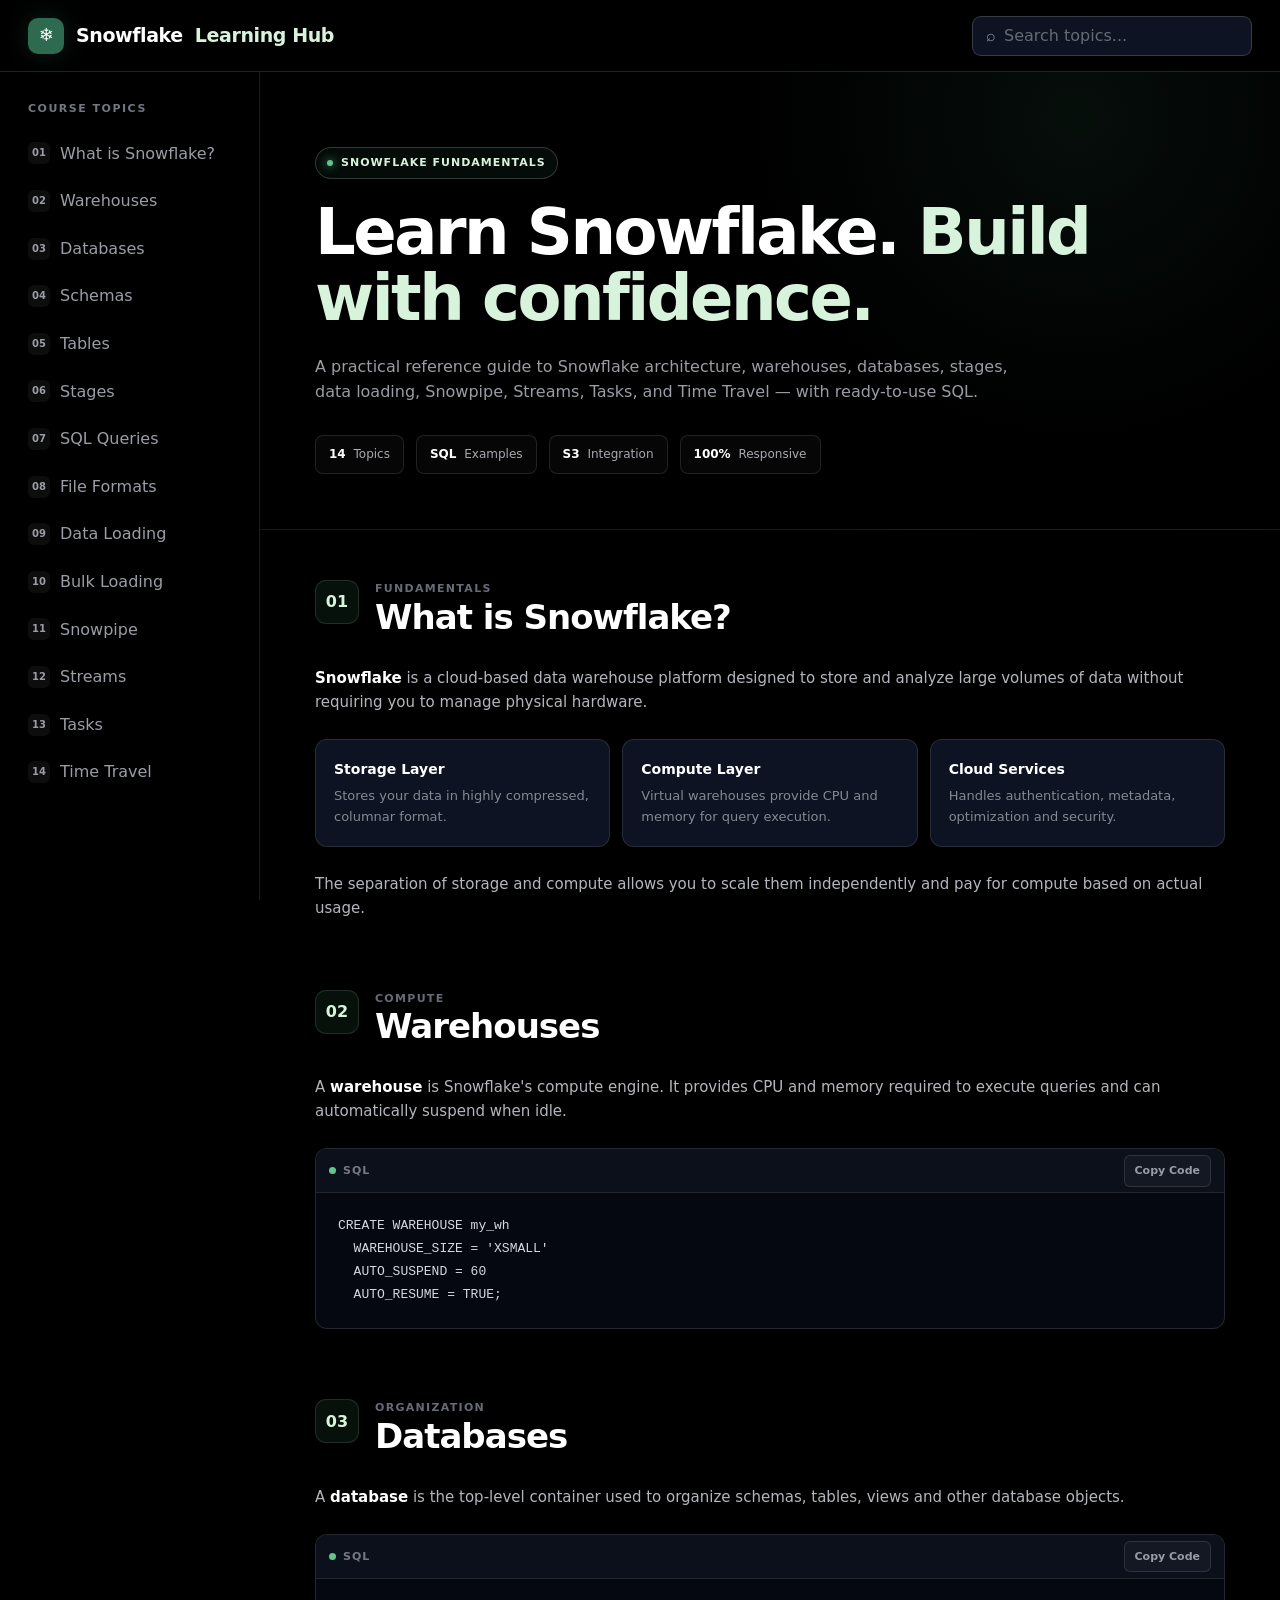
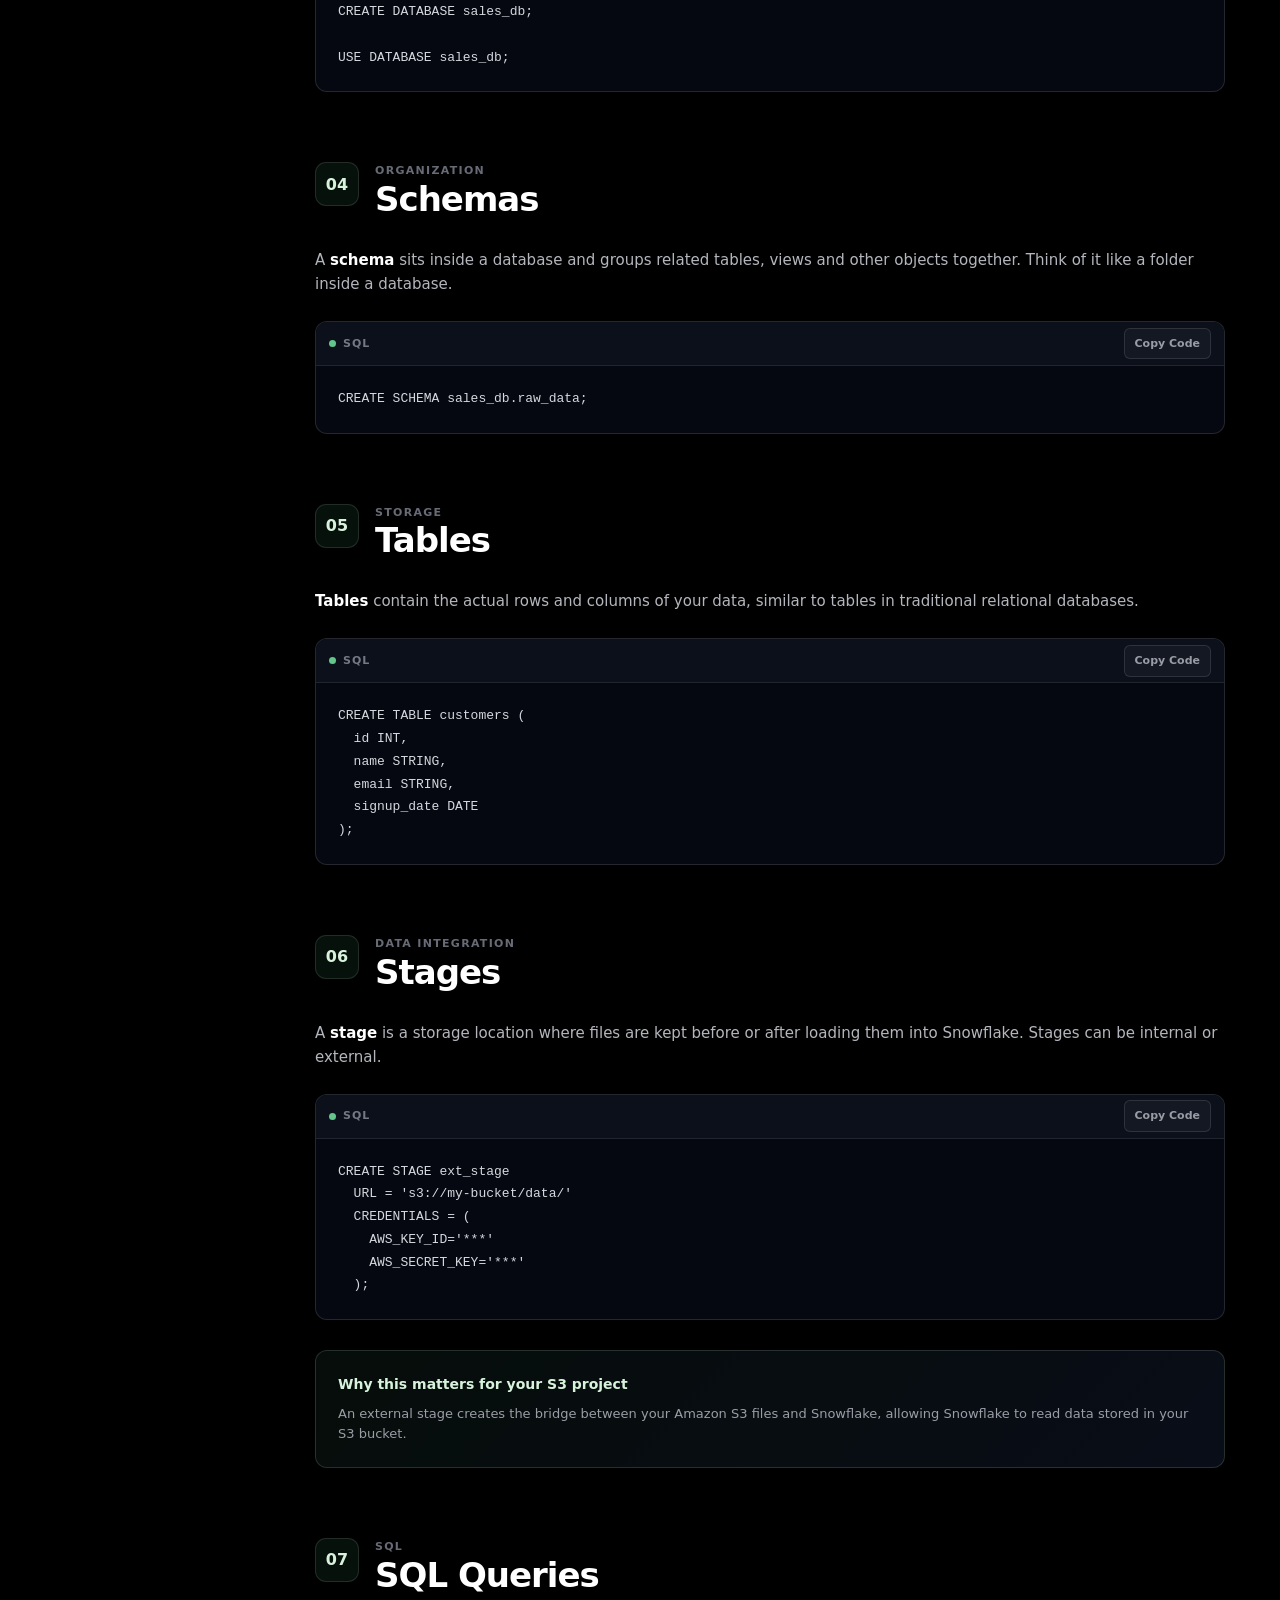
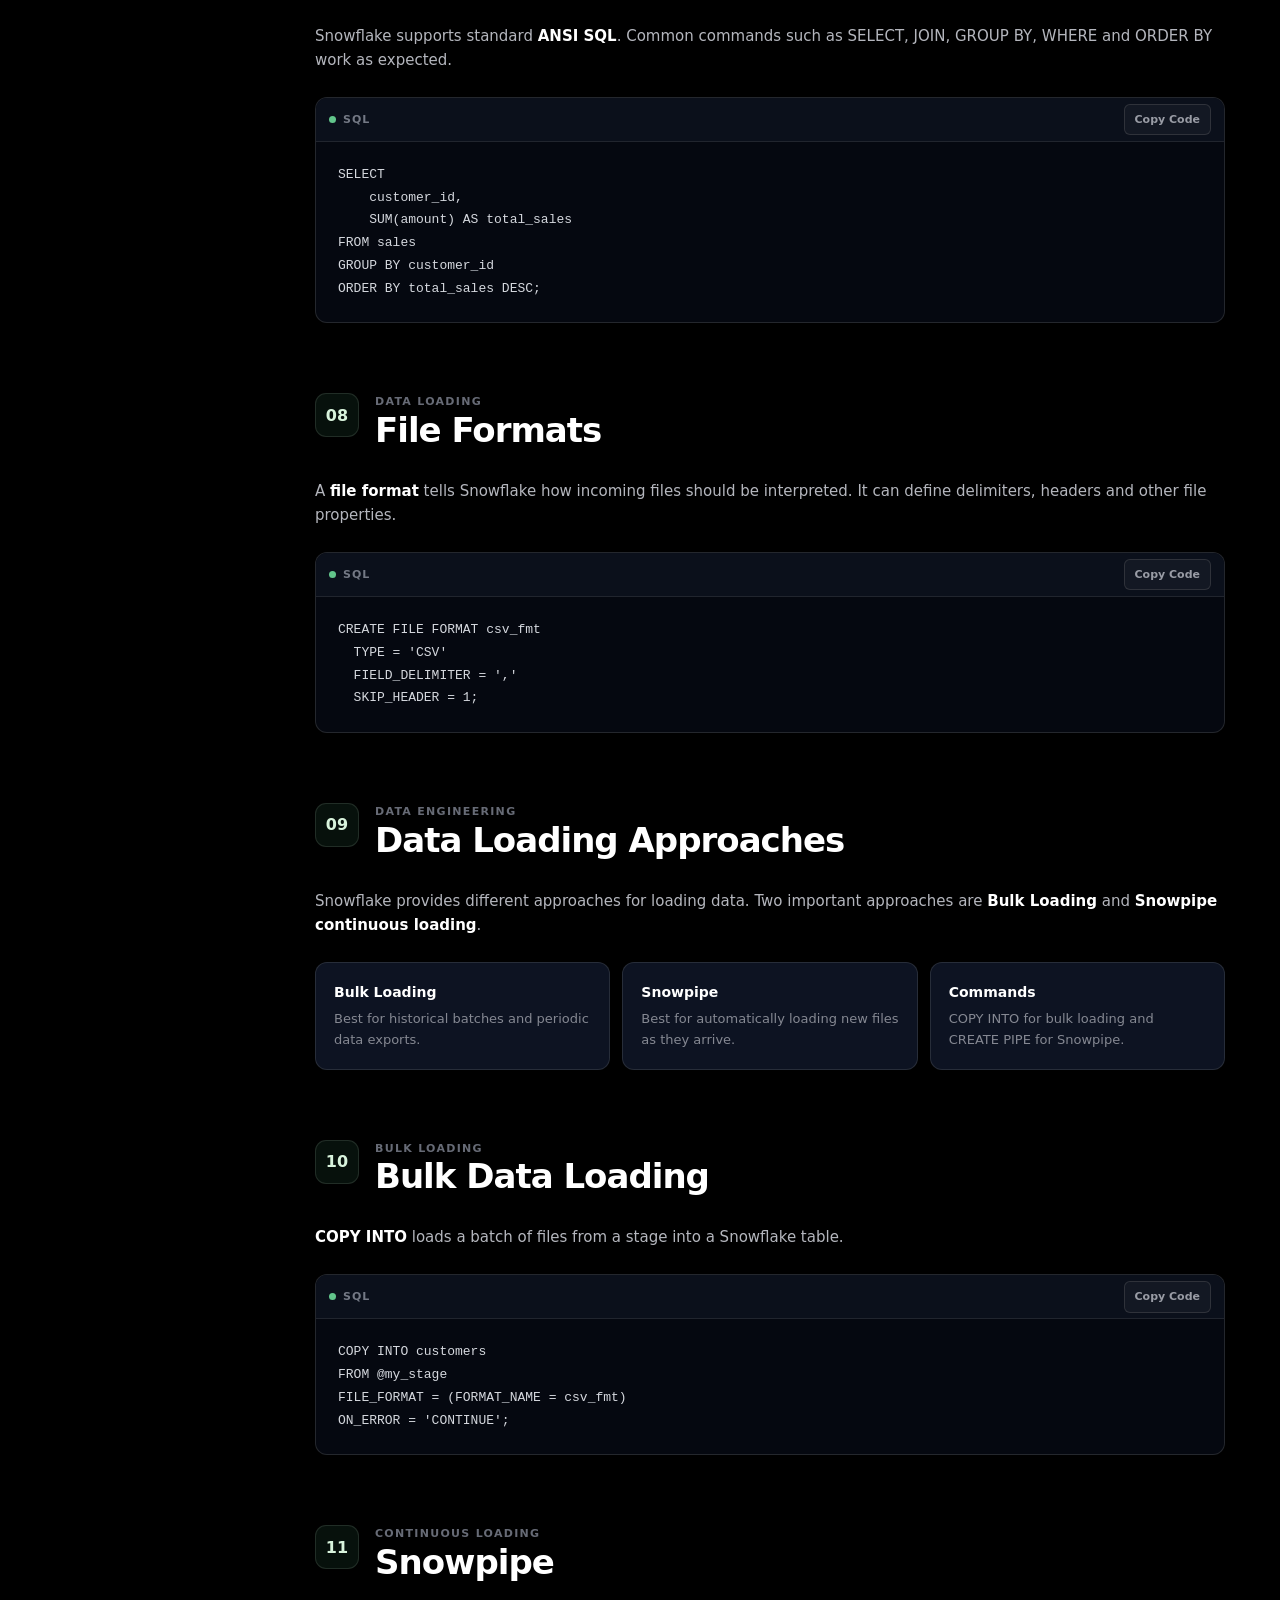
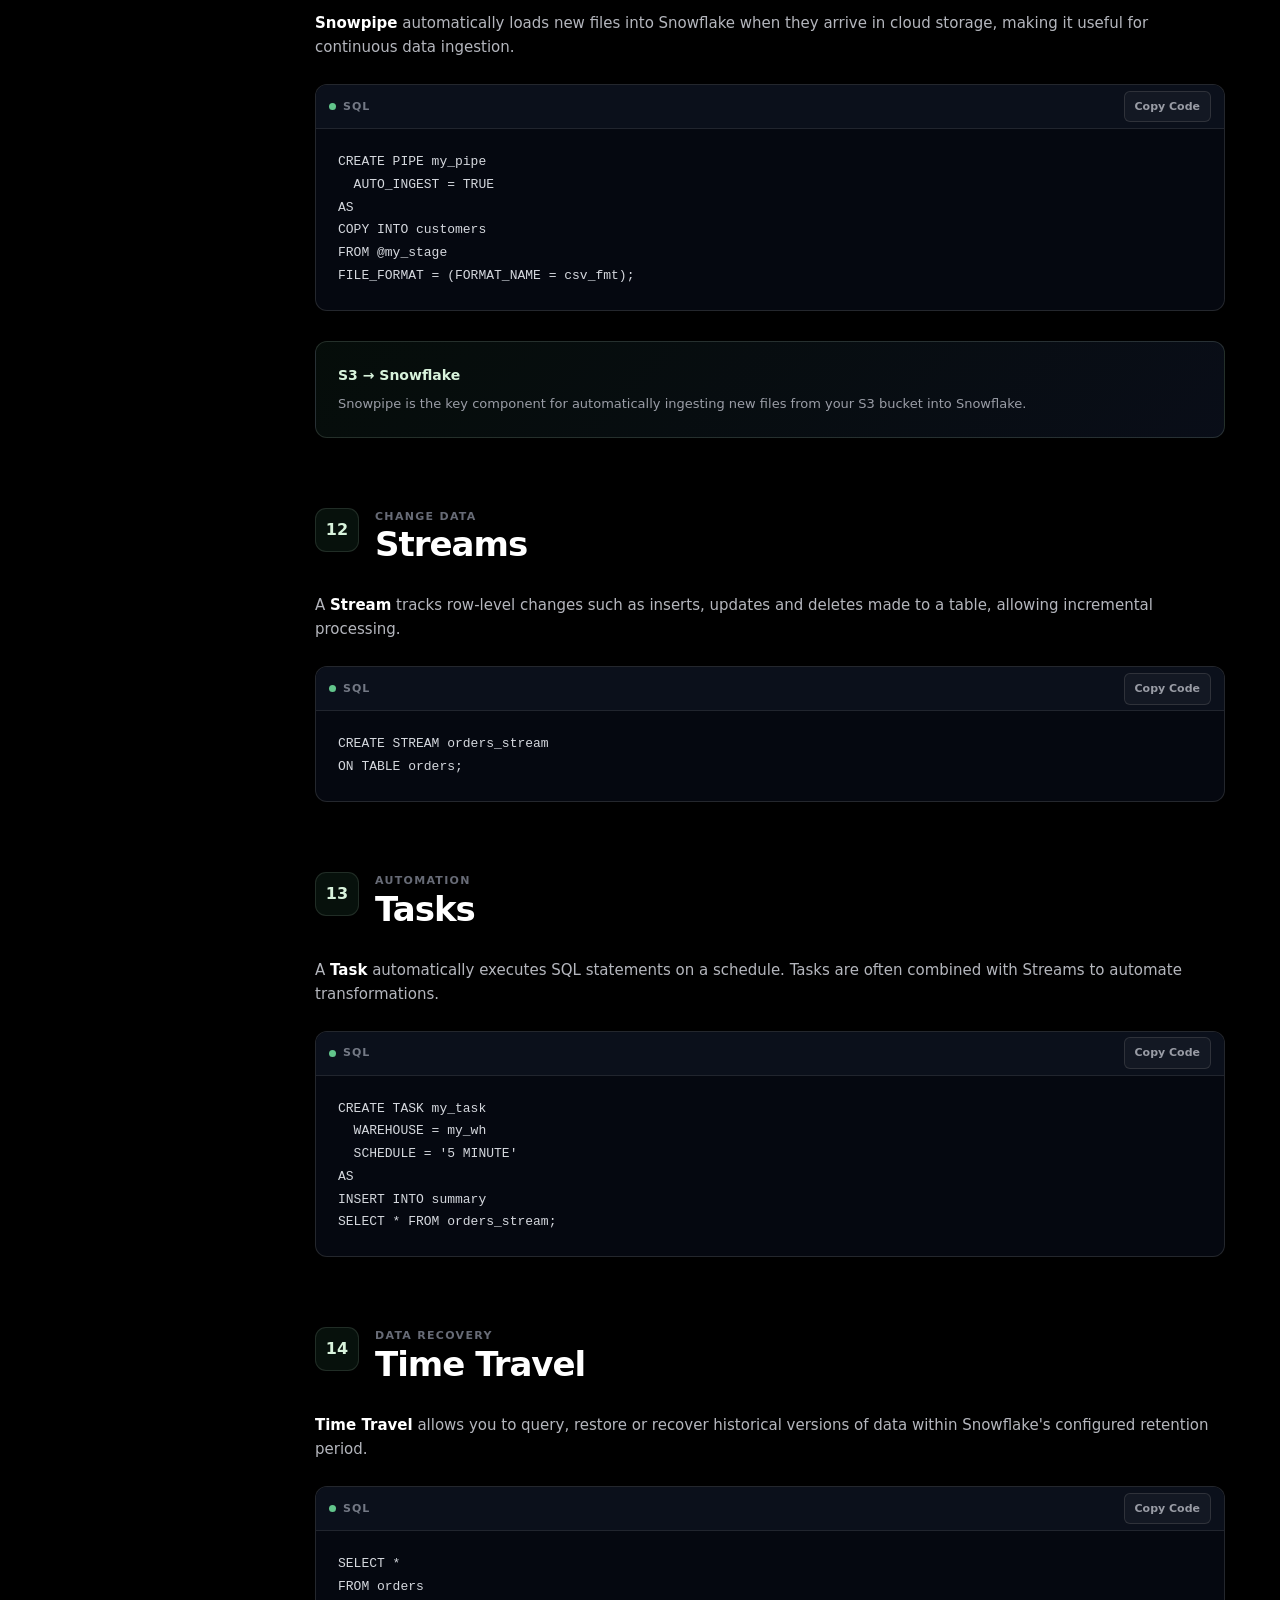
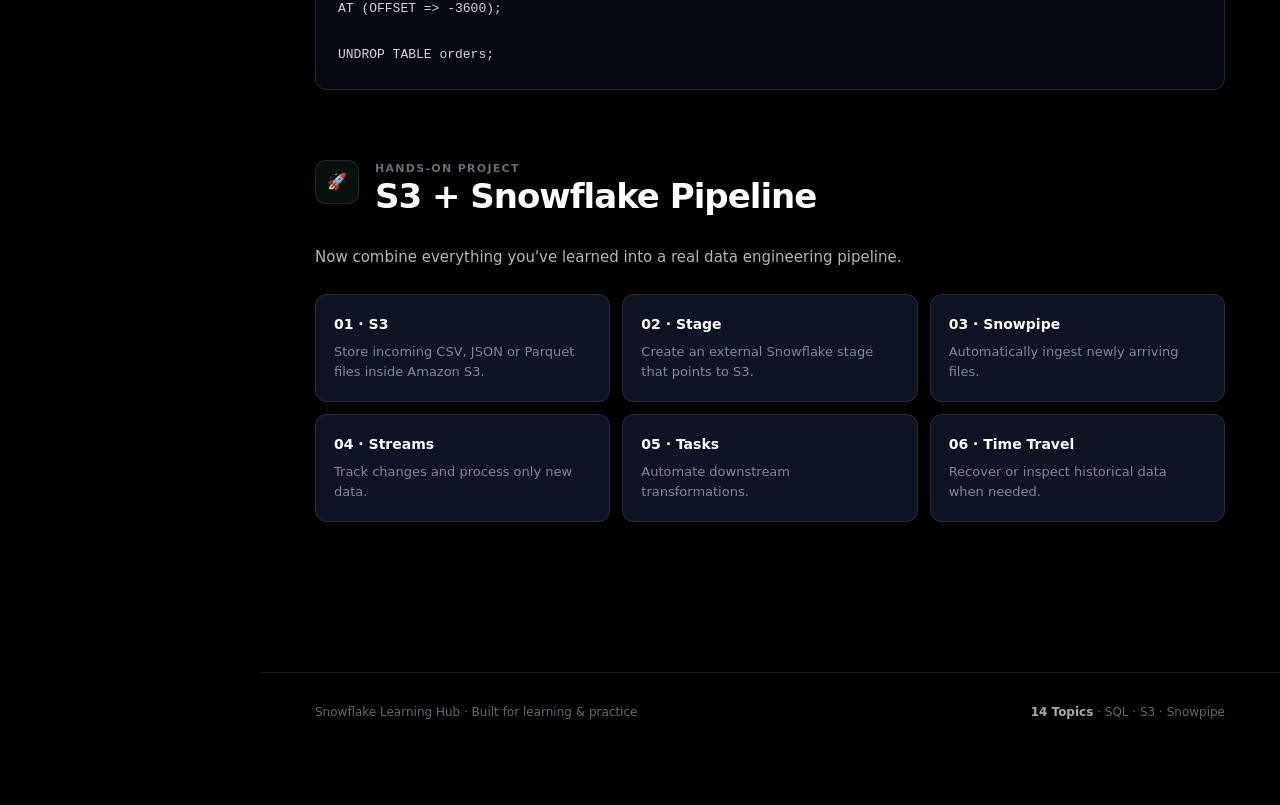
<file: learning/snowflake/index.html>
<!DOCTYPE html>
<html lang="en">

<head>
    <meta charset="UTF-8">
    <meta name="viewport" content="width=device-width, initial-scale=1.0">

    <title>Snowflake Learning Hub</title>

    <style>
        :root {
            --bg: #000000;
            --bg-card: #0D1322;
            --border: #e2e0da;
            --text-primary: #6c6b6b;
            --text-secondary: #b52020;
            --accent: #2d6a4f;
            --accent-light: #d8f3dc;

            --white: #ffffff;
            --muted: #9699a3;
            --dark-card: #080d18;
            --code-bg: #050810;
        }

        * {
            margin: 0;
            padding: 0;
            box-sizing: border-box;
        }

        html {
            scroll-behavior: smooth;
        }

        body {
            background: var(--bg);
            color: var(--white);
            font-family:
                Inter,
                ui-sans-serif,
                system-ui,
                -apple-system,
                BlinkMacSystemFont,
                "Segoe UI",
                sans-serif;
            line-height: 1.6;
            overflow-x: hidden;
        }

        button,
        input {
            font: inherit;
        }

        /* =========================
           HEADER
        ========================= */

        .header {
            position: sticky;
            top: 0;
            z-index: 1000;

            height: 72px;
            background: rgba(0, 0, 0, 0.88);
            backdrop-filter: blur(18px);

            border-bottom: 1px solid rgba(226, 224, 218, 0.15);

            display: flex;
            align-items: center;
        }

        .header-inner {
            width: min(1400px, 100%);
            margin: auto;

            padding: 0 28px;

            display: flex;
            align-items: center;
            justify-content: space-between;
            gap: 25px;
        }

        .logo {
            display: flex;
            align-items: center;
            gap: 12px;

            color: white;
            text-decoration: none;
            font-size: 19px;
            font-weight: 800;
            letter-spacing: -0.4px;
            white-space: nowrap;
        }

        .logo-icon {
            width: 36px;
            height: 36px;

            border-radius: 10px;

            background: var(--accent);

            display: grid;
            place-items: center;

            font-size: 18px;
            font-weight: 900;

            box-shadow: 0 0 25px rgba(45, 106, 79, 0.3);
        }

        .logo span {
            color: var(--accent-light);
        }

        .header-right {
            display: flex;
            align-items: center;
            gap: 14px;
        }

        .search {
            width: 280px;
            height: 40px;

            display: flex;
            align-items: center;

            background: var(--bg-card);

            border: 1px solid rgba(226, 224, 218, 0.2);
            border-radius: 9px;

            padding: 0 13px;

            transition: 0.25s ease;
        }

        .search:focus-within {
            border-color: var(--accent);
            box-shadow: 0 0 0 3px rgba(45, 106, 79, 0.12);
        }

        .search-icon {
            color: var(--muted);
            margin-right: 8px;
        }

        .search input {
            width: 100%;
            border: 0;
            outline: 0;
            background: transparent;
            color: white;
        }

        .search input::placeholder {
            color: #666b75;
        }

        /* =========================
           PAGE LAYOUT
        ========================= */

        .page {
            width: min(1400px, 100%);
            margin: auto;

            display: grid;
            grid-template-columns: 260px minmax(0, 1fr);
        }

        /* =========================
           SIDEBAR
        ========================= */

        .sidebar {
            position: sticky;
            top: 72px;

            height: calc(100vh - 72px);

            padding: 28px 18px;

            border-right: 1px solid rgba(226, 224, 218, 0.12);

            overflow-y: auto;
        }

        .sidebar-title {
            font-size: 11px;
            font-weight: 800;
            text-transform: uppercase;
            letter-spacing: 1.5px;

            color: #737782;

            margin-bottom: 14px;
            padding: 0 10px;
        }

        .topic-list {
            list-style: none;
        }

        .topic-list li {
            margin-bottom: 4px;
        }

        .topic-link {
            width: 100%;

            display: flex;
            align-items: center;
            gap: 10px;

            padding: 9px 10px;

            border: 0;
            border-radius: 8px;

            background: transparent;

            color: #9b9da5;

            text-align: left;
            cursor: pointer;

            transition: 0.2s ease;
        }

        .topic-link:hover {
            color: white;
            background: rgba(255, 255, 255, 0.05);
        }

        .topic-link.active {
            color: var(--accent-light);
            background: rgba(45, 106, 79, 0.18);
        }

        .topic-number {
            width: 22px;
            height: 22px;

            display: grid;
            place-items: center;

            border-radius: 6px;

            background: rgba(255, 255, 255, 0.05);

            font-size: 10px;
            font-weight: 800;
            flex-shrink: 0;
        }

        .topic-link.active .topic-number {
            background: var(--accent);
            color: white;
        }

        /* =========================
           MAIN
        ========================= */

        main {
            min-width: 0;
        }

        .hero {
            padding: 75px 55px 55px;

            border-bottom: 1px solid rgba(226, 224, 218, 0.1);

            background:
                radial-gradient(circle at 80% 10%,
                    rgba(45, 106, 79, 0.13),
                    transparent 35%);
        }

        .eyebrow {
            display: inline-flex;
            align-items: center;
            gap: 8px;

            padding: 6px 11px;

            border: 1px solid rgba(216, 243, 220, 0.2);
            border-radius: 100px;

            color: var(--accent-light);

            font-size: 11px;
            font-weight: 700;
            text-transform: uppercase;
            letter-spacing: 1px;

            background: rgba(45, 106, 79, 0.1);

            margin-bottom: 20px;
        }

        .eyebrow-dot {
            width: 6px;
            height: 6px;

            border-radius: 50%;
            background: #62c58b;

            box-shadow: 0 0 10px #62c58b;
        }

        .hero h1 {
            max-width: 850px;

            font-size: clamp(36px, 5vw, 64px);
            line-height: 1.04;

            letter-spacing: -2.5px;

            margin-bottom: 22px;
        }

        .hero h1 span {
            color: var(--accent-light);
        }

        .hero p {
            max-width: 720px;

            color: #9b9da5;

            font-size: 16px;
        }

        .hero-stats {
            display: flex;
            flex-wrap: wrap;
            gap: 12px;

            margin-top: 30px;
        }

        .stat {
            padding: 9px 13px;

            border: 1px solid rgba(226, 224, 218, 0.13);
            border-radius: 8px;

            color: #a8aab1;
            background: rgba(255, 255, 255, 0.025);

            font-size: 12px;
        }

        .stat strong {
            color: white;
            margin-right: 4px;
        }

        /* =========================
           CONTENT
        ========================= */

        .content {
            padding: 50px 55px 80px;
        }

        .topic-section {
            scroll-margin-top: 95px;

            margin-bottom: 70px;
        }

        .topic-header {
            display: flex;
            align-items: flex-start;
            gap: 16px;

            margin-bottom: 24px;
        }

        .topic-badge {
            width: 44px;
            height: 44px;

            flex-shrink: 0;

            display: grid;
            place-items: center;

            border-radius: 11px;

            background: rgba(45, 106, 79, 0.16);
            border: 1px solid rgba(216, 243, 220, 0.12);

            color: var(--accent-light);

            font-weight: 800;
        }

        .topic-header h2 {
            font-size: clamp(24px, 3vw, 34px);
            line-height: 1.15;

            letter-spacing: -1px;

            margin-bottom: 5px;
        }

        .topic-label {
            color: #676b76;

            font-size: 11px;
            font-weight: 700;

            text-transform: uppercase;
            letter-spacing: 1.3px;
        }

        .definition {
            color: #b4b6bd;
            font-size: 15px;

            margin-bottom: 25px;
        }

        .definition strong {
            color: white;
        }

        /* =========================
           CONCEPT CARDS
        ========================= */

        .concept-grid {
            display: grid;
            grid-template-columns: repeat(3, 1fr);
            gap: 12px;

            margin: 25px 0;
        }

        .concept-card {
            background: var(--bg-card);

            border: 1px solid rgba(226, 224, 218, 0.12);
            border-radius: 12px;

            padding: 18px;

            transition: 0.25s ease;
        }

        .concept-card:hover {
            transform: translateY(-2px);
            border-color: rgba(216, 243, 220, 0.25);
        }

        .concept-card h3 {
            font-size: 14px;
            margin-bottom: 6px;
        }

        .concept-card p {
            color: #858892;
            font-size: 13px;
        }

        /* =========================
           CODE BLOCK
        ========================= */

        .code-wrapper {
            border: 1px solid rgba(226, 224, 218, 0.14);

            border-radius: 12px;

            overflow: hidden;

            background: var(--code-bg);

            margin-top: 25px;
        }

        .code-header {
            height: 44px;

            display: flex;
            align-items: center;
            justify-content: space-between;

            padding: 0 13px;

            background: #0b101b;

            border-bottom: 1px solid rgba(226, 224, 218, 0.1);
        }

        .code-language {
            display: flex;
            align-items: center;
            gap: 7px;

            color: #747985;

            font-size: 11px;
            font-weight: 700;
            text-transform: uppercase;
            letter-spacing: 1px;
        }

        .code-dot {
            width: 7px;
            height: 7px;

            border-radius: 50%;

            background: #62c58b;
        }

        .copy-btn {
            display: flex;
            align-items: center;
            gap: 7px;

            border: 1px solid rgba(226, 224, 218, 0.13);

            background: rgba(255, 255, 255, 0.035);

            color: #999ca5;

            border-radius: 6px;

            padding: 6px 10px;

            cursor: pointer;

            font-size: 11px;
            font-weight: 700;

            transition: 0.2s ease;
        }

        .copy-btn:hover {
            color: white;
            background: rgba(255, 255, 255, 0.08);
        }

        .copy-btn.copied {
            color: var(--accent-light);
            border-color: rgba(216, 243, 220, 0.3);
        }

        pre {
            margin: 0;

            padding: 22px;

            overflow-x: auto;

            color: #d5d8de;

            font-family:
                "SFMono-Regular",
                Consolas,
                "Liberation Mono",
                monospace;

            font-size: 13px;
            line-height: 1.75;

            tab-size: 2;
        }

        /* =========================
           PROJECT CALLOUT
        ========================= */

        .project-box {
            margin-top: 30px;

            padding: 22px;

            border: 1px solid rgba(216, 243, 220, 0.15);
            border-radius: 12px;

            background:
                linear-gradient(135deg,
                    rgba(45, 106, 79, 0.12),
                    rgba(13, 19, 34, 0.7));
        }

        .project-box h3 {
            color: var(--accent-light);

            font-size: 14px;

            margin-bottom: 8px;
        }

        .project-box p {
            color: #9a9da6;
            font-size: 13px;
        }

        /* =========================
           FOOTER
        ========================= */

        footer {
            border-top: 1px solid rgba(226, 224, 218, 0.1);

            padding: 30px 55px;

            color: #656873;

            font-size: 12px;

            display: flex;
            align-items: center;
            justify-content: space-between;
            gap: 15px;
        }

        footer strong {
            color: #aaa;
        }

        /* =========================
           TABLET
        ========================= */

        @media (max-width: 1000px) {

            .page {
                grid-template-columns: 220px minmax(0, 1fr);
            }

            .hero,
            .content {
                padding-left: 35px;
                padding-right: 35px;
            }

            .concept-grid {
                grid-template-columns: 1fr;
            }

            .search {
                width: 220px;
            }
        }

        /* =========================
           MOBILE
        ========================= */

        @media (max-width: 720px) {

            .header {
                height: auto;
                min-height: 65px;
            }

            .header-inner {
                padding: 12px 16px;
                flex-wrap: wrap;
            }

            .header-right {
                width: 100%;
                order: 3;
            }

            .search {
                width: 100%;
            }

            .page {
                display: block;
            }

            .sidebar {
                position: sticky;
                top: 65px;

                z-index: 50;

                width: 100%;
                height: auto;

                padding: 10px 14px;

                border-right: 0;
                border-bottom: 1px solid rgba(226, 224, 218, 0.12);

                background: rgba(0, 0, 0, 0.94);

                overflow-x: auto;
                overflow-y: hidden;
            }

            .sidebar-title {
                display: none;
            }

            .topic-list {
                display: flex;
                gap: 6px;

                width: max-content;
            }

            .topic-list li {
                margin: 0;
            }

            .topic-link {
                width: auto;

                white-space: nowrap;

                padding: 7px 9px;
            }

            .topic-link span:last-child {
                display: none;
            }

            .topic-number {
                width: 28px;
                height: 28px;
            }

            .hero {
                padding: 50px 20px 40px;
            }

            .hero h1 {
                letter-spacing: -1.5px;
            }

            .content {
                padding: 40px 20px 60px;
            }

            .topic-section {
                margin-bottom: 55px;
            }

            .topic-header h2 {
                font-size: 25px;
            }

            .definition {
                font-size: 14px;
            }

            pre {
                font-size: 11.5px;
                padding: 17px;
            }

            footer {
                padding: 25px 20px;
                flex-direction: column;
                align-items: flex-start;
            }
        }

        /* =========================
           SMALL PHONES
           320px+
        ========================= */

        @media (min-width: 320px) and (max-width: 450px) {

            .header-inner {
                padding-left: 12px;
                padding-right: 12px;
            }

            .logo {
                font-size: 16px;
            }

            .logo-icon {
                width: 32px;
                height: 32px;
            }

            .hero {
                padding-left: 15px;
                padding-right: 15px;
            }

            .content {
                padding-left: 15px;
                padding-right: 15px;
            }

            .hero h1 {
                font-size: 34px;
            }

            .hero p {
                font-size: 14px;
            }

            .topic-header {
                gap: 11px;
            }

            .topic-badge {
                width: 38px;
                height: 38px;
            }

            .topic-header h2 {
                font-size: 22px;
            }

            .code-header {
                padding-left: 9px;
                padding-right: 9px;
            }

            pre {
                font-size: 10.5px;
                padding: 14px;
            }

            .copy-btn {
                padding: 5px 7px;
            }
        }
    </style>
</head>

<body>

    <header class="header">

        <div class="header-inner">

            <a href="#" class="logo">
                <div class="logo-icon">❄</div>
                Snowflake <span>Learning Hub</span>
            </a>

            <div class="header-right">

                <div class="search">
                    <span class="search-icon">⌕</span>
                    <input type="text" id="searchInput" placeholder="Search topics..." autocomplete="off">
                </div>

            </div>

        </div>

    </header>


    <div class="page">

        <!-- SIDEBAR -->

        <aside class="sidebar">

            <div class="sidebar-title">
                Course Topics
            </div>

            <ul class="topic-list" id="topicList">

                <li>
                    <button class="topic-link active" data-target="topic-1">
                        <span class="topic-number">01</span>
                        <span>What is Snowflake?</span>
                    </button>
                </li>

                <li>
                    <button class="topic-link" data-target="topic-2">
                        <span class="topic-number">02</span>
                        <span>Warehouses</span>
                    </button>
                </li>

                <li>
                    <button class="topic-link" data-target="topic-3">
                        <span class="topic-number">03</span>
                        <span>Databases</span>
                    </button>
                </li>

                <li>
                    <button class="topic-link" data-target="topic-4">
                        <span class="topic-number">04</span>
                        <span>Schemas</span>
                    </button>
                </li>

                <li>
                    <button class="topic-link" data-target="topic-5">
                        <span class="topic-number">05</span>
                        <span>Tables</span>
                    </button>
                </li>

                <li>
                    <button class="topic-link" data-target="topic-6">
                        <span class="topic-number">06</span>
                        <span>Stages</span>
                    </button>
                </li>

                <li>
                    <button class="topic-link" data-target="topic-7">
                        <span class="topic-number">07</span>
                        <span>SQL Queries</span>
                    </button>
                </li>

                <li>
                    <button class="topic-link" data-target="topic-8">
                        <span class="topic-number">08</span>
                        <span>File Formats</span>
                    </button>
                </li>

                <li>
                    <button class="topic-link" data-target="topic-9">
                        <span class="topic-number">09</span>
                        <span>Data Loading</span>
                    </button>
                </li>

                <li>
                    <button class="topic-link" data-target="topic-10">
                        <span class="topic-number">10</span>
                        <span>Bulk Loading</span>
                    </button>
                </li>

                <li>
                    <button class="topic-link" data-target="topic-11">
                        <span class="topic-number">11</span>
                        <span>Snowpipe</span>
                    </button>
                </li>

                <li>
                    <button class="topic-link" data-target="topic-12">
                        <span class="topic-number">12</span>
                        <span>Streams</span>
                    </button>
                </li>

                <li>
                    <button class="topic-link" data-target="topic-13">
                        <span class="topic-number">13</span>
                        <span>Tasks</span>
                    </button>
                </li>

                <li>
                    <button class="topic-link" data-target="topic-14">
                        <span class="topic-number">14</span>
                        <span>Time Travel</span>
                    </button>
                </li>

            </ul>

        </aside>


        <!-- MAIN CONTENT -->

        <main>

            <section class="hero">

                <div class="eyebrow">
                    <span class="eyebrow-dot"></span>
                    Snowflake Fundamentals
                </div>

                <h1>
                    Learn Snowflake.
                    <span>Build with confidence.</span>
                </h1>

                <p>
                    A practical reference guide to Snowflake architecture,
                    warehouses, databases, stages, data loading, Snowpipe,
                    Streams, Tasks, and Time Travel — with ready-to-use SQL.
                </p>

                <div class="hero-stats">
                    <div class="stat">
                        <strong>14</strong> Topics
                    </div>

                    <div class="stat">
                        <strong>SQL</strong> Examples
                    </div>

                    <div class="stat">
                        <strong>S3</strong> Integration
                    </div>

                    <div class="stat">
                        <strong>100%</strong> Responsive
                    </div>
                </div>

            </section>


            <div class="content">


                <!-- 01 -->

                <section class="topic-section" id="topic-1">

                    <div class="topic-header">

                        <div class="topic-badge">01</div>

                        <div>
                            <div class="topic-label">Fundamentals</div>
                            <h2>What is Snowflake?</h2>
                        </div>

                    </div>

                    <p class="definition">
                        <strong>Snowflake</strong> is a cloud-based data warehouse
                        platform designed to store and analyze large volumes of
                        data without requiring you to manage physical hardware.
                    </p>

                    <div class="concept-grid">

                        <div class="concept-card">
                            <h3>Storage Layer</h3>
                            <p>
                                Stores your data in highly compressed,
                                columnar format.
                            </p>
                        </div>

                        <div class="concept-card">
                            <h3>Compute Layer</h3>
                            <p>
                                Virtual warehouses provide CPU and memory
                                for query execution.
                            </p>
                        </div>

                        <div class="concept-card">
                            <h3>Cloud Services</h3>
                            <p>
                                Handles authentication, metadata,
                                optimization and security.
                            </p>
                        </div>

                    </div>

                    <p class="definition">
                        The separation of storage and compute allows you to
                        scale them independently and pay for compute based
                        on actual usage.
                    </p>

                </section>


                <!-- 02 -->

                <section class="topic-section" id="topic-2">

                    <div class="topic-header">
                        <div class="topic-badge">02</div>

                        <div>
                            <div class="topic-label">Compute</div>
                            <h2>Warehouses</h2>
                        </div>
                    </div>

                    <p class="definition">
                        A <strong>warehouse</strong> is Snowflake's compute
                        engine. It provides CPU and memory required to execute
                        queries and can automatically suspend when idle.
                    </p>

                    <div class="code-wrapper">

                        <div class="code-header">
                            <div class="code-language">
                                <span class="code-dot"></span>
                                SQL
                            </div>

                            <button class="copy-btn">
                                Copy Code
                            </button>
                        </div>

                        <pre><code>CREATE WAREHOUSE my_wh
  WAREHOUSE_SIZE = 'XSMALL'
  AUTO_SUSPEND = 60
  AUTO_RESUME = TRUE;</code></pre>

                    </div>

                </section>


                <!-- 03 -->

                <section class="topic-section" id="topic-3">

                    <div class="topic-header">
                        <div class="topic-badge">03</div>

                        <div>
                            <div class="topic-label">Organization</div>
                            <h2>Databases</h2>
                        </div>
                    </div>

                    <p class="definition">
                        A <strong>database</strong> is the top-level container
                        used to organize schemas, tables, views and other
                        database objects.
                    </p>

                    <div class="code-wrapper">

                        <div class="code-header">
                            <div class="code-language">
                                <span class="code-dot"></span>
                                SQL
                            </div>

                            <button class="copy-btn">Copy Code</button>
                        </div>

                        <pre><code>CREATE DATABASE sales_db;

USE DATABASE sales_db;</code></pre>

                    </div>

                </section>


                <!-- 04 -->

                <section class="topic-section" id="topic-4">

                    <div class="topic-header">
                        <div class="topic-badge">04</div>

                        <div>
                            <div class="topic-label">Organization</div>
                            <h2>Schemas</h2>
                        </div>
                    </div>

                    <p class="definition">
                        A <strong>schema</strong> sits inside a database and
                        groups related tables, views and other objects together.
                        Think of it like a folder inside a database.
                    </p>

                    <div class="code-wrapper">

                        <div class="code-header">
                            <div class="code-language">
                                <span class="code-dot"></span>
                                SQL
                            </div>

                            <button class="copy-btn">Copy Code</button>
                        </div>

                        <pre><code>CREATE SCHEMA sales_db.raw_data;</code></pre>

                    </div>

                </section>


                <!-- 05 -->

                <section class="topic-section" id="topic-5">

                    <div class="topic-header">
                        <div class="topic-badge">05</div>

                        <div>
                            <div class="topic-label">Storage</div>
                            <h2>Tables</h2>
                        </div>
                    </div>

                    <p class="definition">
                        <strong>Tables</strong> contain the actual rows and
                        columns of your data, similar to tables in traditional
                        relational databases.
                    </p>

                    <div class="code-wrapper">

                        <div class="code-header">
                            <div class="code-language">
                                <span class="code-dot"></span>
                                SQL
                            </div>

                            <button class="copy-btn">Copy Code</button>
                        </div>

                        <pre><code>CREATE TABLE customers (
  id INT,
  name STRING,
  email STRING,
  signup_date DATE
);</code></pre>

                    </div>

                </section>


                <!-- 06 -->

                <section class="topic-section" id="topic-6">

                    <div class="topic-header">
                        <div class="topic-badge">06</div>

                        <div>
                            <div class="topic-label">Data Integration</div>
                            <h2>Stages</h2>
                        </div>
                    </div>

                    <p class="definition">
                        A <strong>stage</strong> is a storage location where
                        files are kept before or after loading them into
                        Snowflake. Stages can be internal or external.
                    </p>

                    <div class="code-wrapper">

                        <div class="code-header">
                            <div class="code-language">
                                <span class="code-dot"></span>
                                SQL
                            </div>

                            <button class="copy-btn">Copy Code</button>
                        </div>

                        <pre><code>CREATE STAGE ext_stage
  URL = 's3://my-bucket/data/'
  CREDENTIALS = (
    AWS_KEY_ID='***'
    AWS_SECRET_KEY='***'
  );</code></pre>

                    </div>

                    <div class="project-box">

                        <h3>Why this matters for your S3 project</h3>

                        <p>
                            An external stage creates the bridge between your
                            Amazon S3 files and Snowflake, allowing Snowflake
                            to read data stored in your S3 bucket.
                        </p>

                    </div>

                </section>


                <!-- 07 -->

                <section class="topic-section" id="topic-7">

                    <div class="topic-header">
                        <div class="topic-badge">07</div>

                        <div>
                            <div class="topic-label">SQL</div>
                            <h2>SQL Queries</h2>
                        </div>
                    </div>

                    <p class="definition">
                        Snowflake supports standard <strong>ANSI SQL</strong>.
                        Common commands such as SELECT, JOIN, GROUP BY,
                        WHERE and ORDER BY work as expected.
                    </p>

                    <div class="code-wrapper">

                        <div class="code-header">
                            <div class="code-language">
                                <span class="code-dot"></span>
                                SQL
                            </div>

                            <button class="copy-btn">Copy Code</button>
                        </div>

                        <pre><code>SELECT
    customer_id,
    SUM(amount) AS total_sales
FROM sales
GROUP BY customer_id
ORDER BY total_sales DESC;</code></pre>

                    </div>

                </section>


                <!-- 08 -->

                <section class="topic-section" id="topic-8">

                    <div class="topic-header">
                        <div class="topic-badge">08</div>

                        <div>
                            <div class="topic-label">Data Loading</div>
                            <h2>File Formats</h2>
                        </div>
                    </div>

                    <p class="definition">
                        A <strong>file format</strong> tells Snowflake how
                        incoming files should be interpreted. It can define
                        delimiters, headers and other file properties.
                    </p>

                    <div class="code-wrapper">

                        <div class="code-header">
                            <div class="code-language">
                                <span class="code-dot"></span>
                                SQL
                            </div>

                            <button class="copy-btn">Copy Code</button>
                        </div>

                        <pre><code>CREATE FILE FORMAT csv_fmt
  TYPE = 'CSV'
  FIELD_DELIMITER = ','
  SKIP_HEADER = 1;</code></pre>

                    </div>

                </section>


                <!-- 09 -->

                <section class="topic-section" id="topic-9">

                    <div class="topic-header">
                        <div class="topic-badge">09</div>

                        <div>
                            <div class="topic-label">Data Engineering</div>
                            <h2>Data Loading Approaches</h2>
                        </div>
                    </div>

                    <p class="definition">
                        Snowflake provides different approaches for loading
                        data. Two important approaches are
                        <strong>Bulk Loading</strong> and
                        <strong>Snowpipe continuous loading</strong>.
                    </p>

                    <div class="concept-grid">

                        <div class="concept-card">
                            <h3>Bulk Loading</h3>
                            <p>
                                Best for historical batches and periodic
                                data exports.
                            </p>
                        </div>

                        <div class="concept-card">
                            <h3>Snowpipe</h3>
                            <p>
                                Best for automatically loading new files
                                as they arrive.
                            </p>
                        </div>

                        <div class="concept-card">
                            <h3>Commands</h3>
                            <p>
                                COPY INTO for bulk loading and
                                CREATE PIPE for Snowpipe.
                            </p>
                        </div>

                    </div>

                </section>


                <!-- 10 -->

                <section class="topic-section" id="topic-10">

                    <div class="topic-header">
                        <div class="topic-badge">10</div>

                        <div>
                            <div class="topic-label">Bulk Loading</div>
                            <h2>Bulk Data Loading</h2>
                        </div>
                    </div>

                    <p class="definition">
                        <strong>COPY INTO</strong> loads a batch of files
                        from a stage into a Snowflake table.
                    </p>

                    <div class="code-wrapper">

                        <div class="code-header">
                            <div class="code-language">
                                <span class="code-dot"></span>
                                SQL
                            </div>

                            <button class="copy-btn">Copy Code</button>
                        </div>

                        <pre><code>COPY INTO customers
FROM @my_stage
FILE_FORMAT = (FORMAT_NAME = csv_fmt)
ON_ERROR = 'CONTINUE';</code></pre>

                    </div>

                </section>


                <!-- 11 -->

                <section class="topic-section" id="topic-11">

                    <div class="topic-header">
                        <div class="topic-badge">11</div>

                        <div>
                            <div class="topic-label">Continuous Loading</div>
                            <h2>Snowpipe</h2>
                        </div>
                    </div>

                    <p class="definition">
                        <strong>Snowpipe</strong> automatically loads new files
                        into Snowflake when they arrive in cloud storage,
                        making it useful for continuous data ingestion.
                    </p>

                    <div class="code-wrapper">

                        <div class="code-header">
                            <div class="code-language">
                                <span class="code-dot"></span>
                                SQL
                            </div>

                            <button class="copy-btn">Copy Code</button>
                        </div>

                        <pre><code>CREATE PIPE my_pipe
  AUTO_INGEST = TRUE
AS
COPY INTO customers
FROM @my_stage
FILE_FORMAT = (FORMAT_NAME = csv_fmt);</code></pre>

                    </div>

                    <div class="project-box">

                        <h3>S3 → Snowflake</h3>

                        <p>
                            Snowpipe is the key component for automatically
                            ingesting new files from your S3 bucket into
                            Snowflake.
                        </p>

                    </div>

                </section>


                <!-- 12 -->

                <section class="topic-section" id="topic-12">

                    <div class="topic-header">
                        <div class="topic-badge">12</div>

                        <div>
                            <div class="topic-label">Change Data</div>
                            <h2>Streams</h2>
                        </div>
                    </div>

                    <p class="definition">
                        A <strong>Stream</strong> tracks row-level changes
                        such as inserts, updates and deletes made to a table,
                        allowing incremental processing.
                    </p>

                    <div class="code-wrapper">

                        <div class="code-header">
                            <div class="code-language">
                                <span class="code-dot"></span>
                                SQL
                            </div>

                            <button class="copy-btn">Copy Code</button>
                        </div>

                        <pre><code>CREATE STREAM orders_stream
ON TABLE orders;</code></pre>

                    </div>

                </section>


                <!-- 13 -->

                <section class="topic-section" id="topic-13">

                    <div class="topic-header">
                        <div class="topic-badge">13</div>

                        <div>
                            <div class="topic-label">Automation</div>
                            <h2>Tasks</h2>
                        </div>
                    </div>

                    <p class="definition">
                        A <strong>Task</strong> automatically executes SQL
                        statements on a schedule. Tasks are often combined
                        with Streams to automate transformations.
                    </p>

                    <div class="code-wrapper">

                        <div class="code-header">
                            <div class="code-language">
                                <span class="code-dot"></span>
                                SQL
                            </div>

                            <button class="copy-btn">Copy Code</button>
                        </div>

                        <pre><code>CREATE TASK my_task
  WAREHOUSE = my_wh
  SCHEDULE = '5 MINUTE'
AS
INSERT INTO summary
SELECT * FROM orders_stream;</code></pre>

                    </div>

                </section>


                <!-- 14 -->

                <section class="topic-section" id="topic-14">

                    <div class="topic-header">
                        <div class="topic-badge">14</div>

                        <div>
                            <div class="topic-label">Data Recovery</div>
                            <h2>Time Travel</h2>
                        </div>
                    </div>

                    <p class="definition">
                        <strong>Time Travel</strong> allows you to query,
                        restore or recover historical versions of data within
                        Snowflake's configured retention period.
                    </p>

                    <div class="code-wrapper">

                        <div class="code-header">
                            <div class="code-language">
                                <span class="code-dot"></span>
                                SQL
                            </div>

                            <button class="copy-btn">Copy Code</button>
                        </div>

                        <pre><code>SELECT *
FROM orders
AT (OFFSET => -3600);

UNDROP TABLE orders;</code></pre>

                    </div>

                </section>


                <!-- PROJECT -->

                <section class="topic-section">

                    <div class="topic-header">

                        <div class="topic-badge">🚀</div>

                        <div>
                            <div class="topic-label">Hands-on Project</div>
                            <h2>S3 + Snowflake Pipeline</h2>
                        </div>

                    </div>

                    <p class="definition">
                        Now combine everything you've learned into a real
                        data engineering pipeline.
                    </p>

                    <div class="concept-grid">

                        <div class="concept-card">
                            <h3>01 · S3</h3>
                            <p>
                                Store incoming CSV, JSON or Parquet files
                                inside Amazon S3.
                            </p>
                        </div>

                        <div class="concept-card">
                            <h3>02 · Stage</h3>
                            <p>
                                Create an external Snowflake stage that
                                points to S3.
                            </p>
                        </div>

                        <div class="concept-card">
                            <h3>03 · Snowpipe</h3>
                            <p>
                                Automatically ingest newly arriving files.
                            </p>
                        </div>

                        <div class="concept-card">
                            <h3>04 · Streams</h3>
                            <p>
                                Track changes and process only new data.
                            </p>
                        </div>

                        <div class="concept-card">
                            <h3>05 · Tasks</h3>
                            <p>
                                Automate downstream transformations.
                            </p>
                        </div>

                        <div class="concept-card">
                            <h3>06 · Time Travel</h3>
                            <p>
                                Recover or inspect historical data when
                                needed.
                            </p>
                        </div>

                    </div>

                </section>


            </div>


            <footer>

                <div>
                    Snowflake Learning Hub · Built for learning & practice
                </div>

                <div>
                    <strong>14 Topics</strong> · SQL · S3 · Snowpipe
                </div>

            </footer>

        </main>

    </div>


    <script>

        /* =========================
           COPY CODE
        ========================= */

        const copyButtons = document.querySelectorAll(".copy-btn");

        copyButtons.forEach(button => {

            button.addEventListener("click", async () => {

                const codeBlock =
                    button.closest(".code-wrapper")
                        .querySelector("code");

                const code = codeBlock.innerText;

                try {

                    await navigator.clipboard.writeText(code);

                    const originalText = button.innerText;

                    button.innerText = "✓ Copied";
                    button.classList.add("copied");

                    setTimeout(() => {
                        button.innerText = originalText;
                        button.classList.remove("copied");
                    }, 1600);

                } catch (error) {

                    button.innerText = "Copy failed";

                    setTimeout(() => {
                        button.innerText = "Copy Code";
                    }, 1600);

                }

            });

        });


        /* =========================
           TOPIC NAVIGATION
        ========================= */

        const topicLinks =
            document.querySelectorAll(".topic-link");

        topicLinks.forEach(link => {

            link.addEventListener("click", () => {

                const target =
                    document.getElementById(
                        link.dataset.target
                    );

                if (!target) return;

                target.scrollIntoView({
                    behavior: "smooth",
                    block: "start"
                });

                topicLinks.forEach(item =>
                    item.classList.remove("active")
                );

                link.classList.add("active");

            });

        });


        /* =========================
           SEARCH
        ========================= */

        const searchInput =
            document.getElementById("searchInput");

        const sections =
            document.querySelectorAll(".topic-section");

        searchInput.addEventListener("input", () => {

            const query =
                searchInput.value
                    .toLowerCase()
                    .trim();

            sections.forEach(section => {

                const text =
                    section.innerText.toLowerCase();

                if (!query || text.includes(query)) {
                    section.style.display = "";
                } else {
                    section.style.display = "none";
                }

            });

        });


        /* =========================
           ACTIVE TOPIC ON SCROLL
        ========================= */

        const observer =
            new IntersectionObserver(
                entries => {

                    entries.forEach(entry => {

                        if (!entry.isIntersecting)
                            return;

                        const id = entry.target.id;

                        topicLinks.forEach(link => {

                            link.classList.toggle(
                                "active",
                                link.dataset.target === id
                            );

                        });

                    });

                },
                {
                    rootMargin: "-20% 0px -65% 0px"
                }
            );

        sections.forEach(section =>
            observer.observe(section)
        );

    </script>

</body>

</html>
</file>
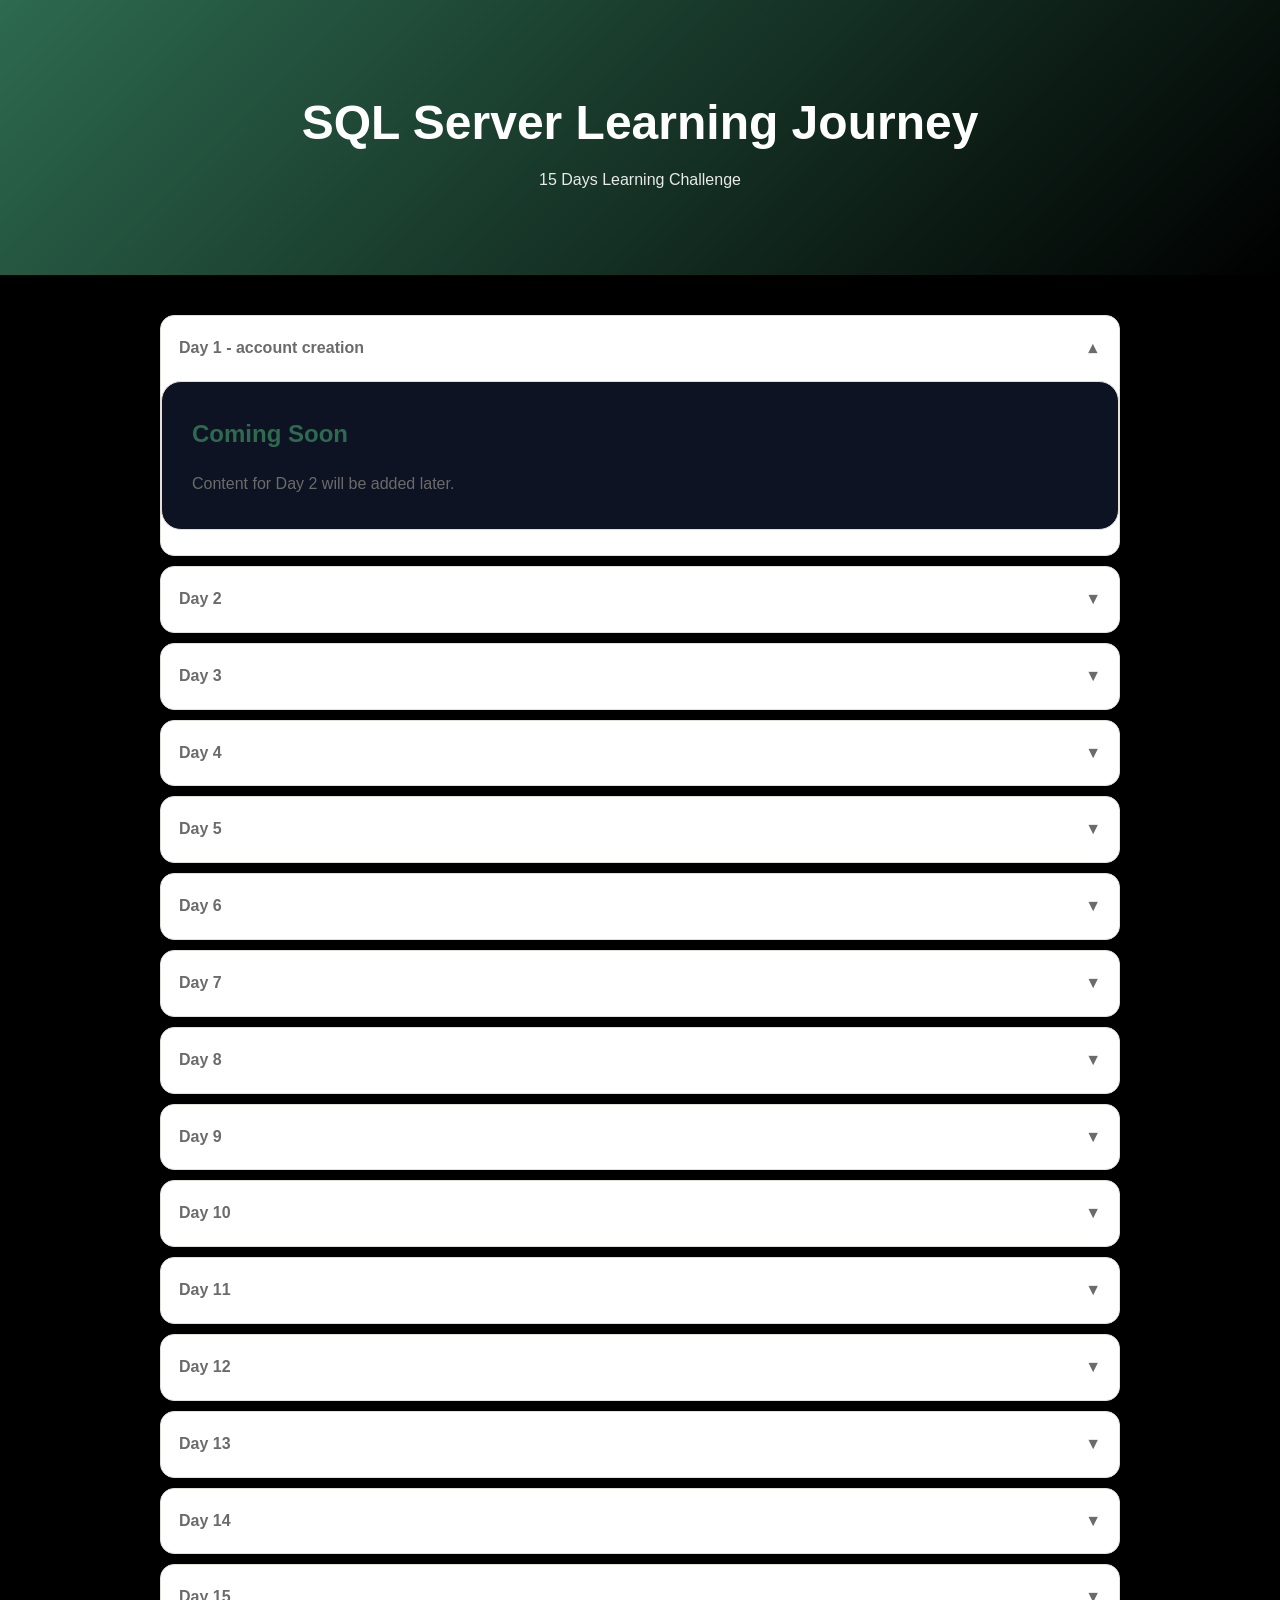
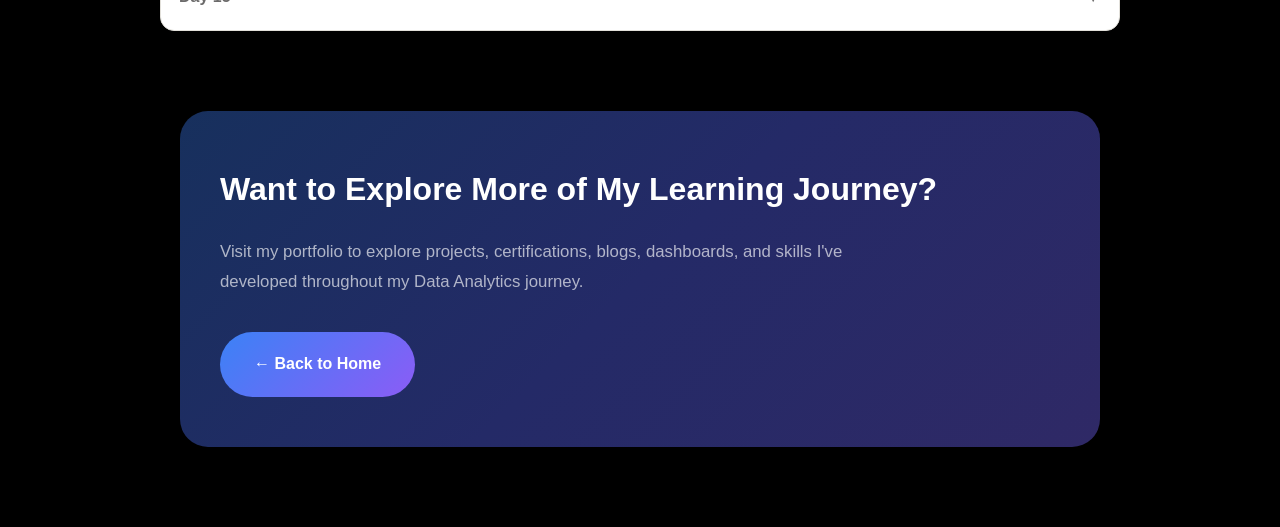
<file: learning/sql/index.html>
<!DOCTYPE html>
<html lang="en">

<head>
    <meta charset="UTF-8">
    <meta name="viewport" content="width=device-width, initial-scale=1.0">
    <title>SQL Learning Journey</title>
    <style>
        :root {
            --bg: #000000;
            --bg-card: #0D1322;
            --border: #e2e0da;
            --text-primary: #6c6b6b;
            --text-secondary: #b52020;
            --accent: #2d6a4f;
            --accent-light: #d8f3dc;
        }

        * {
            margin: 0;
            padding: 0;
            box-sizing: border-box
        }

        body {
            font-family: Inter, Arial, sans-serif;
            background: var(--bg);
            color: var(--text-primary);
            line-height: 1.8
        }

        .hero {
            padding: 80px 20px;
            background: linear-gradient(135deg, var(--accent), #000000);
            color: white;
            text-align: center
        }

        .hero h1 {
            font-size: 3rem
        }

        .hero p {
            opacity: .9
        }

        .container {
            max-width: 1000px;
            margin: auto;
            padding: 40px 20px
        }

        .card {
            background: var(--bg-card);
            border: 1px solid var(--border);
            border-radius: 20px;
            padding: 30px;
            margin-bottom: 25px;
        }

        h2 {
            margin-bottom: 15px;
            color: var(--accent)
        }

        h3 {
            margin: 20px 0 10px
        }

        table {
            width: 100%;
            border-collapse: collapse;
            margin: 15px 0;
        }

        th,
        td {
            border: 1px solid var(--border);
            padding: 12px;
            text-align: left;
        }

        th {
            background: var(--accent-light)
        }

        pre {
            background: #111827;
            color: #f8fafc;
            padding: 20px;
            border-radius: 12px;
            overflow: auto;
        }

        .accordion-item {
            background: white;
            border: 1px solid var(--border);
            border-radius: 14px;
            margin-bottom: 10px;
            overflow: hidden;
        }

        .accordion-header {
            padding: 18px;
            cursor: pointer;
            display: flex;
            justify-content: space-between;
            font-weight: 700;
        }

        .accordion-content {
            max-height: 0;
            overflow: hidden;
            transition: .4s;
        }

        .accordion-item.active .accordion-content {
            max-height: 6000px;
        }

        .arrow {
            transition: .3s
        }

        .accordion-item.active .arrow {
            transform: rotate(180deg)
        }

        .toc a {
            display: block;
            color: var(--accent);
            text-decoration: none;
            margin: 8px 0
        }

           /* CTA Button CSS*/


        .home-cta {
            margin: 80px 0 40px;
            padding: 0 20px;
        }

        .home-cta-content {
            max-width: 1100px;
            margin: auto;

            background: linear-gradient(135deg,
                    #17305d 0%,
                    #242a67 50%,
                    #2f2966 100%);

            border-radius: 28px;

            padding: 50px 40px;

            box-shadow:
                0 10px 30px rgba(0, 0, 0, .18);
        }

        .home-cta-content h2 {
            color: #fff;
            font-size: 2rem;
            font-weight: 700;
            margin-bottom: 18px;
        }

        .home-cta-content p {
            color: rgba(255, 255, 255, .65);
            max-width: 700px;
            line-height: 1.8;
            font-size: 1.05rem;
            margin-bottom: 35px;
        }

        .home-btn {
            display: inline-flex;
            align-items: center;
            justify-content: center;

            padding: 18px 34px;

            background: linear-gradient(135deg,
                    #3b82f6,
                    #8b5cf6);

            color: white;
            text-decoration: none;
            font-weight: 700;
            font-size: 1rem;

            border-radius: 999px;

            transition: .35s ease;
        }

        .home-btn:hover {
            transform: translateY(-4px);
            box-shadow: 0 10px 25px rgba(99, 102, 241, .35);
        }

        /* Mobile Responsive CTA Button*/

        @media (max-width:768px) {

            .home-cta-content {
                padding: 35px 25px;
            }

            .home-cta-content h2 {
                font-size: 1.5rem;
            }

            .home-btn {
                width: 100%;
            }
        }

    </style>
</head>

<body>

    <section class="hero">
        <h1>SQL Server Learning Journey</h1>
        <p> 15 Days Learning Challenge</p>
    </section>

    <div class="container">



        <div class="accordion">

            <div class="accordion-item active">
                <div class="accordion-header">
                    <span>Day 1 - account creation</span>
                    <span class="arrow">▼</span>
                </div>

                <div class="accordion-content">
                    <div class="card">
                        <h2>Coming Soon</h2>
                        <p>Content for Day 2 will be added later.</p>
                    </div>

                </div> 
                  
            </div>

            <div class="accordion-item">
                <div class="accordion-header">
                    <span>Day 2</span><span class="arrow">▼</span>
                </div>
                <div class="accordion-content">
                    <div class="card">
                        <h2>Coming Soon</h2>
                        <p>Content for Day 2 will be added later.</p>
                    </div>
                </div>
            </div>

            <div class="accordion-item">
                <div class="accordion-header">
                    <span>Day 3</span><span class="arrow">▼</span>
                </div>
                <div class="accordion-content">
                    <div class="card">
                        <h2>Coming Soon</h2>
                        <p>Content for Day 3 will be added later.</p>
                    </div>
                </div>
            </div>

            <div class="accordion-item">
                <div class="accordion-header">
                    <span>Day 4</span><span class="arrow">▼</span>
                </div>
                <div class="accordion-content">
                    <div class="card">
                        <h2>Coming Soon</h2>
                        <p>Content for Day 4 will be added later.</p>
                    </div>
                </div>
            </div>

            <div class="accordion-item">
                <div class="accordion-header">
                    <span>Day 5</span><span class="arrow">▼</span>
                </div>
                <div class="accordion-content">
                    <div class="card">
                        <h2>Coming Soon</h2>
                        <p>Content for Day 5 will be added later.</p>
                    </div>
                </div>
            </div>

            <div class="accordion-item">
                <div class="accordion-header">
                    <span>Day 6</span><span class="arrow">▼</span>
                </div>
                <div class="accordion-content">
                    <div class="card">
                        <h2>Coming Soon</h2>
                        <p>Content for Day 6 will be added later.</p>
                    </div>
                </div>
            </div>

            <div class="accordion-item">
                <div class="accordion-header">
                    <span>Day 7</span><span class="arrow">▼</span>
                </div>
                <div class="accordion-content">
                    <div class="card">
                        <h2>Coming Soon</h2>
                        <p>Content for Day 7 will be added later.</p>
                    </div>
                </div>
            </div>

            <div class="accordion-item">
                <div class="accordion-header">
                    <span>Day 8</span><span class="arrow">▼</span>
                </div>
                <div class="accordion-content">
                    <div class="card">
                        <h2>Coming Soon</h2>
                        <p>Content for Day 8 will be added later.</p>
                    </div>
                </div>
            </div>

            <div class="accordion-item">
                <div class="accordion-header">
                    <span>Day 9</span><span class="arrow">▼</span>
                </div>
                <div class="accordion-content">
                    <div class="card">
                        <h2>Coming Soon</h2>
                        <p>Content for Day 9 will be added later.</p>
                    </div>
                </div>
            </div>

            <div class="accordion-item">
                <div class="accordion-header">
                    <span>Day 10</span><span class="arrow">▼</span>
                </div>
                <div class="accordion-content">
                    <div class="card">
                        <h2>Coming Soon</h2>
                        <p>Content for Day 10 will be added later.</p>
                    </div>
                </div>
            </div>

            <div class="accordion-item">
                <div class="accordion-header">
                    <span>Day 11</span><span class="arrow">▼</span>
                </div>
                <div class="accordion-content">
                    <div class="card">
                        <h2>Coming Soon</h2>
                        <p>Content for Day 11 will be added later.</p>
                    </div>
                </div>
            </div>

            <div class="accordion-item">
                <div class="accordion-header">
                    <span>Day 12</span><span class="arrow">▼</span>
                </div>
                <div class="accordion-content">
                    <div class="card">
                        <h2>Coming Soon</h2>
                        <p>Content for Day 12 will be added later.</p>
                    </div>
                </div>
            </div>

            <div class="accordion-item">
                <div class="accordion-header">
                    <span>Day 13</span><span class="arrow">▼</span>
                </div>
                <div class="accordion-content">
                    <div class="card">
                        <h2>Coming Soon</h2>
                        <p>Content for Day 13 will be added later.</p>
                    </div>
                </div>
            </div>

            <div class="accordion-item">
                <div class="accordion-header">
                    <span>Day 14</span><span class="arrow">▼</span>
                </div>
                <div class="accordion-content">
                    <div class="card">
                        <h2>Coming Soon</h2>
                        <p>Content for Day 14 will be added later.</p>
                    </div>
                </div>
            </div>

            <div class="accordion-item">
                <div class="accordion-header">
                    <span>Day 15</span><span class="arrow">▼</span>
                </div>
                <div class="accordion-content">
                    <div class="card">
                        <h2>Coming Soon</h2>
                        <p>Content for Day 15 will be added later.</p>
                    </div>
                </div>
            </div>

        </div>

        <!-- /* CTA Button For Go To Home*/ -->
        <section class="home-cta">
            <div class="home-cta-content">
                <h2>Want to Explore More of My Learning Journey?</h2>

                <p>
                    Visit my portfolio to explore projects, certifications,
                    blogs, dashboards, and skills I've developed throughout
                    my Data Analytics journey.
                </p>

                <a href="../../" class="home-btn">
                    ← Back to Home
                </a>
            </div>
        </section>

        <script>
            const items = document.querySelectorAll('.accordion-item');
            items.forEach(item => {
                item.querySelector('.accordion-header').addEventListener('click', () => {
                    items.forEach(i => { if (i !== item) i.classList.remove('active') });
                    item.classList.toggle('active');
                });
            });
        </script>

</body>

</html>
</file>
<file: style.css>
/* ═══════════════════════════════════════════════════════
   PRIYESH KUMAR — PORTFOLIO STYLESHEET
   Mobile-first responsive design
═══════════════════════════════════════════════════════ */

/* ─── DESIGN TOKENS ─────────────────────────────────── */
:root {
  --bg: #f4f3ef;
  --bg-card: #ffffff;
  --bg-card-hover: #fafaf8;
  --surface: #eeece8;
  --border: #e2e0da;
  --text-primary: #1a1917;
  --text-secondary:#6b6962;
  --text-muted: #a09d96;
  --accent: #2d6a4f;
  --accent-light: #d8f3dc;
  --accent-muted: #e8f4ea;
  --call-color: #0077b6;
  --call-bg: #e0f2fe;
  --wa-color: #2576d3;
  --wa-bg: #dceafc;
  --mail-color: #7c3aed;
  --mail-bg: #ede9fe;
  --shadow-sm: 0 1px 3px rgba(0,0,0,.06), 0 1px 2px rgba(0,0,0,.04);
  --shadow-md: 0 4px 16px rgba(0,0,0,.08), 0 2px 6px rgba(0,0,0,.04);
  --shadow-lg: 0 12px 40px rgba(0,0,0,.1);
  --radius-sm: 10px;
  --radius-md: 16px;
  --radius-lg: 22px;
  --radius-xl: 28px;
  --nav-h: 64px;
  --transition: 0.25s cubic-bezier(.4,0,.2,1);
}

[data-theme="dark"] {
  --bg: #111110;
  --bg-card: #1c1b19;
  --bg-card-hover: #222120;
  --surface: #272624;
  --border: #2f2e2b;
  --text-primary: #f0ede8;
  --text-secondary:#9a968f;
  --text-muted: #5c5953;
  --accent: #52b788;
  --accent-light: #1b3a2a;
  --accent-muted: #1a3028;
  --call-color: #38bdf8;
  --call-bg: #0c2a3a;
  --wa-color: #4aa3de;
  --wa-bg: #0d1e2b;
  --mail-color: #a78bfa;
  --mail-bg: #1e1338;
  --shadow-sm: 0 1px 3px rgba(0,0,0,.3);
  --shadow-md: 0 4px 16px rgba(0,0,0,.4);
  --shadow-lg: 0 12px 40px rgba(0,0,0,.5);
}

/* ─── RESET ──────────────────────────────────────────── */
*, *::before, *::after { box-sizing: border-box; margin: 0; padding: 0; }
html { scroll-behavior: smooth;  overflow-x: hidden;  /* ← ADD this */ }
body {
  font-family: 'DM Sans', system-ui, sans-serif;
  background: var(--bg);
  color: var(--text-primary);
  line-height: 1.6;
  min-height: 100vh; 
    overflow-x: hidden;  /* ← REPLACE width:100vw with this */

  transition: background var(--transition), color var(--transition);
}
img, svg { display: block; max-width: 100%; }
a { text-decoration: none; color: inherit; }
ul { list-style: none; }
button { cursor: pointer; border: none; background: none; font: inherit; }

/* ─── TYPOGRAPHY ─────────────────────────────────────── */
h1, h2, h3 { font-family: 'Fraunces', Georgia, serif; line-height: 1.2; }

/* ─── UTILITY ────────────────────────────────────────── */
.container { width: 100%; max-width: 1180px; margin: 0 auto; padding: 0 20px; }
.card {
  background: var(--bg-card);
  border: 1px solid var(--border);
  border-radius: var(--radius-lg);
  box-shadow: var(--shadow-sm);
  transition: box-shadow var(--transition), background var(--transition), border-color var(--transition);
}
.card:hover { box-shadow: var(--shadow-md); }

/* ─── NAVBAR ─────────────────────────────────────────── */
.navbar {
  position:fixed;  
  top: 0;
  z-index: 1000;
  height: var(--nav-h);
  backdrop-filter: blur(12px);
  transition: background var(--transition), border-color var(--transition);
  display: flex;
  align-items: center;
  justify-content: center;  
  width: 100vw;
}
.navbar.scrolled {
  background: color-mix(in srgb, var(--bg) 85%, transparent);
}
.nav-inner {
  display: flex;
  align-items: center;
  height: 100%;
  gap: 12px;
  width: 95vw;
  max-width: 1000px;
  border: 1px solid rgba(166, 164, 164, 0.153);
  border-radius: 5px;
  margin-top: 10px;
  padding: 5px 5px 0 5px;
  box-shadow: 0 1px rgb(153, 149, 149);
}

/* Logo */
.logo { display: flex; align-items: center; gap: 8px; flex-shrink: 0; }
.logo-mark {
  width: 34px; height: 34px;
  object-fit: cover; object-position: center;
  border-radius: 50%;
  background: var(--accent); color: #fff;
  font-family: 'Fraunces', serif; font-size: 16px; font-weight: 600;
  display: flex; align-items: center; justify-content: center;
  flex-shrink: 0;
}
.logo-text { font-family: 'Fraunces', serif; font-size: 17px; font-weight: 600; color: var(--text-primary); }
.logo-text em { color: var(--accent); font-style: normal; }

/* Nav links — DESKTOP: centered flex row */
.nav-links {
  display: none;
  flex: 1;
  justify-content: center;
  gap: 4px;
}
.nav-link {
  padding: 6px 14px;
  border-radius: 8px;
  font-size: 14px; font-weight: 500;
  color: var(--text-secondary);
  transition: all var(--transition);
}
.nav-link:hover, .nav-link.active {
  color: var(--text-primary);
  background: var(--surface);
}

/* Nav actions */
.nav-actions { display: flex; align-items: center; gap: 8px; margin-left: auto; }
.btn-resume {
  display: flex; align-items: center; gap: 6px;
  padding: 7px 14px;
  border-radius: 10px;
  background: var(--accent); color: #fff;
  font-size: 13px; font-weight: 600;
  transition: all var(--transition);
  box-shadow: 0 2px 8px color-mix(in srgb, var(--accent) 40%, transparent);
}
.btn-resume:hover { transform: translateY(-1px); box-shadow: 0 4px 14px color-mix(in srgb, var(--accent) 50%, transparent); }

.theme-toggle {
  width: 36px; height: 36px;
  border-radius: 10px;
  background: var(--surface); color: var(--text-secondary);
  display: flex; align-items: center; justify-content: center;
  transition: all var(--transition); flex-shrink: 0;
}
.theme-toggle:hover { background: var(--border); color: var(--text-primary); }
.icon-moon { display: none; }
[data-theme="dark"] .icon-sun { display: none; }
[data-theme="dark"] .icon-moon { display: block; }

/* Hamburger */
.hamburger {
  width: 36px; height: 36px;
  border-radius: 10px;
  background: var(--surface);
  display: flex; flex-direction: column;
  align-items: center; justify-content: center;
  gap: 4px;
  transition: background var(--transition);
  position: relative;
  z-index: 101; /* above overlay */
}
.hamburger span {
  display: block; width: 18px; height: 2px;
  background: var(--text-secondary);
  border-radius: 2px;
  transition: all var(--transition);
}
.hamburger.open span:nth-child(1) { transform: translateY(6px) rotate(45deg); }
.hamburger.open span:nth-child(2) { opacity: 0; transform: scaleX(0); }
.hamburger.open span:nth-child(3) { transform: translateY(-6px) rotate(-45deg); }

/* ─── MOBILE NAV DRAWER ──────────────────────────────── */
/* Hidden by default on all screen sizes */
.nav-overlay {
  display: none;
  position: fixed;
  inset: 0;
  background: rgba(203, 201, 201, 0);
  z-index: 998; 
}
.nav-overlay.open { display: block; }

/* ─── MAIN CONTENT ───────────────────────────────────── */
.main-content { padding: 24px 0 60px; margin-top: 49px; width: 100vw; margin: 0 auto; }
.layout-grid { display: grid; gap: 20px; }

/* ─── LEFT COL / PROFILE CARD ────────────────────────── */
.profile-card { padding: 28px 24px; display: flex; flex-direction: column; gap: 20px; }

/* Profile image */
.profile-img-wrap { display: flex; flex-direction: column; align-items: center; gap: 12px; }
.profile-img-slider {
  position: relative; width: 150px; height: 150px;
  border-radius: 5%; overflow: hidden;
}
.profile-img-slider img {
  position: absolute; width: 100%; height: 100%;
  object-fit: cover; object-position: center;
  top: 0; left: 0; opacity: 0;
  transition: opacity 1s ease-in-out;
}
.profile-img-slider img.active { opacity: 1; }

.status-badge {
  display: inline-flex; align-items: center; gap: 6px;
  padding: 4px 12px; border-radius: 20px;
  background: var(--accent-light); color: var(--accent);
  font-size: 12px; font-weight: 500;
}
.status-dot {
  width: 7px; height: 7px; border-radius: 50%;
  background: var(--accent);
  animation: pulse 2s infinite;
}
@keyframes pulse {
  0%, 100% { opacity: 1; transform: scale(1); }
  50% { opacity: 0.5; transform: scale(0.8); }
}

/* Profile info */
.profile-info { text-align: center; }
.profile-name { font-size: 26px; font-weight: 600; color: var(--text-primary); margin-bottom: 8px; }
.wave { display: inline-block; animation: wave 2.5s infinite; transform-origin: 70% 70%; }
@keyframes wave {
  0%,60%,100% { transform: rotate(0); }
  10%,30% { transform: rotate(-15deg); }
  20%,40% { transform: rotate(12deg); }
}
.profile-bio { font-size: 14px; color: var(--text-secondary); line-height: 1.65; }
.profile-bio strong { color: var(--text-primary); font-weight: 600; }

/* CTA Buttons */
.cta-buttons { display: flex; gap: 10px; flex-wrap: wrap; justify-content: center; }
.btn {
  display: inline-flex; align-items: center; gap: 7px;
  padding: 9px 18px; border-radius: 11px;
  font-size: 13px; font-weight: 600;
  transition: all var(--transition);
  flex: 1; justify-content: center; min-width: 90px;
}
.btn:hover { transform: translateY(-2px); }
.btn-call { background: var(--call-bg); color: var(--call-color); }
.btn-call:hover { box-shadow: 0 4px 12px color-mix(in srgb, var(--call-color) 25%, transparent); }
.btn-linkedin { background: var(--wa-bg); color: var(--wa-color); flex: 0; width: 42px; min-width: 42px; padding: 9px; }
.btn-linkedin:hover { box-shadow: 0 4px 12px color-mix(in srgb, var(--wa-color) 25%, transparent); }
.btn-email { background: var(--mail-bg); color: var(--mail-color); }
.btn-email:hover { box-shadow: 0 4px 12px color-mix(in srgb, var(--mail-color) 25%, transparent); }

/* Social links */
.social-links {
  display: flex; justify-content: center; gap: 10px;
  padding-top: 4px; border-top: 1px solid var(--border);
}
.social-icon {
  width: 38px; height: 38px; border-radius: 10px;
  background: var(--surface); color: var(--text-secondary);
  display: flex; align-items: center; justify-content: center;
  transition: all var(--transition);
}
.social-icon:hover {
  background: var(--accent); color: #fff;
  transform: translateY(-2px);
  box-shadow: 0 4px 12px color-mix(in srgb, var(--accent) 35%, transparent);
}
.social-icon:last-child {
  animation: bgColorShift 0.7s ease-in-out infinite;
  color: rgb(255, 255, 255);
}
@keyframes bgColorShift {
  0%   { background: #fff315; }
  50%  { background: #ff1414; }
  100% { background: #2815fe; }
}
.globe-anim { animation: rotateGlobe 6s linear infinite; }
@keyframes rotateGlobe {
  from { transform: rotate(0deg); }
  to   { transform: rotate(360deg); }
}

/* ─── SECTION CARDS (right col) ──────────────────────── */
.section-card { padding: 26px 22px; }
.section-title {
  font-size: 20px; font-weight: 600; color: var(--text-primary);
  margin-bottom: 20px;
  display: flex; align-items: center; gap: 10px;
}
.section-title::after { content: ''; flex: 1; height: 1px; background: var(--border); }

/* ─── SKILLS GRID ────────────────────────────────────── */
.skills-grid { display: grid; grid-template-columns: repeat(3, 1fr); gap: 12px; }
.skill-item {
  display: flex; flex-direction: column; align-items: center; gap: 8px;
  padding: 14px 8px; border-radius: var(--radius-sm);
  background: var(--surface); border: 1px solid var(--border);
  cursor: pointer; transition: all var(--transition);
}
.skill-item:hover {
  background: var(--bg-card); border-color: var(--accent);
  transform: translateY(-3px); box-shadow: var(--shadow-md);
}
.skill-item span { font-size: 11px; font-weight: 600; color: var(--text-secondary); text-align: center; white-space: nowrap; }
.skill-icon { width: 42px; height: 42px; border-radius: 10px; display: flex; align-items: center; justify-content: center; overflow: hidden; }
.skill-icon.github { color: var(--text-primary); background: var(--surface); border: 1px solid var(--border); }
.skill-icon.python { background: transparent; }

/* ─── TIMELINE / EXPERIENCE ──────────────────────────── */
.timeline { display: flex; flex-direction: column; gap: 0; }
.timeline-item {
  display: grid; grid-template-columns: 100px 1fr; gap: 16px;
  padding: 18px 0; border-bottom: 1px solid var(--border);
  transition: background var(--transition);
}
.timeline-item:first-child { padding-top: 0; }
.timeline-item:last-child { border-bottom: none; padding-bottom: 0; }
.timeline-meta { display: flex; flex-direction: column; align-items: flex-start; gap: 10px; }
.timeline-date { font-size: 11px; font-weight: 500; color: var(--text-muted); line-height: 1.4; display: inline-block !important;}
.company-badge {
  width: 38px; height: 38px; border-radius: 10px;
  display: flex; align-items: center; justify-content: center;
  font-size: 12px; font-weight: 700; color: #fff; flex-shrink: 0;
}
.company-badge.lukasha { background: linear-gradient(135deg, #2d6a4f, #52b788); }
.company-badge.self    { background: linear-gradient(135deg, #7c3aed, #a78bfa); }
.timeline-body { display: flex; flex-direction: column; gap: 5px; }
.job-title { font-family: 'DM Sans', sans-serif; font-size: 15px; font-weight: 600; color: var(--text-primary); }
.company-name { font-size: 13px; color: var(--accent); font-weight: 500; }
.job-desc { font-size: 13px; color: var(--text-secondary); line-height: 1.6; margin-top: 2px; }
.tag-list { display: flex; flex-wrap: wrap; gap: 6px; margin-top: 6px; }
.tag { padding: 3px 10px; border-radius: 20px; background: var(--accent-light); color: var(--accent); font-size: 11px; font-weight: 600; }

/* ─── EDUCATION ──────────────────────────────────────── */
.edu-list { display: flex; flex-direction: column; gap: 0; }
.edu-item { display: flex; gap: 16px; align-items: flex-start; padding: 16px 0; border-bottom: 1px solid var(--border); }
.edu-item:first-child { padding-top: 0; }
.edu-item:last-child { border-bottom: none; padding-bottom: 0; }
.edu-icon {
  width: 42px; height: 42px; border-radius: 11px;
  background: var(--surface); border: 1px solid var(--border);
  display: flex; align-items: center; justify-content: center;
  font-size: 20px; flex-shrink: 0;
}
.edu-body { display: flex; flex-direction: column; gap: 3px; }
.edu-degree { font-family: 'DM Sans', sans-serif; font-size: 14px; font-weight: 600; color: var(--text-primary); }
.edu-school { font-size: 13px; color: var(--accent); font-weight: 500; }
.edu-year { font-size: 11px; color: var(--text-muted); font-weight: 500; }
.score { display: flex; align-items: center; font-size: 10px; color: rgb(78, 75, 75); font-family: monospace; }
.score img { height: 15px; width: 15px; }

/* ─── AOS (SCROLL ANIMATIONS) ────────────────────────── */
[data-aos] { opacity: 0; transform: translateY(20px); transition: opacity 0.5s ease, transform 0.5s ease; }
[data-aos].aos-in { opacity: 1; transform: translateY(0); }

/* ─── RESPONSIVE: TABLET ─────────────────────────────── */
@media (min-width: 600px) {
  .skills-grid { grid-template-columns: repeat(4, 1fr); }
}

/* ─── RESPONSIVE: DESKTOP (≥1024px) ─────────────────── */
@media (min-width: 1024px) {
  /* Show inline nav, hide hamburger */
  .nav-links  { display: flex; }
  .hamburger  { display: none; } 
  .main-content { padding: 32px 0 80px; margin-top: 45px;}
  .layout-grid  { grid-template-columns: 300px 1fr; align-items: start; }
  .left-col     { position: sticky; top: calc(var(--nav-h) + 20px); }
  .profile-name { font-size: 28px; }
  .profile-bio  { font-size: 13.5px; }
  .right-col    { display: flex; flex-direction: column; gap: 20px; }
  .cta-buttons  { flex-wrap: nowrap; }
}

/* ─── RESPONSIVE: MOBILE NAV DRAWER (<1024px) ────────── */
@media (max-width: 1023px) {
  .nav-links {
    display: flex;
    flex-direction: column;
    position: fixed;
    top: 68px;
    right: 0;                    /* ← always 0 */
    width: 260px;
    height: 100vh;
    background: rgba(226, 223, 223, 0.756); 
    border-left: 1px solid var(--border);
    z-index: 999;
    padding: 72px 16px 24px;
    gap: 12px;
    overflow-y: auto;
    visibility: hidden;
    transform: translateX(100%);                        /* ← hidden off-screen */
    transition: transform 0.3s cubic-bezier(.4,0,.2,1);
    box-shadow: var(--shadow-lg);
  }

  .nav-links.open {
    transform: translateX(0);    /* ← slides in */
    visibility: visible;
  }

  .nav-link { padding: 12px 16px; font-size: 15px; border-radius: 10px; }
  .right-col { display: flex; flex-direction: column; gap: 20px; }

  .main-content{
    margin-top: 50px;
  }
}
@media (max-width:475px) {
  .timeline-item,.timeline-meta{
    display: flex;
    flex-direction: column;
  }
}
@media (max-width:475px) {
  .timeline-meta{
    display: flex !important; 
    flex-direction: row-reverse;
    align-items: center;
    justify-content: left;
  }
    .timeline-date{
   font-size: 0.82rem;
    }
  }

/* ─── SCROLLBAR ──────────────────────────────────────── */
::-webkit-scrollbar { width: 6px; }
::-webkit-scrollbar-track { background: var(--bg); }
::-webkit-scrollbar-thumb { background: var(--border); border-radius: 3px; }
::-webkit-scrollbar-thumb:hover { background: var(--text-muted); }


/* ==================================
   LEARNING JOURNEY
================================== */

.learning-section{
    overflow: visible;
}

.learning-grid{
    display:grid;
    grid-template-columns:repeat(auto-fit,minmax(280px,1fr));
    gap:22px;
    margin-top:20px;
}

.learning-card{
    background:var(--bg-card);
    border:1px solid var(--border);
    border-radius:var(--radius-lg);
    overflow:hidden;
    cursor:pointer;
    transition:all .45s ease;
    box-shadow:var(--shadow-sm);
    position:relative;
    min-height:350px;
}

.learning-card:hover{
    transform:translateY(-12px);
    box-shadow:var(--shadow-lg);
    background:var(--bg-card-hover);
    min-height:440px;
    z-index:2;
}

.learning-card img{
    width:250px;
    height:250px;
    object-fit:cover;
    object-position:center;
    margin: 0 auto;
    padding: 0.3rem;
    transition:all .45s ease;
}

.learning-card:hover img{
    height:150px;
    
}

.card-content{
    padding:20px;
}

.card-content h3{
    color:var(--text-primary);
    font-size:1.2rem;
    font-weight:700;
    margin-bottom:10px;
}

.card-content p{
    color:var(--text-secondary);
    line-height:1.7;
    font-size:.95rem;

    max-height:75px;
    overflow:hidden;

    transition:max-height .45s ease;
}

.learning-card:hover p{
    max-height:180px;
}

.read-btn{
    display:inline-flex;
    align-items:center;
    justify-content:center;

    margin-top:18px;
    padding:12px 20px;

    background:var(--accent);
    color:white;

    text-decoration:none;
    font-weight:600;
    font-size:.9rem;

    border-radius:var(--radius-sm);

    transition:var(--transition);
}

.read-btn:hover{
    background:#245a43;
    transform:translateY(-2px);
}

/* Tablet */

@media(max-width:468px){

    .learning-grid{
        grid-template-columns:1fr;
    }

    .learning-card{
        min-height:auto;
    }

    .learning-card:hover{
        min-height:auto;
    }

    .learning-card:hover img{
        height:100px;
        opacity:1;
    }

    .card-content p{
        max-height:none;
    }
}
</file>
